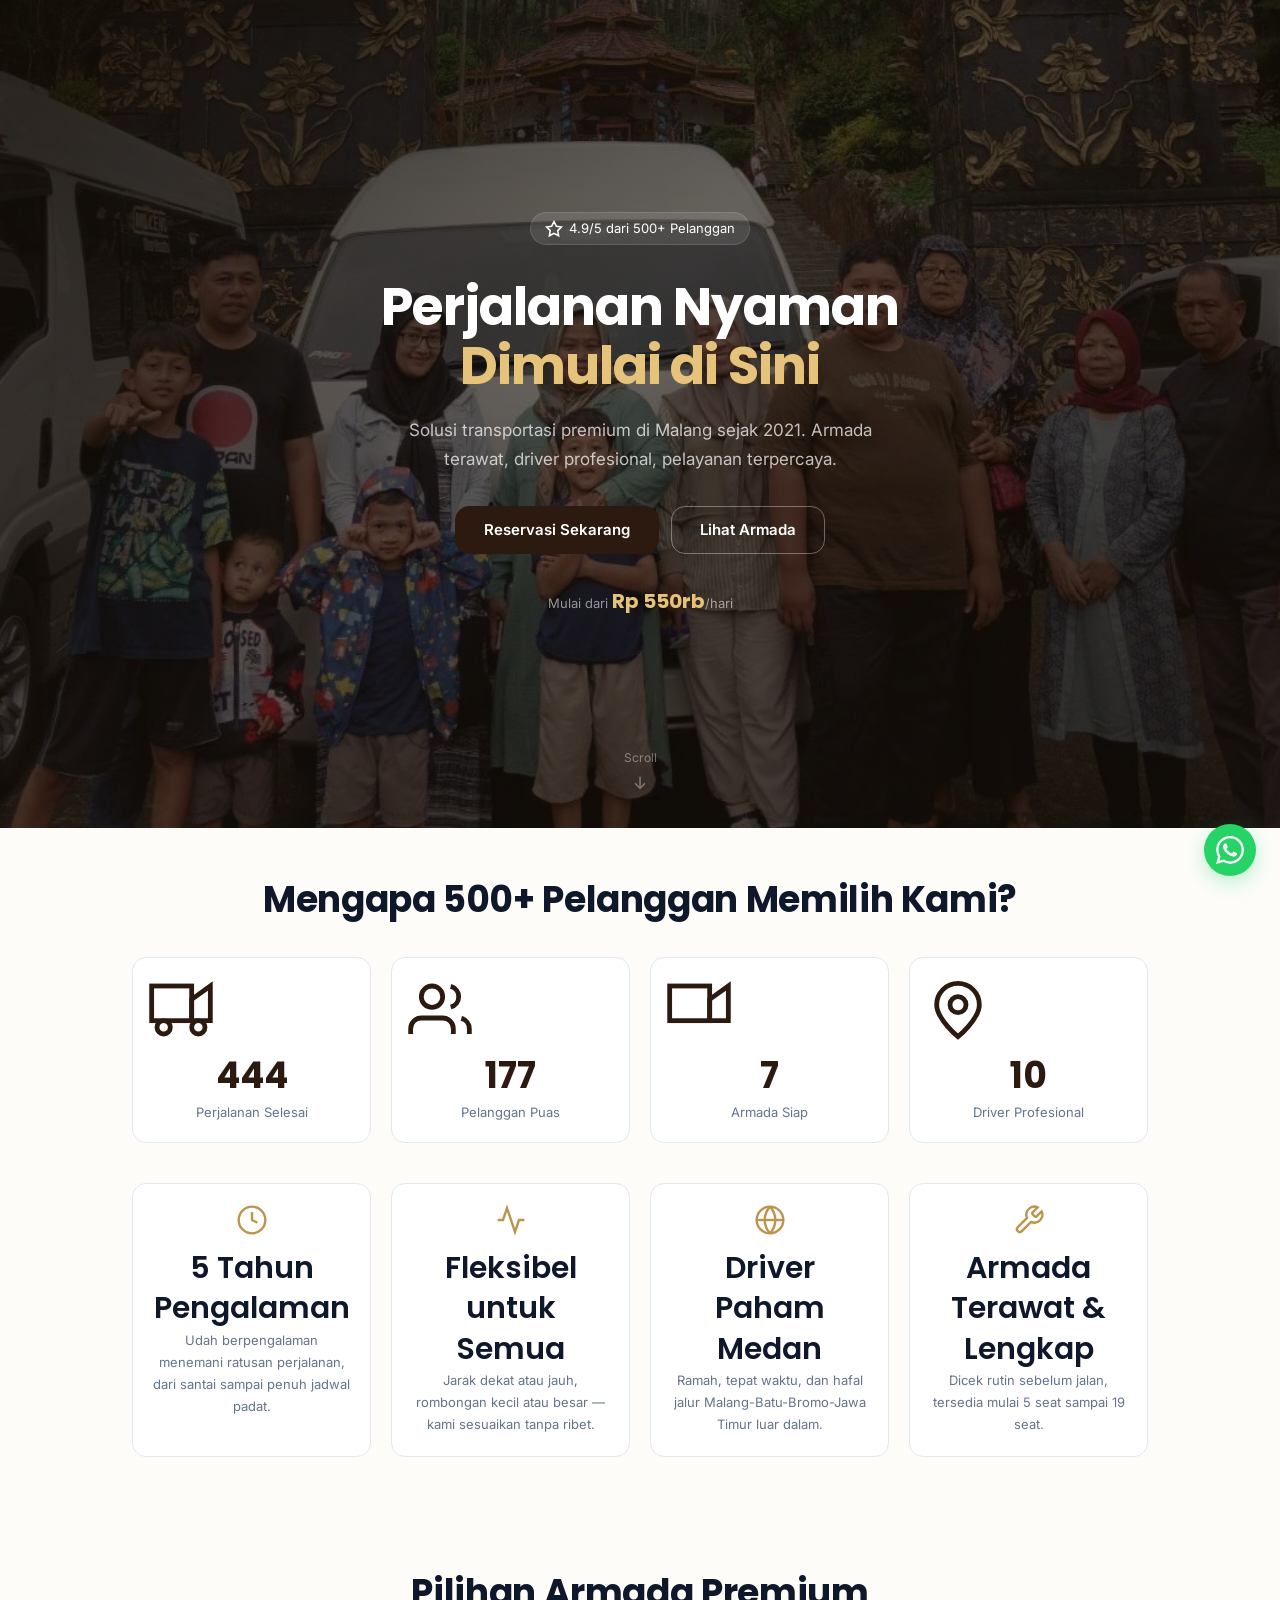
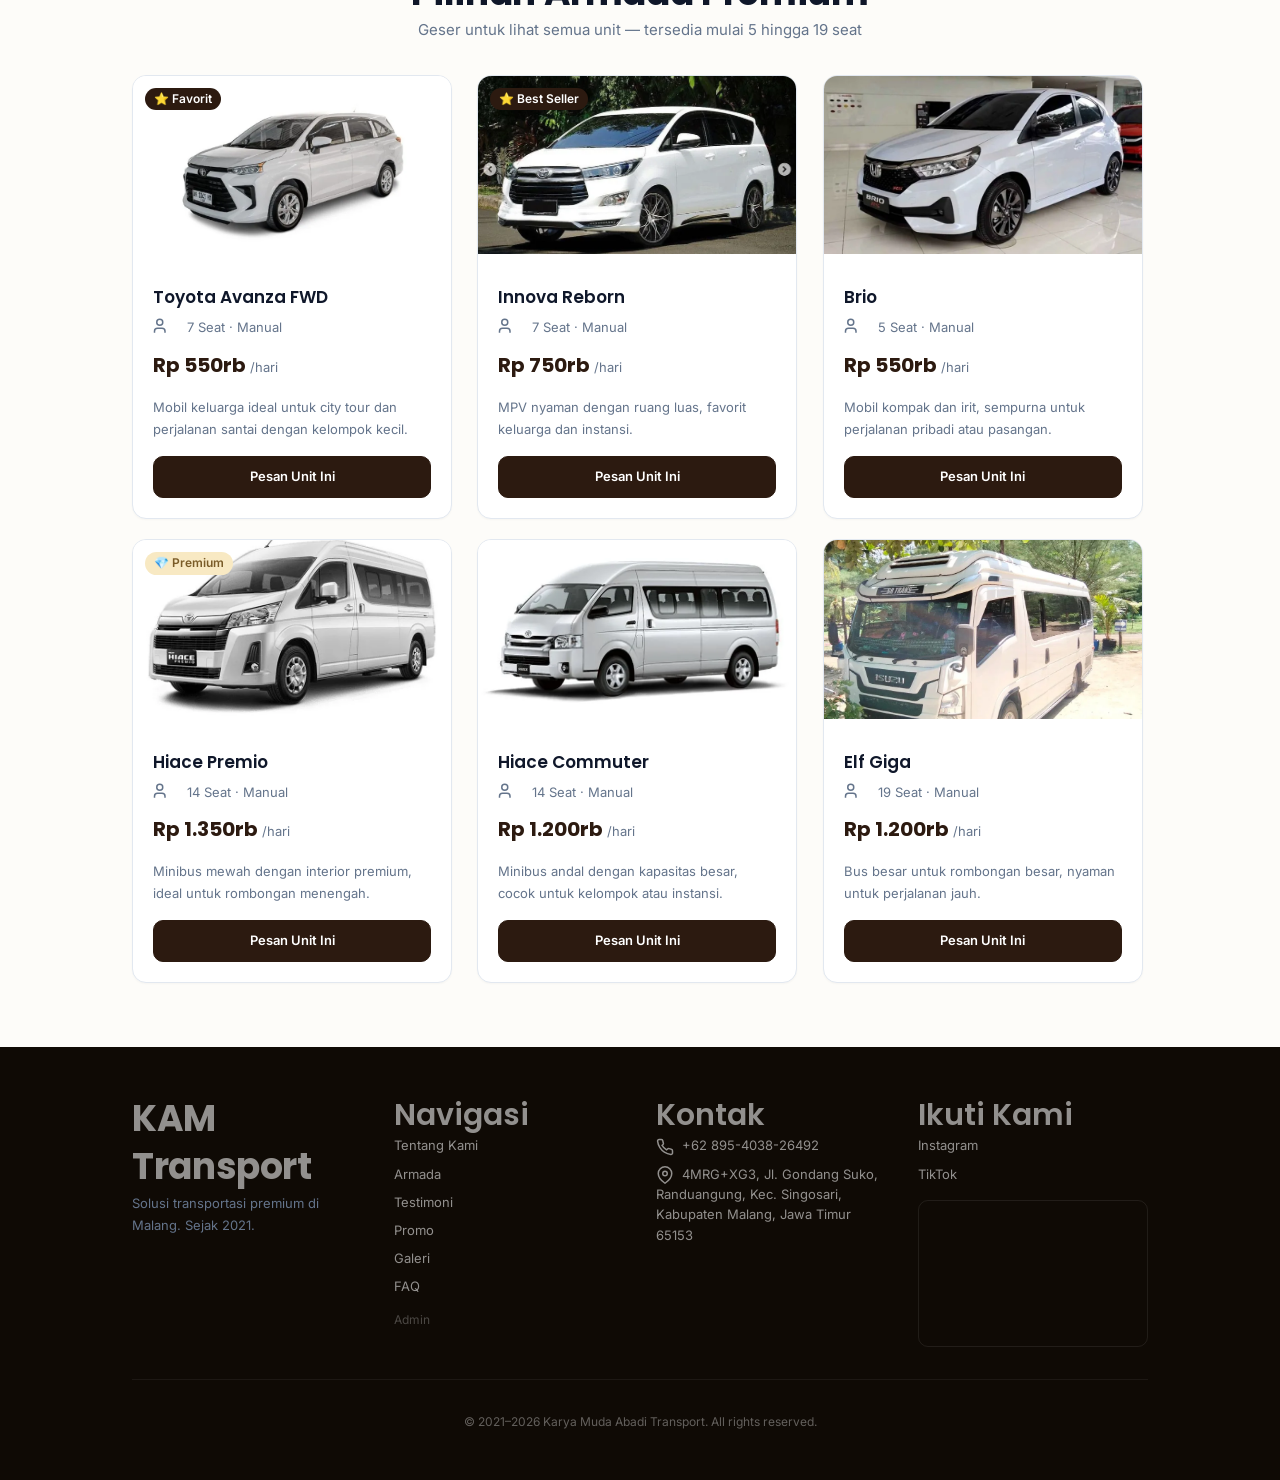
<file: index.html>
<!DOCTYPE html>
<html lang="id">
<head>
<meta charset="UTF-8"/>
<meta name="viewport" content="width=device-width,initial-scale=1.0"/>
<title>KAM Transport — Sewa Kendaraan & Travel Premium Malang</title>
<meta name="description" content="Karya Muda Abadi Transport — Solusi transportasi premium di Malang sejak 2021. Armada lengkap, driver profesional, harga kompetitif."/>
<meta name="keywords" content="sewa mobil malang,travel malang,rental mobil malang,city tour malang,open trip malang"/>
<meta name="author" content="Karya Muda Abadi Transport"/>
<meta name="robots" content="index,follow"/>
<link rel="canonical" href="https://kamtransport.id"/>
<meta property="og:title" content="KAM Transport — Sewa Kendaraan & Travel Premium Malang"/>
<meta property="og:description" content="Solusi transportasi premium di Malang sejak 2021. Armada lengkap, driver profesional."/>
<meta property="og:type" content="website"/>
<meta property="og:url" content="https://kamtransport.id"/>
<meta property="og:image" content="https://kamtransport.id/images/logo.webp"/>
<meta property="og:image:width" content="1200"/>
<meta property="og:image:height" content="630"/>
<meta property="og:locale" content="id_ID"/>
<meta property="og:site_name" content="KAM Transport"/>
<meta name="twitter:card" content="summary_large_image"/>
<meta name="twitter:image" content="https://kamtransport.id/images/logo.webp"/>
<meta name="theme-color" content="#1e1208"/>
<meta http-equiv="X-UA-Compatible" content="IE=edge"/>
<meta http-equiv="X-Content-Type-Options" content="nosniff"/>
<meta http-equiv="Referrer-Policy" content="strict-origin-when-cross-origin"/>
<meta http-equiv="X-Frame-Options" content="SAMEORIGIN"/>
<meta http-equiv="Permissions-Policy" content="geolocation=(), microphone=(), camera=()"/>
<link rel="icon" type="image/webp" href="images/logo.webp"/>
<link rel="apple-touch-icon" href="images/logo.webp"/>

<link rel="preconnect" href="https://fonts.googleapis.com"/>
<link rel="preconnect" href="https://fonts.gstatic.com" crossorigin/>
<link href="https://fonts.googleapis.com/css2?family=Poppins:wght@500;600;700&family=Inter:wght@400;500;600&display=swap" rel="stylesheet"/>

<link rel="stylesheet" href="css/_variables.css"/>
<link rel="stylesheet" href="css/_typography.css"/>
<link rel="stylesheet" href="css/components/_buttons.css"/>
<link rel="stylesheet" href="css/components/_cards.css"/>
<link rel="stylesheet" href="css/components/_modal.css"/>
<link rel="stylesheet" href="css/components/_utilities.css"/>

<script src="js/config.js" type="text/javascript"></script>
<style>
/* ═══════ PAGE LAYOUT ═══════ */

/* ── Header ──────────────── */
.header {
  position:sticky;top:0;z-index:30;
  background:rgba(253,252,249,.88);backdrop-filter:blur(14px);
  border-bottom:1px solid var(--color-border);
}
.header-inner {
  display:flex;align-items:center;justify-content:space-between;
  max-width:var(--container);margin:0 auto;padding:.625rem var(--container-pad);
}
.brand{display:flex;align-items:center;gap:var(--space-3);}
.brand img{width:36px;height:36px;border-radius:50%;object-fit:cover;}
.brand span{font:var(--weight-bold)var(--text-base)var(--font-display);color:var(--color-primary);}
.nav-links{display:flex;gap:var(--space-5);}
.nav-links a{font-size:var(--text-sm);color:var(--color-muted);font-weight:var(--weight-medium);}
.nav-links a:hover{color:var(--color-ink);}
@media(max-width:639px){
  .nav-links{display:none;}
  .header-inner{gap:var(--space-3);}
}

/* ── Hero ───────────────── */
.hero{
  position:relative;min-height:92vh;
  display:flex;align-items:center;
  background:var(--brown-900);overflow:hidden;
}
.hero-bg{position:absolute;inset:0;}
.hero-bg img{width:100%;height:100%;object-fit:cover;object-position:center 25%;opacity:.55;}
.hero-overlay{
  position:absolute;inset:0;
  background:linear-gradient(135deg,
    rgba(15,10,5,.78) 0%,
    rgba(15,10,5,.35) 45%,
    rgba(15,10,5,.65) 100%
  );
}
.hero-content{
  position:relative;max-width:720px;margin:0 auto;
  padding:var(--space-16) var(--container-pad);
  color:var(--white);text-align:center;
}
@media(max-width:767px){.hero{min-height:88vh;}.hero-content{padding:var(--space-10) var(--container-pad);}}
@keyframes heroReveal{from{opacity:0;transform:translateY(20px);}to{opacity:1;transform:translateY(0);}}
.hero-content{animation:heroReveal .8s ease forwards;}
.hero-badge{
  display:inline-flex;align-items:center;gap:.375rem;
  padding:.3125rem .875rem;border-radius:var(--radius-full);
  background:rgba(255,255,255,.1);backdrop-filter:blur(8px);
  border:1px solid rgba(255,255,255,.12);
  font-size:var(--text-sm);margin-bottom:var(--space-8);
}
.hero-title{
  font:var(--weight-bold)clamp(1.875rem,6vw,3.25rem)/var(--leading-tight)var(--font-display);
  letter-spacing:-.02em;margin-bottom:var(--space-5);color:var(--white);
}
.hero-title .highlight{color:var(--color-accent-lt);}
.hero-subtitle{
  font-size:var(--text-base);color:rgba(255,255,255,.72);
  max-width:520px;margin:0 auto var(--space-8);line-height:var(--leading-relaxed);
}
@media(min-width:768px){.hero-subtitle{font-size:var(--text-lg);}}
.hero-cta{display:flex;gap:var(--space-3);justify-content:center;flex-wrap:wrap;}
.hero-cta .btn-outline{color:var(--white);border-color:rgba(255,255,255,.35);}
.hero-cta .btn-outline:hover{background:rgba(255,255,255,.08);border-color:rgba(255,255,255,.6);color:var(--white);}
.price-anchor{margin-top:var(--space-8);font-size:var(--text-sm);color:rgba(255,255,255,.55);}
.price-anchor .amount{font:var(--weight-bold)var(--text-xl)var(--font-display);color:var(--color-accent-lt);}
.scroll-indicator{
  position:absolute;bottom:var(--space-8);left:50%;transform:translateX(-50%);
  display:flex;flex-direction:column;align-items:center;gap:2px;
  color:rgba(255,255,255,.4);font-size:var(--text-xs);
}
@keyframes bounce{0%,20%,50%,80%,100%{transform:translateY(0);}40%{transform:translateY(-6px);}60%{transform:translateY(-3px);}}
.scroll-arrow{animation:bounce 2.2s infinite;font-size:var(--text-lg);}

/* ── Trust ──────────────── */
.trust-grid{display:grid;grid-template-columns:repeat(4,1fr);gap:var(--space-5);margin:var(--space-8)0 var(--space-10);}
@media(max-width:767px){.trust-grid{grid-template-columns:repeat(2,1fr);gap:var(--space-4);margin:var(--space-6)0;}}
.trust-card{text-align:center;padding:var(--space-5)var(--space-4);background:var(--color-surface);border-radius:var(--radius-lg);border:1px solid var(--color-border);transition:all var(--ease-normal);}
.trust-card:hover{transform:translateY(-2px);box-shadow:var(--shadow-md);}
.trust-icon{margin-bottom:var(--space-4);}
.trust-label{font-size:var(--text-sm);color:var(--color-muted);margin-top:var(--space-2);}
.why-grid{display:grid;grid-template-columns:repeat(4,1fr);gap:var(--space-5);margin-top:var(--space-8);}
@media(max-width:767px){.why-grid{grid-template-columns:repeat(2,1fr);gap:var(--space-4);}}
.why-card{padding:var(--space-5);background:var(--color-surface);border-radius:var(--radius-lg);border:1px solid var(--color-border);text-align:center;transition:all var(--ease-normal);}
.why-card:hover{transform:translateY(-2px);box-shadow:var(--shadow-md);border-color:var(--gold-300);}
.why-card h4{font-size:var(--text-base);margin-bottom:var(--space-2);}
.why-card p{font-size:var(--text-sm);margin:0;line-height:var(--leading-relaxed);}
@media(max-width:767px){.why-card{padding:var(--space-4);}}

/* ── About ──────────────── */
.about-grid{display:grid;grid-template-columns:1fr;gap:var(--space-10);align-items:center;}
@media(min-width:900px){.about-grid{grid-template-columns:1fr 1fr;}}
.about-image-wrap{border-radius:var(--radius-xl);overflow:hidden;box-shadow:var(--shadow-lg);aspect-ratio:4/3;}
.about-image-wrap img{width:100%;height:100%;object-fit:cover;}
.uvp{display:flex;gap:var(--space-4);align-items:flex-start;padding:var(--space-5);background:var(--cream-100);border-radius:var(--radius-lg);margin-top:var(--space-6);}
.uvp h4{margin-bottom:.125rem;}
.uvp p{margin:0;font-size:var(--text-sm);color:var(--gray-600);}

/* ── Armada ─────────────── */
.armada-title{font-size:var(--text-lg);margin:var(--space-3)0 var(--space-2);font-weight:var(--weight-semibold);}
.armada-meta{display:flex;gap:var(--space-4);font-size:var(--text-sm);color:var(--color-muted);margin-bottom:var(--space-3);}
.armada-price{display:flex;align-items:baseline;gap:.25rem;margin-bottom:var(--space-4);}
.armada-price .amt{font:var(--weight-bold)var(--text-xl)var(--font-display);color:var(--color-primary);}
.armada-price .per{font-size:var(--text-sm);color:var(--color-muted);}
.armada-desc{font-size:var(--text-sm);color:var(--color-muted);margin-bottom:var(--space-4);line-height:var(--leading-relaxed);}

/* ── Carousel ────────────── */
.carousel {
  display: flex; gap: var(--space-5);
  overflow-x: auto; scroll-snap-type: x mandatory;
  -webkit-overflow-scrolling: touch;
  padding-bottom: var(--space-4);
  scrollbar-width: thin; scrollbar-color: var(--gray-300) transparent;
}
.carousel::-webkit-scrollbar { height: 6px; }
.carousel::-webkit-scrollbar-thumb { background: var(--gray-300); border-radius: 999px; }
.carousel-item { flex: 0 0 320px; scroll-snap-align: start; }
@media (max-width: 767px) {
  .carousel { gap: var(--space-4); }
  .carousel-item { flex: 0 0 280px; }
}
@media (min-width: 900px) {
  .carousel { display: grid; grid-template-columns: repeat(3, 1fr); overflow-x: visible; scroll-snap-type: none; padding-bottom: 0; }
}
.testi-grid{display:grid;grid-template-columns:repeat(3,1fr);gap:var(--space-5);}
@media(max-width:767px){.testi-grid{grid-template-columns:1fr;}}
.testi-card{padding:var(--space-5);background:var(--color-surface);border-radius:var(--radius-lg);border:1px solid var(--color-border);}
.testi-stars{margin-bottom:var(--space-4);}
.testi-quote{font-style:italic;color:var(--gray-700);margin-bottom:var(--space-5);line-height:var(--leading-relaxed);font-size:var(--text-sm);}
.testi-author{font-weight:var(--weight-semibold);font-size:var(--text-sm);}
.testi-role{font-size:var(--text-xs);color:var(--color-muted);}

/* ── Testimoni / Review ────────── */
.review-summary{display:flex;align-items:center;justify-content:center;gap:var(--space-4);padding:var(--space-5);background:var(--cream-100);border-radius:var(--radius-lg);border:1px solid var(--color-border);margin-bottom:var(--space-8);flex-wrap:wrap;}
.review-summary .avg{font:var(--weight-bold)var(--text-3xl)var(--font-display);color:var(--color-primary);line-height:1;}
.review-summary .stars{display:flex;gap:2px;color:var(--color-accent-lt);}
.review-summary .meta{font-size:var(--text-sm);color:var(--color-muted);}
.review-grid{display:grid;grid-template-columns:1fr;gap:var(--space-5);}
@media(min-width:640px){.review-grid{grid-template-columns:repeat(2,1fr);}}
@media(min-width:1024px){.review-grid{grid-template-columns:repeat(3,1fr);}}
.review-card{padding:var(--space-5);background:var(--color-surface);border-radius:var(--radius-lg);border:1px solid var(--color-border);transition:all var(--ease-normal);}
.review-card:hover{transform:translateY(-2px);box-shadow:var(--shadow-md);}
.review-header{display:flex;align-items:center;justify-content:space-between;margin-bottom:var(--space-3);}
.review-author{display:flex;align-items:center;gap:var(--space-3);}
.review-avatar{width:40px;height:40px;border-radius:50%;background:var(--color-primary);color:var(--white);display:flex;align-items:center;justify-content:center;font:var(--weight-bold)var(--text-sm)var(--font-display);flex-shrink:0;}
.review-name{font-weight:var(--weight-semibold);font-size:var(--text-sm);color:var(--color-ink);}
.review-location{font-size:var(--text-xs);color:var(--color-muted);}
.review-verified{display:inline-flex;align-items:center;gap:2px;font-size:var(--text-xs);color:#059669;background:#ecfdf5;border:1px solid #a7f3d0;padding:2px 6px;border-radius:var(--radius-full);}
.review-body{margin:var(--space-3)0 var(--space-4);font-size:var(--text-sm);color:var(--gray-700);line-height:var(--leading-relaxed);}
.review-footer{display:flex;align-items:center;justify-content:space-between;font-size:var(--text-xs);color:var(--color-muted);}
.review-stars{display:flex;gap:2px;color:var(--color-accent-lt);}
.review-empty{text-align:center;padding:var(--space-12) var(--space-6);color:var(--color-muted);}
.review-empty .empty-icon{font-size:var(--text-4xl);margin-bottom:var(--space-4);opacity:.6;}
.review-empty h3{font-size:var(--text-lg);color:var(--color-ink);margin:0 0 var(--space-2);}
.review-empty p{margin:0;font-size:var(--text-sm);}

/* ── Review Form ─────────────── */
.review-submit-wrap{max-width:760px;margin:var(--space-10) auto 0;}
.review-submit-card{padding:var(--space-6);background:var(--color-surface);border-radius:var(--radius-lg);border:1px solid var(--color-border);}
.review-submit-card h3{font:var(--weight-semibold)var(--text-lg)var(--font-display);margin:0 0 var(--space-2);color:var(--color-ink);}
.review-submit-card p{margin:0 0 var(--space-5);font-size:var(--text-sm);color:var(--color-muted);}
.review-form-grid{display:grid;grid-template-columns:1fr;gap:var(--space-4);}
@media(min-width:640px){.review-form-grid{grid-template-columns:repeat(2,1fr);}}
.review-form-group{display:flex;flex-direction:column;gap:var(--space-2);}
.review-form-group.full{grid-column:1/-1;}
.review-form-label{font-size:var(--text-sm);font-weight:var(--weight-medium);color:var(--color-ink);}
.review-form-input,.review-form-textarea,.review-form-select{font:inherit;font-size:var(--text-sm);padding:.625rem .75rem;border-radius:var(--radius-md);border:1px solid var(--color-border);background:var(--white);color:var(--color-ink);outline:none;transition:border-color var(--ease-fast),box-shadow var(--ease-fast);}
.review-form-input:focus,.review-form-textarea:focus,.review-form-select:focus{border-color:var(--color-primary);box-shadow:0 0 0 3px rgba(30,18,8,.08);}
.review-form-textarea{min-height:96px;resize:vertical;}
.review-form-rating{display:flex;gap:6px;align-items:center;}
.review-form-rating button{background:none;border:none;padding:0;cursor:pointer;color:var(--gray-300);transition:color var(--ease-fast),transform var(--ease-fast);}
.review-form-rating button:hover{transform:translateY(-1px);}
.review-form-rating button.active{color:var(--color-accent-lt);}
.review-form-actions{display:flex;gap:var(--space-3);margin-top:var(--space-5);flex-wrap:wrap;}
.review-success{display:none;padding:var(--space-4);background:#ecfdf5;border:1px solid #a7f3d0;border-radius:var(--radius-md);color:#065f46;font-size:var(--text-sm);}
.review-success strong{color:#064e3b;}

/* ── Moderation ─────────────── */
.review-moderation{max-width:960px;margin:var(--space-10) auto 0;padding:var(--space-6);background:rgba(30,18,8,.03);border-radius:var(--radius-lg);border:1px dashed var(--color-border);}
.review-moderation h3{font:var(--weight-semibold)var(--text-lg)var(--font-display);margin:0 0 var(--space-4);color:var(--color-ink);}
.review-moderation-list{display:grid;gap:var(--space-4);}
.review-moderation-item{display:flex;align-items:center;justify-content:space-between;gap:var(--space-4);padding:var(--space-4);background:var(--color-surface);border-radius:var(--radius-md);border:1px solid var(--color-border);}
.review-moderation-info{min-width:0;}
.review-moderation-name{font-weight:var(--weight-semibold);font-size:var(--text-sm);color:var(--color-ink);}
.review-moderation-meta{font-size:var(--text-xs);color:var(--color-muted);margin-top:2px;}
.review-moderation-actions{display:flex;gap:var(--space-2);flex-shrink:0;}
.review-badge{display:inline-flex;align-items:center;padding:2px 8px;border-radius:var(--radius-full);font-size:var(--text-xs);font-weight:var(--weight-medium);}
.review-badge.approved{background:#ecfdf5;color:#065f46;border:1px solid #a7f3d0;}
.review-badge.rejected{background:#fef2f2;color:#991b1b;border:1px solid #fecaca;}
.review-badge.pending{background:#fffbeb;color:#92400e;border:1px solid #fde68a;}
.review-empty-mod{font-size:var(--text-sm);color:var(--color-muted);}

/* ── About Enhancements ──────── */
.about-stats{display:grid;grid-template-columns:repeat(2,1fr);gap:var(--space-3);margin-top:var(--space-5);}
@media(min-width:768px){.about-stats{grid-template-columns:repeat(4,1fr);}}
.about-stat{text-align:center;padding:var(--space-3);border-radius:var(--radius-md);border:1px solid var(--color-border);background:var(--color-surface);}
.about-stat strong{display:block;font:var(--weight-bold) var(--text-xl) var(--font-display);color:var(--color-primary);}
.about-stat span{font-size:var(--text-xs);color:var(--color-muted);}

.value-grid{display:grid;grid-template-columns:1fr;gap:var(--space-3);margin-top:var(--space-5);}
@media(min-width:640px){.value-grid{grid-template-columns:repeat(2,1fr);}}
.value-card{display:flex;gap:var(--space-3);padding:var(--space-4);border-radius:var(--radius-lg);border:1px solid var(--color-border);background:var(--color-surface);}
.value-card .value-icon{flex-shrink:0;width:40px;height:40px;display:flex;align-items:center;justify-content:center;border-radius:var(--radius-md);background:rgba(var(--color-primary-rgb),.08);color:var(--color-accent);}
.value-card h4{font-size:var(--text-sm);margin-bottom:.25rem;}
.value-card p{margin:0;font-size:var(--text-sm);color:var(--gray-700);line-height:var(--leading-relaxed);}

/* ── Contact Form ─────────────── */
.contact-wrap{max-width:720px;margin:0 auto;}
.contact-form{display:grid;gap:var(--space-4);}
.contact-form .form-row{display:grid;grid-template-columns:1fr;gap:var(--space-4);}
@media(min-width:640px){.contact-form .form-row{grid-template-columns:repeat(2,1fr);}}
.contact-success{display:none;padding:var(--space-4);border-radius:var(--radius-lg);background:#ecfdf5;color:#065f46;border:1px solid #a7f3d0;margin-top:var(--space-4);}

/* ── FAQ Enhancement ──────────── */
.faq-tabs{display:flex;flex-wrap:wrap;gap:var(--space-2);justify-content:center;margin-bottom:var(--space-5);}
.faq-tab{padding:.5rem .875rem;border-radius:var(--radius-md);border:1.5px solid var(--color-border);background:var(--color-surface);color:var(--gray-700);font-size:var(--text-sm);cursor:pointer;user-select:none;transition:all var(--ease-fast);}
.faq-tab[aria-pressed="true"]{background:var(--color-primary);color:var(--white);border-color:var(--color-primary);}
.faq-tab .count{margin-left:.35rem;font-size:var(--text-xs);opacity:.75;}

/* ── Gallery ──────────────────── */
.gallery-grid{display:grid;grid-template-columns:1fr;gap:var(--space-4);}
@media(min-width:640px){.gallery-grid{grid-template-columns:repeat(2,1fr);}}
@media(min-width:1024px){.gallery-grid{grid-template-columns:repeat(3,1fr);}}
.gallery-item{border-radius:var(--radius-lg);overflow:hidden;border:1px solid var(--color-border);background:var(--color-surface);}
.gallery-item img{width:100%;height:220px;object-fit:cover;display:block;}
.gallery-item .gallery-caption{padding:var(--space-3) var(--space-4);font-size:var(--text-sm);color:var(--color-muted);}
@media(min-width:768px){.gallery-item img{height:260px;}}

/* ── Promo / News ─────────────── */
.promo-grid{display:grid;grid-template-columns:1fr;gap:var(--space-5);}
@media(min-width:768px){.promo-grid{grid-template-columns:repeat(3,1fr);}}
.promo-card{padding:var(--space-5);background:var(--color-surface);border-radius:var(--radius-lg);border:1px solid var(--color-border);transition:all var(--ease-normal);}
.promo-card:hover{transform:translateY(-2px);box-shadow:var(--shadow-md);border-color:var(--gold-300);}
.promo-card h4{font-size:var(--text-base);margin-bottom:var(--space-2);}
.promo-card p{margin:0;font-size:var(--text-sm);color:var(--gray-700);line-height:var(--leading-relaxed);}
.promo-card .promo-meta{margin-top:var(--space-3);font-size:var(--text-xs);color:var(--color-muted);}

/* ── FAQ ────────────────── */
.faq-wrap{max-width:760px;margin:0 auto;}

/* ── Final CTA ──────────── */
.cta-section{background:var(--brown-800);color:var(--white);padding:var(--space-16)0;text-align:center;}
@media(min-width:768px){.cta-section{padding:var(--space-20)0;}}
.cta-section h2{color:var(--white);}
.cta-section p{color:rgba(255,255,255,.65);max-width:520px;margin:0 auto var(--space-8);font-size:var(--text-base);}

/* ── Footer ─────────────── */
.footer{background:var(--brown-950);color:rgba(255,255,255,.55);padding:var(--space-12)0 var(--space-8);font-size:var(--text-sm);}
.footer-grid{display:grid;grid-template-columns:repeat(4,1fr);gap:var(--space-8);}
@media(max-width:767px){.footer-grid{grid-template-columns:repeat(2,1fr);gap:var(--space-6);}}
.footer-grid h5{color:var(--white);margin-bottom:var(--space-4);font-size:var(--text-sm);}
.footer-grid ul{list-style:none;display:grid;gap:var(--space-2);}
.footer-grid a{transition:color var(--ease-fast);}
.footer-grid a:hover{color:var(--color-accent-lt);}
.footer-bottom{text-align:center;padding-top:var(--space-8);border-top:1px solid rgba(255,255,255,.06);margin-top:var(--space-8);}
@media(max-width:767px){.footer-bottom{margin-top:var(--space-6);padding-top:var(--space-6);}}

/* ── Floating WA ────────── */
.wa-fab{
  position:fixed;right:var(--space-4);bottom:var(--space-4);z-index:35;
  width:52px;height:52px;border-radius:50%;
  background:#25d366;display:flex;align-items:center;justify-content:center;
  box-shadow:0 6px 20px rgba(37,211,102,.3);
  transition:transform var(--ease-out);
}
.wa-fab:hover{transform:scale(1.08);}
@media(min-width:768px){.wa-fab{right:var(--space-6);bottom:var(--space-6);}}
</style>

<script type="application/ld+json">
{"@context":"https://schema.org","@type":"LocalBusiness","name":"Karya Muda Abadi Transport","description":"Sewa mobil & travel premium di Malang. Solusi perjalanan terpercaya sejak 2021.","address":{"@type":"PostalAddress","streetAddress":"Jl. Gondang Suko, Randuangung","addressLocality":"Singosari","addressRegion":"Kabupaten Malang","postalCode":"65153","addressCountry":"ID"},"telephone":"+62895403826492","url":"https://kamtransport.id","priceRange":"Rp 550.000 - Rp 1.350.000","geo":{"@type":"GeoCoordinates","latitude":"-7.85776","longitude":"112.67622"},"sameAs":["https://www.instagram.com/kam_transport","https://www.tiktok.com/@karya_mudaabadi"]}
</script>
</head>
<body>
<a href="#main-content" class="sr-only">Lewati ke konten utama</a>
<main id="main-content">
<section class="hero">
<div class="hero-bg"><picture><source srcset="images/gambar-1-400w.webp 400w, images/gambar-1-800w.webp 800w, images/gambar-1-1200w.webp 1200w" type="image/webp"/><source srcset="images/gambar-1-400w.jpg 400w, images/gambar-1-800w.jpg 800w, images/gambar-1-1200w.jpg 1200w" type="image/jpeg"/><img src="images/gambar-1.webp" alt="Pemandangan perjalanan KAM Transport" width="1200" height="675" loading="eager" fetchpriority="high" decoding="async"/></picture><div class="hero-overlay"></div></div>
<div class="hero-content">
  <div class="hero-badge">
    <svg class="icon-sm" viewBox="0 0 24 24" fill="none" stroke="currentColor" stroke-width="2"><polygon points="12 2 15.09 8.26 22 9.27 17 14.14 18.18 21.02 12 17.77 5.82 21.02 7 14.14 2 9.27 8.91 8.26 12 2"/></svg>
    <span>4.9/5 dari 500+ Pelanggan</span>
  </div>
  <h1 class="hero-title">Perjalanan Nyaman<br/><span class="highlight">Dimulai di Sini</span></h1>
  <p class="hero-subtitle">Solusi transportasi premium di Malang sejak 2021. Armada terawat, driver profesional, pelayanan terpercaya.</p>
  <div class="hero-cta">
    <button class="btn btn-primary btn-lg open-modal">Reservasi Sekarang</button>
    <a href="#armada" class="btn btn-outline btn-lg">Lihat Armada</a>
  </div>
  <div class="price-anchor"><span>Mulai dari </span><span class="amount">Rp 550rb</span><span>/hari</span></div>
</div>
<div class="scroll-indicator"><span>Scroll</span><div class="scroll-arrow">↓</div></div>
</section>

<!-- ═══════════ TRUST ═══════════ -->
<section class="section-sm" id="trust"><div class="container">
<h2 class="text-center reveal">Mengapa 500+ Pelanggan Memilih Kami?</h2>

<div class="trust-grid">
  <div class="trust-card reveal">
    <div class="trust-icon"><svg class="icon-2xl" viewBox="0 0 24 24" fill="none" stroke="var(--color-primary)" stroke-width="1.8"><rect x="1" y="3" width="15" height="13"/><polygon points="16 8 23 3 23 16 16 16"/><circle cx="5.5" cy="18.5" r="2.5"/><circle cx="18.5" cy="18.5" r="2.5"/></svg></div>
    <div class="counter-num" data-target="500">0</div>
    <div class="trust-label">Perjalanan Selesai</div>
  </div>
  <div class="trust-card reveal reveal-delay-1">
    <div class="trust-icon"><svg class="icon-2xl" viewBox="0 0 24 24" fill="none" stroke="var(--color-primary)" stroke-width="1.8"><path d="M17 21v-2a4 4 0 0 0-4-4H5a4 4 0 0 0-4 4v2"/><circle cx="9" cy="7" r="4"/><path d="M23 21v-2a4 4 0 0 0-3-3.87"/><path d="M16 3.13a4 4 0 0 1 0 7.75"/></svg></div>
    <div class="counter-num" data-target="200">0</div>
    <div class="trust-label">Pelanggan Puas</div>
  </div>
  <div class="trust-card reveal reveal-delay-2">
    <div class="trust-icon"><svg class="icon-2xl" viewBox="0 0 24 24" fill="none" stroke="var(--color-primary)" stroke-width="1.8"><rect x="1" y="3" width="15" height="13"/><polygon points="16 8 23 3 23 16 16 16"/></svg></div>
    <div class="counter-num" data-target="8">0</div>
    <div class="trust-label">Armada Siap</div>
  </div>
  <div class="trust-card reveal reveal-delay-3">
    <div class="trust-icon"><svg class="icon-2xl" viewBox="0 0 24 24" fill="none" stroke="var(--color-primary)" stroke-width="1.8"><circle cx="12" cy="10" r="3"/><path d="M12 2a8 8 0 0 0-8 8c0 5.4 8 12 8 12s8-6.6 8-12a8 8 0 0 0-8-8z"/></svg></div>
    <div class="counter-num" data-target="12">0</div>
    <div class="trust-label">Driver Profesional</div>
  </div>
</div>

<div class="why-grid">
  <div class="why-card reveal">
    <svg class="icon-lg" viewBox="0 0 24 24" fill="none" stroke="var(--color-accent)" stroke-width="1.8" style="margin:0 auto var(--space-3);"><circle cx="12" cy="12" r="10"/><polyline points="12 6 12 12 16 14"/></svg>
    <h3>5 Tahun Pengalaman</h3>
    <p>Udah berpengalaman menemani ratusan perjalanan, dari santai sampai penuh jadwal padat.</p>
  </div>
  <div class="why-card reveal reveal-delay-1">
    <svg class="icon-lg" viewBox="0 0 24 24" fill="none" stroke="var(--color-accent)" stroke-width="1.8" style="margin:0 auto var(--space-3);"><path d="M22 12h-4l-3 9L9 3l-3 9H2"/></svg>
    <h3>Fleksibel untuk Semua</h3>
    <p>Jarak dekat atau jauh, rombongan kecil atau besar — kami sesuaikan tanpa ribet.</p>
  </div>
  <div class="why-card reveal reveal-delay-2">
    <svg class="icon-lg" viewBox="0 0 24 24" fill="none" stroke="var(--color-accent)" stroke-width="1.8" style="margin:0 auto var(--space-3);"><circle cx="12" cy="12" r="10"/><path d="M2 12h20"/><path d="M12 2a15.3 15.3 0 0 1 4 10 15.3 15.3 0 0 1-4 10"/><path d="M12 2a15.3 15.3 0 0 0-4 10 15.3 15.3 0 0 0 4 10"/></svg>
    <h3>Driver Paham Medan</h3>
    <p>Ramah, tepat waktu, dan hafal jalur Malang-Batu-Bromo-Jawa Timur luar dalam.</p>
  </div>
  <div class="why-card reveal reveal-delay-3">
    <svg class="icon-lg" viewBox="0 0 24 24" fill="none" stroke="var(--color-accent)" stroke-width="1.8" style="margin:0 auto var(--space-3);"><path d="M14.7 6.3a1 1 0 0 0 0 1.4l1.6 1.6a1 1 0 0 0 1.4 0l3.77-3.77a6 6 0 0 1-7.94 7.94l-6.91 6.91a2.12 2.12 0 0 1-3-3l6.91-6.91a6 6 0 0 1 7.94-7.94l-3.76 3.76z"/></svg>
    <h3>Armada Terawat &amp; Lengkap</h3>
    <p>Dicek rutin sebelum jalan, tersedia mulai 5 seat sampai 19 seat.</p>
  </div>
</div>
</div></section>

<!-- ═══════════ ABOUT ═══════════ -->
<section class="section" id="armada"><div class="container">
<h2 class="text-center reveal">Pilihan Armada Premium</h2>
<p class="text-center reveal reveal-delay-1" style="color:var(--color-muted);margin-bottom:var(--space-8);">Geser untuk lihat semua unit — tersedia mulai 5 hingga 19 seat</p>

<div class="carousel" aria-label="Daftar armada">
  <!-- Avanza -->
  <article class="carousel-item card card-media reveal">
    <span class="badge badge-dark badge-corner">⭐ Favorit</span>
    <picture><source srcset="images/toyota-avanza-fwd-400w.webp 400w, images/toyota-avanza-fwd-800w.webp 800w" type="image/webp"/><source srcset="images/toyota-avanza-fwd-400w.jpg 400w, images/toyota-avanza-fwd-800w.jpg 800w" type="image/jpeg"/><img src="images/toyota-avanza-fwd.webp" alt="Toyota Avanza FWD" width="640" height="360" loading="lazy"/></picture>
    <div class="card-body">
      <h3 class="armada-title">Toyota Avanza FWD</h3>
      <div class="armada-meta"><svg class="icon-sm" viewBox="0 0 24 24" fill="none" stroke="currentColor" stroke-width="2"><path d="M16 21v-2a4 4 0 0 0-4-4H6a4 4 0 0 0-4 4v2"/><circle cx="9" cy="7" r="4"/></svg>7 Seat · Manual</div>
      <div class="armada-price"><span class="amt">Rp 550rb</span><span class="per">/hari</span></div>
      <p class="armada-desc">Mobil keluarga ideal untuk city tour dan perjalanan santai dengan kelompok kecil.</p>
      <button class="btn btn-primary btn-block pesan-btn" data-unit="Toyota Avanza FWD">Pesan Unit Ini</button>
    </div>
  </article>

  <!-- Innova -->
  <article class="carousel-item card card-media reveal reveal-delay-1">
    <span class="badge badge-dark badge-corner">⭐ Best Seller</span>
    <picture><source srcset="images/innova-400w.webp 400w, images/innova-700w.webp 700w" type="image/webp"/><source srcset="images/innova-400w.jpg 400w, images/innova-700w.jpg 700w" type="image/jpeg"/><img src="images/innova.webp" alt="Innova Reborn" width="640" height="360" loading="lazy"/></picture>
    <div class="card-body">
      <h3 class="armada-title">Innova Reborn</h3>
      <div class="armada-meta"><svg class="icon-sm" viewBox="0 0 24 24" fill="none" stroke="currentColor" stroke-width="2"><path d="M16 21v-2a4 4 0 0 0-4-4H6a4 4 0 0 0-4 4v2"/><circle cx="9" cy="7" r="4"/></svg>7 Seat · Manual</div>
      <div class="armada-price"><span class="amt">Rp 750rb</span><span class="per">/hari</span></div>
      <p class="armada-desc">MPV nyaman dengan ruang luas, favorit keluarga dan instansi.</p>
      <button class="btn btn-primary btn-block pesan-btn" data-unit="Innova Reborn">Pesan Unit Ini</button>
    </div>
  </article>

  <!-- Brio -->
  <article class="carousel-item card card-media reveal reveal-delay-2">
    <picture><source srcset="images/brio-400w.webp 400w, images/brio-800w.webp 800w" type="image/webp"/><source srcset="images/brio-400w.jpg 400w, images/brio-800w.jpg 800w" type="image/jpeg"/><img src="images/brio.webp" alt="Brio" width="640" height="360" loading="lazy"/></picture>
    <div class="card-body">
      <h3 class="armada-title">Brio</h3>
      <div class="armada-meta"><svg class="icon-sm" viewBox="0 0 24 24" fill="none" stroke="currentColor" stroke-width="2"><path d="M16 21v-2a4 4 0 0 0-4-4H6a4 4 0 0 0-4 4v2"/><circle cx="9" cy="7" r="4"/></svg>5 Seat · Manual</div>
      <div class="armada-price"><span class="amt">Rp 550rb</span><span class="per">/hari</span></div>
      <p class="armada-desc">Mobil kompak dan irit, sempurna untuk perjalanan pribadi atau pasangan.</p>
      <button class="btn btn-primary btn-block pesan-btn" data-unit="Brio">Pesan Unit Ini</button>
    </div>
  </article>

  <!-- Hiace Premio -->
  <article class="carousel-item card card-media reveal reveal-delay-3">
    <span class="badge badge-gold badge-corner">💎 Premium</span>
    <picture><source srcset="images/hiace-premio-400w.webp 400w, images/hiace-premio-688w.webp 688w" type="image/webp"/><source srcset="images/hiace-premio-400w.jpg 400w, images/hiace-premio-688w.jpg 688w" type="image/jpeg"/><img src="images/hiace-premio.webp" alt="Hiace Premio" width="640" height="360" loading="lazy"/></picture>
    <div class="card-body">
      <h3 class="armada-title">Hiace Premio</h3>
      <div class="armada-meta"><svg class="icon-sm" viewBox="0 0 24 24" fill="none" stroke="currentColor" stroke-width="2"><path d="M16 21v-2a4 4 0 0 0-4-4H6a4 4 0 0 0-4 4v2"/><circle cx="9" cy="7" r="4"/></svg>14 Seat · Manual</div>
      <div class="armada-price"><span class="amt">Rp 1.350rb</span><span class="per">/hari</span></div>
      <p class="armada-desc">Minibus mewah dengan interior premium, ideal untuk rombongan menengah.</p>
      <button class="btn btn-primary btn-block pesan-btn" data-unit="Hiace Premio">Pesan Unit Ini</button>
    </div>
  </article>

  <!-- Hiace Commuter -->
  <article class="carousel-item card card-media reveal">
    <picture><source srcset="images/hiace-commuter-400w.webp 400w, images/hiace-commuter-652w.webp 652w" type="image/webp"/><source srcset="images/hiace-commuter-400w.jpg 400w, images/hiace-commuter-652w.jpg 652w" type="image/jpeg"/><img src="images/hiace-commuter.webp" alt="Hiace Commuter" width="640" height="360" loading="lazy"/></picture>
    <div class="card-body">
      <h3 class="armada-title">Hiace Commuter</h3>
      <div class="armada-meta"><svg class="icon-sm" viewBox="0 0 24 24" fill="none" stroke="currentColor" stroke-width="2"><path d="M16 21v-2a4 4 0 0 0-4-4H6a4 4 0 0 0-4 4v2"/><circle cx="9" cy="7" r="4"/></svg>14 Seat · Manual</div>
      <div class="armada-price"><span class="amt">Rp 1.200rb</span><span class="per">/hari</span></div>
      <p class="armada-desc">Minibus andal dengan kapasitas besar, cocok untuk kelompok atau instansi.</p>
      <button class="btn btn-primary btn-block pesan-btn" data-unit="Hiace Commuter">Pesan Unit Ini</button>
    </div>
  </article>

  <!-- Elf Giga -->
  <article class="carousel-item card card-media reveal">
    <picture><source srcset="images/elf-giga-400w.webp 400w, images/elf-giga-600w.webp 600w, images/elf-giga-900w.webp 900w" type="image/webp"/><source srcset="images/elf-giga-400w.jpg 400w, images/elf-giga-600w.jpg 600w, images/elf-giga-900w.jpg 900w" type="image/jpeg"/><img src="images/elf-giga.webp" alt="Elf Giga" width="640" height="360" loading="lazy"/></picture>
    <div class="card-body">
      <h3 class="armada-title">Elf Giga</h3>
      <div class="armada-meta"><svg class="icon-sm" viewBox="0 0 24 24" fill="none" stroke="currentColor" stroke-width="2"><path d="M16 21v-2a4 4 0 0 0-4-4H6a4 4 0 0 0-4 4v2"/><circle cx="9" cy="7" r="4"/></svg>19 Seat · Manual</div>
      <div class="armada-price"><span class="amt">Rp 1.200rb</span><span class="per">/hari</span></div>
      <p class="armada-desc">Bus besar untuk rombongan besar, nyaman untuk perjalanan jauh.</p>
      <button class="btn btn-primary btn-block pesan-btn" data-unit="Elf Giga">Pesan Unit Ini</button>
    </div>
  </article>
</div>
</div></section>

<!-- ═══════════ GALLERY ═══════════ -->
<!-- cta missing -->
<footer class="footer" id="kontak" role="contentinfo"><div class="container">
<div class="footer-grid">
  <div>
    <h2>KAM Transport</h2>
    <p style="font-size:var(--text-sm);">Solusi transportasi premium di Malang. Sejak 2021.</p>
  </div>
  <div>
    <h3>Navigasi</h3>
    <ul><li><a href="#tentang">Tentang Kami</a></li><li><a href="#armada">Armada</a></li><li><a href="#testimoni">Testimoni</a></li><li><a href="#promo">Promo</a></li><li><a href="#galeri">Galeri</a></li><li><a href="#faq">FAQ</a></li></ul>
    <p style="margin-top:var(--space-3);"><a href="#" id="ownerAccessLink" style="font-size:var(--text-xs);color:rgba(255,255,255,.25);text-decoration:none;" aria-label="Owner access — klik 7 kali">Admin</a></p>
  </div>
  <div>
    <h3>Kontak</h3>
    <ul>
      <li>
        <svg class="icon-sm" viewBox="0 0 24 24" fill="none" stroke="currentColor" stroke-width="2" style="display:inline-block;vertical-align:middle;margin-right:.25rem;"><path d="M22 16.92v3a2 2 0 0 1-2.18 2 19.79 19.79 0 0 1-8.63-3.07 19.5 19.5 0 0 1-6-6 19.79 19.79 0 0 1-3.07-8.67A2 2 0 0 1 4.11 2h3a2 2 0 0 1 2 1.72c.127.96.361 1.903.7 2.81a2 2 0 0 1-.45 2.11L8.09 9.91a16 16 0 0 0 6 6l1.27-1.27a2 2 0 0 1 2.11-.45c.907.339 1.85.573 2.81.7A2 2 0 0 1 22 16.92z"/></svg>
        <a href="https://wa.me/62895403826492" target="_blank" rel="noopener noreferrer">+62 895-4038-26492</a>
      </li>
      <li>
        <svg class="icon-sm" viewBox="0 0 24 24" fill="none" stroke="currentColor" stroke-width="2" style="display:inline-block;vertical-align:middle;margin-right:.25rem;"><path d="M21 10c0 7-9 13-9 13s-9-6-9-13a9 9 0 0 1 18 0z"/><circle cx="12" cy="10" r="3"/></svg>
        <a href="https://maps.google.com/?q=4MRG%2BXG3%2C+Singosari+Malang" target="_blank" rel="noopener noreferrer" style="color:inherit;text-decoration:none;">4MRG+XG3, Jl. Gondang Suko, Randuangung, Kec. Singosari, Kabupaten Malang, Jawa Timur 65153</a>
      </li>
    </ul>
  </div>
  <div>
    <h3>Ikuti Kami</h3>
    <ul>
      <li><a href="https://www.instagram.com/kam_transport" target="_blank" rel="noopener noreferrer">Instagram</a></li>
      <li><a href="https://www.tiktok.com/@karya_mudaabadi" target="_blank" rel="noopener noreferrer">TikTok</a></li>
    </ul>
    <div style="margin-top:var(--space-4);border-radius:var(--radius-md);overflow:hidden;border:1px solid rgba(255,255,255,.08);">
      <iframe title="Lokasi KAM Transport" src="https://www.google.com/maps?q=4MRG%2BXG3+Singosari+Malang&output=embed" width="100%" height="140" style="border:0;" allowfullscreen="" loading="lazy" referrerpolicy="no-referrer"></iframe>
    </div>
  </div>
</div>
<div class="footer-bottom"><p style="font-size:var(--text-xs);color:rgba(255,255,255,.35);">© 2021–2026 Karya Muda Abadi Transport. All rights reserved.</p></div>
</div></footer>

<!-- ═══════════ OWNER PASSWORD MODAL ═══════════ -->
<div id="ownerModalOverlay" class="modal-overlay" aria-hidden="true"><div class="modal" role="dialog" aria-modal="true" aria-labelledby="ownerModalTitle">
<div class="modal-header">
  <h3 id="ownerModalTitle">Owner Access</h3>
  <button class="modal-close" aria-label="Tutup">✕</button>
</div>
<div class="form-group">
  <label class="form-label" for="ownerPassword">Password</label>
  <input class="form-input" id="ownerPassword" type="password" autocomplete="current-password" required placeholder="Masukkan password owner"/>
  <p class="form-helper">Akses owner terbatas untuk moderasi. Jika lupa password, hubungi administrator sistem untuk reset.</p>
</div>
</div></div>

<!-- ═══════════ MODAL ═══════════ -->
<div id="modalOverlay" class="modal-overlay" aria-hidden="true"><div class="modal" role="dialog" aria-modal="true" aria-labelledby="modalTitle">
<div class="modal-header">
  <h3 id="modalTitle">Form Reservasi</h3>
  <button class="modal-close" aria-label="Tutup">✕</button>
</div>
<form id="reservasiForm">
  <div class="form-group">
    <label class="form-label" for="unit">Unit Armada</label>
    <input class="form-input" type="text" id="unit" name="unit" placeholder="Contoh: Innova Reborn" autocomplete="off"/>
    <span class="form-helper">Pilih dari armada atau ketik manual</span>
  </div>
  <div class="form-group">
    <span class="form-label">Kategori Perjalanan</span>
    <div class="radio-group">
      <label class="radio-option"><input type="radio" name="kategori" value="city_tour" checked/>City Tour (Dalam Kota)</label>
      <label class="radio-option"><input type="radio" name="kategori" value="luar_kota"/>Luar Kota</label>
    </div>
    <span class="form-helper">City Tour sudah termasuk BBM. Luar kota ada tambahan biaya BBM sesuai jarak.</span>
  </div>
  <div class="form-group hidden" id="tujuanWrap">
    <label class="form-label" for="tujuan">Tujuan (wajib untuk luar kota)</label>
    <input class="form-input" type="text" id="tujuan" name="tujuan" placeholder="Tujuan anda" autocomplete="off"/>
  </div>
  <div class="form-row">
    <div class="form-group"><label class="form-label" for="tanggal_mulai">Mulai</label><input class="form-input" type="date" id="tanggal_mulai" name="tanggal_mulai" required/></div>
    <div class="form-group"><label class="form-label" for="tanggal_selesai">Selesai</label><input class="form-input" type="date" id="tanggal_selesai" name="tanggal_selesai" required/></div>
  </div>
  <div class="form-group">
    <label class="form-label" for="nama">Nama Pemesan</label>
    <input class="form-input" type="text" id="nama" name="nama" placeholder="Nama lengkap" required/>
  </div>
  <button type="submit" class="btn btn-wa btn-block btn-lg">Kirim via WhatsApp</button>
  <p class="form-helper" style="margin-top:var(--space-4);">Harga sudah termasuk mobil, supir, dan BBM untuk dalam kota. Luar kota ada tambahan biaya BBM sesuai jarak.</p>
</form>
</div></div>

<!-- ═══════════ FLOATING WA ═══════════ -->
<a class="wa-fab" href="https://wa.me/62895403826492?text=Halo%2C%20saya%20ingin%20bertanya%20tentang%20layanan%20KAM%20Transport." target="_blank" rel="noopener noreferrer" aria-label="Chat WhatsApp">
  <svg width="28" height="28" viewBox="0 0 24 24" fill="white"><path d="M17.472 14.382c-.297-.149-1.758-.867-2.03-.967-.273-.099-.471-.148-.67.15-.197.297-.767.966-.94 1.164-.173.199-.347.223-.644.075-.297-.15-1.255-.463-2.39-1.475-.883-.788-1.48-1.761-1.653-2.059-.173-.297-.018-.458.13-.606.134-.133.298-.347.446-.52.149-.174.198-.298.298-.497.099-.198.05-.371-.025-.52-.075-.149-.669-1.612-.916-2.207-.242-.579-.487-.5-.669-.51-.173-.008-.371-.01-.57-.01-.198 0-.52.074-.792.372-.272.297-1.04 1.016-1.04 2.479 0 1.462 1.065 2.875 1.213 3.074.149.198 2.096 3.2 5.077 4.487.709.306 1.262.489 1.694.625.712.227 1.36.195 1.871.118.571-.085 1.758-.719 2.006-1.413.248-.694.248-1.289.173-1.413-.074-.124-.272-.198-.57-.347m-5.421 7.403h-.004a9.87 9.87 0 0 1-5.031-1.378l-.361-.214-3.741.982.998-3.648-.235-.374a9.86 9.86 0 0 1-1.51-5.26c.001-5.45 4.436-9.884 9.888-9.884 2.64 0 5.122 1.03 6.988 2.898a9.825 9.825 0 0 1 2.893 6.994c-.003 5.45-4.437 9.884-9.885 9.884m8.413-18.297A11.815 11.815 0 0 0 12.05 0C5.495 0 .16 5.335.157 11.892c0 2.096.547 4.142 1.588 5.945L.057 24l6.305-1.654a11.882 11.882 0 0 0 5.683 1.448h.005c6.554 0 11.89-5.335 11.893-11.893a11.821 11.821 0 0 0-3.48-8.413z"/></svg>
</a>

<!-- ═══════════ JS ═══════════ -->
<script>
const WA='62895403826492';
const modal=document.getElementById('modalOverlay');
const unitInput=document.getElementById('unit');

/* ── Date min ──────────────── */
(function(){
  const today=new Date().toISOString().slice(0,10);
  document.getElementById('tanggal_mulai').min=today;
  document.getElementById('tanggal_selesai').min=today;
})();

/* ── Modal ──────────────────── */
function openModal(unit=''){
  modal.classList.add('open');modal.setAttribute('aria-hidden','false');
  unitInput.value=unit||'';document.body.style.overflow='hidden';
}
function closeModal(){
  modal.classList.remove('open');modal.setAttribute('aria-hidden','true');
  document.body.style.overflow='';
}
document.querySelectorAll('.open-modal').forEach(el=>el.addEventListener('click',()=>openModal('')));
document.querySelectorAll('.pesan-btn').forEach(btn=>btn.addEventListener('click',()=>openModal(btn.dataset.unit||'')));
document.querySelector('.modal-close').addEventListener('click',closeModal);
modal.addEventListener('click',e=>{if(e.target===modal)closeModal();});
document.addEventListener('keydown',e=>{if(e.key==='Escape')closeModal();});

/* ── Radio ──────────────────── */
document.querySelectorAll('input[name="kategori"]').forEach(r=>r.addEventListener('change',()=>{
  const isLuar=document.querySelector('input[name="kategori"]:checked').value==='luar_kota';
  document.getElementById('tujuanWrap').classList.toggle('hidden',!isLuar);
  document.getElementById('tujuan').required=isLuar;
}));

/* ── Submit ─────────────────── */
document.getElementById('reservasiForm').addEventListener('submit',e=>{
  e.preventDefault();
  const d=new FormData(e.target);
  const unit=d.get('unit').trim(),kat=d.get('kategori'),tujuan=d.get('tujuan').trim();
  const mulai=d.get('tanggal_mulai'),selesai=d.get('tanggal_selesai'),nama=d.get('nama').trim();
  if(!unit||!mulai||!selesai||!nama)return alert('Lengkapi: Unit, Tanggal, dan Nama.');
  if(kat==='luar_kota'&&!tujuan)return alert('Tujuan wajib untuk Luar Kota.');
  let txt='Halo, saya mau reservasi '+unit;
  txt+=kat==='city_tour'?' (City Tour - Dalam Kota Malang)':' (Luar Kota Malang - tujuan: '+tujuan+')';
  txt+=' untuk tanggal '+mulai+' - '+selesai+', atas nama '+nama+'.';
  if(kat==='luar_kota')txt+=' Mohon info total biaya termasuk BBM tambahan.';
  window.open('https://wa.me/'+WA+'?text='+encodeURIComponent(txt),'_blank');
});

/* ── Accordion ──────────────── */
document.querySelectorAll('.accordion-trigger').forEach(btn=>{btn.addEventListener('click',()=>{
  const item=btn.closest('.accordion-item'),panel=item.querySelector('.accordion-panel');
  const open=item.classList.contains('open');
  document.querySelectorAll('.accordion-item.open').forEach(i=>{i.classList.remove('open');i.querySelector('.accordion-trigger').setAttribute('aria-expanded','false');i.querySelector('.accordion-panel').style.maxHeight='0';});
  if(!open){item.classList.add('open');btn.setAttribute('aria-expanded','true');panel.style.maxHeight=panel.scrollHeight+'px';}
});});

/* ── Counter ────────────────── */
function animateCounters(){
  document.querySelectorAll('.counter-num:not(.counted)').forEach(el=>{
    const target=parseInt(el.dataset.target)||0;
    const duration=1800,start=Date.now();el.classList.add('counted');
    (function tick(){
      const p=Math.min((Date.now()-start)/duration,1);
      const eased=1-Math.pow(1-p,3);
      el.textContent=p<1?Math.floor(eased*target):target+'+';
      if(p<1)requestAnimationFrame(tick);
    })();
  });
}

/* ── Reveal ─────────────────── */
const revObs=new IntersectionObserver(entries=>{entries.forEach(e=>{if(e.isIntersecting){e.target.classList.add('visible');revObs.unobserve(e.target);}});},{threshold:.1,rootMargin:'0px 0px -40px 0px'});
document.querySelectorAll('.reveal').forEach(el=>revObs.observe(el));

const statsObs=new IntersectionObserver((entries,obs)=>{entries.forEach(e=>{if(e.isIntersecting){animateCounters();obs.unobserve(e.target);}});},{threshold:.3});
const statsEl=document.querySelector('.trust-grid');if(statsEl)statsObs.observe(statsEl);

/* ── Reviews ─────────────────── */
const reviewSeed=[
  {id:1,name:"Bpk. Ahmad",rating:5,comment:"Pelayanannya sangat memuaskan. Driver ramah dan tahu jalur wisata di Malang. Pastinya akan pakai lagi!",date:"2026-06-12",location:"Surabaya",verified:true},
  {id:2,name:"Ibu Rina",rating:5,comment:"Sewa Innova untuk liburan keluarga. Mobil bersih, driver sopan, harga terjangkau. Anak-anak senang!",date:"2026-05-28",location:"Jakarta",verified:true},
  {id:3,name:"Mas Budi",rating:5,comment:"Sudah beberapa kali pakai jasa KAM Transport untuk kebutuhan dinas. Selalu tepat waktu dan profesional.",date:"2026-05-15",location:"Malang",verified:true},
  {id:4,name:"Ibu Sari",rating:4,comment:"Perjalanan ke Bromo sangat nyaman. Hanya sedikit keterlambatan karena cuaca, tapi tetap aman dan terorganisir.",date:"2026-04-30",location:"Bandung",verified:true},
  {id:5,name:"Pak Andi",rating:5,comment:"Armada terawat dan harga transparan. Tidak ada biaya tersembunyi. Recommended untuk rombongan kantor.",date:"2026-04-18",location:"Surabaya",verified:false},
  {id:6,name:"Ibu Dewi",rating:5,comment:"Driver friendly dan ramah. Perjalanan ke Pasuruan lancar tanpa hambatan. Pasti repeat order!",date:"2026-03-22",location:"Malang",verified:true},
  {id:7,name:"Mas Rizki",rating:4,comment:"Pelayanan oke, kendaraan bersih. Cuma harap bisa tambah opsi pembayaran non-tunai di loket.",date:"2026-03-05",location:"Jakarta",verified:true},
  {id:8,name:"Ibu Melati",rating:5,comment:"Liburan keluarga ke Jatim Park jadi lebih berkesan. Driver sabar menunggu dan selalu membantu.",date:"2026-02-14",location:"Surabaya",verified:true}
];

function lsKey(k){return 'kam-review-'+k;}
function loadReviews(){
  try{
    const raw=localStorage.getItem(lsKey('queue'));return raw?JSON.parse(raw):[];
  }catch{return[];}
}
function saveReviews(list){localStorage.setItem(lsKey('queue'),JSON.stringify(list));}
function loadSettings(){try{const raw=localStorage.getItem(lsKey('settings'));return raw?JSON.parse(raw):{passwordHash: (window.KAM_CONFIG&&window.KAM_CONFIG.ownerPasswordHash)||''};}catch{return{passwordHash:(window.KAM_CONFIG&&window.KAM_CONFIG.ownerPasswordHash)||''};}}
function saveSettings(s){localStorage.setItem(lsKey('settings'),JSON.stringify(s));}
function fmtDate(s){const d=new Date(s+'T00:00:00');return d.toLocaleDateString('id-ID',{day:'numeric',month:'long',year:'numeric'});}
function stars(n){let h='';for(let i=1;i<=5;i++){h+=`<svg class="icon-sm" viewBox="0 0 24 24" ${i<=n?'fill="var(--color-accent-lt)" stroke="var(--color-accent)" stroke-width="1.5"':'fill="none" stroke="var(--gray-300)" stroke-width="1.5"'}><polygon points="12 2 15.09 8.26 22 9.27 17 14.14 18.18 21.02 12 17.77 5.82 21.02 7 14.14 2 9.27 8.91 8.26 12 2"/></svg>`;}return h;}

function buildCard(r){
  return `<article class="review-card reveal" role="listitem">
    <div class="review-header">
      <div class="review-author">
        <div class="review-avatar" aria-hidden="true">${(r.name||'').charAt(0)||'?'}</div>
        <div>
          <div class="review-name">${r.name||'Pelanggan'}</div>
          <div class="review-location">${[r.location].filter(Boolean).join(', ')}</div>
        </div>
      </div>
      ${r.verified?'<span class="review-verified">✔ Terverifikasi</span>':''}
    </div>
    <div class="review-stars" aria-label="Rating ${r.rating} dari 5">${stars(r.rating||0)}</div>
    <p class="review-body">${r.comment||''}</p>
    <div class="review-footer">
      <span>${fmtDate(r.date)}</span>
      <span>Rating ${r.rating}/5</span>
    </div>
  </article>`;
}
function renderReviews(){
  const grid=document.getElementById('reviewGrid');
  const empty=document.getElementById('reviewEmpty');
  const summary=document.getElementById('reviewSummary');
  if(!grid)return;
  const queue=loadReviews().filter(r=>r.status==='approved');
  const all=[...reviewSeed,...queue];
  if(!all.length){if(summary)summary.hidden=true;grid.hidden=true;if(empty)empty.hidden=false;return;}
  if(summary)summary.hidden=false;grid.hidden=false;if(empty)empty.hidden=true;
  const avg=all.reduce((a,b)=>a+(b.rating||0),0)/all.length;
  const avgEl=document.getElementById('avgRating');if(avgEl)avgEl.textContent=avg.toFixed(1);
  const meta=document.getElementById('reviewMeta');if(meta)meta.textContent=`${all.length} ulasan`;
  const avgStars=document.getElementById('avgStars');if(avgStars)avgStars.innerHTML=stars(Math.round(avg));
  grid.innerHTML=all.map(buildCard).join('');
  if('IntersectionObserver' in window){const obs=new IntersectionObserver(entries=>{entries.forEach(e=>{if(e.isIntersecting){e.target.classList.add('visible');obs.unobserve(e.target);}});},{threshold:.1,rootMargin:'0px 0px -30px 0px'});grid.querySelectorAll('.reveal').forEach(el=>obs.observe(el));}else{grid.querySelectorAll('.reveal').forEach(el=>el.classList.add('visible'));}
}

/* ── Review Submit ───────────── */
const ratingInput=document.getElementById('reviewRatingInput');
const ratingValue=document.getElementById('reviewRatingValue');
let currentRating=0;
ratingInput.querySelectorAll('button').forEach(btn=>{btn.addEventListener('click',()=>{
  currentRating=parseInt(btn.dataset.value||'0');ratingValue.value=currentRating;
  ratingInput.querySelectorAll('button').forEach(b=>b.classList.toggle('active',parseInt(b.dataset.value||'0')<=currentRating));
});});
document.getElementById('reviewSubmitForm').addEventListener('submit',e=>{
  e.preventDefault();
  const name=document.getElementById('reviewName').value.trim();
  const location=document.getElementById('reviewLocation').value.trim();
  const comment=document.getElementById('reviewComment').value.trim();
  const rating=parseInt(ratingValue.value||'0');
  if(!name||!location||!rating||!comment)return alert('Lengkapi: Nama, Kota, Rating, dan Review.');
  const queue=loadReviews();
  queue.unshift({id:Date.now(),name,rating,comment,date:new Date().toISOString().slice(0,10),location,status:'pending',verified:false});
  saveReviews(queue);
  e.target.reset();ratingValue.value='0';currentRating=0;ratingInput.querySelectorAll('button').forEach(b=>b.classList.remove('active'));
  const success=document.getElementById('reviewSuccess');if(success){success.style.display='block';setTimeout(()=>{success.style.display='none';},4000);}
  renderModeration();
});
document.getElementById('reviewResetBtn').addEventListener('click',()=>{
  document.getElementById('reviewSubmitForm').reset();ratingValue.value='0';currentRating=0;ratingInput.querySelectorAll('button').forEach(b=>b.classList.remove('active'));
});

/* ── Owner Moderation ────────── */
const ownerPanel=document.getElementById('ownerPanel');
const ownerOverlay=document.getElementById('ownerModalOverlay');
const ownerPassword=document.getElementById('ownerPassword');
const ownerLink=document.getElementById('ownerAccessLink');
function openOwner(){ownerOverlay.classList.add('open');ownerOverlay.setAttribute('aria-hidden','false');ownerPassword.value='';document.body.style.overflow='hidden';}
function closeOwner(){ownerOverlay.classList.remove('open');ownerOverlay.setAttribute('aria-hidden','true');document.body.style.overflow='';}
if(ownerLink){let ownerClicks=0, ownerTimer=null;ownerLink.addEventListener('click',e=>{e.preventDefault();ownerClicks++;ownerLink.style.color='rgba(255,255,255,.55)';if(ownerTimer)clearTimeout(ownerTimer);ownerTimer=setTimeout(()=>{ownerClicks=0;ownerLink.style.color='rgba(255,255,255,.25)';},1500);if(ownerClicks>=7){ownerClicks=0;clearTimeout(ownerTimer);ownerLink.style.color='rgba(255,255,255,.25)';openOwner();}});}
document.querySelector('#ownerModalOverlay .modal-close').addEventListener('click',closeOwner);
ownerOverlay.addEventListener('click',e=>{if(e.target===ownerOverlay)closeOwner();});
document.addEventListener('keydown',e=>{if(e.key==='Escape')closeOwner();});
ownerPassword.addEventListener('keydown',async e=>{if(e.key==='Enter'){
  const settings=loadSettings();
  let hash='';
  try{const buf=await crypto.subtle.digest('SHA-256',new TextEncoder().encode(ownerPassword.value));hash=Array.from(new Uint8Array(buf)).map(b=>b.toString(16).padStart(2,'0')).join('');}catch{}
  if(hash===settings.passwordHash||ownerPassword.value===settings.password){closeOwner();ownerPanel.hidden=false;renderModeration();}
  else{alert('Password salah.');ownerPassword.value='';}
}});
function renderModeration(){
  const list=document.getElementById('moderationList');
  const empty=document.getElementById('moderationEmpty');
  const queue=loadReviews().filter(r=>r.status==='pending');
  if(!list)return;
  if(!queue.length){list.innerHTML='';if(empty)empty.hidden=false;return;}
  if(empty)empty.hidden=true;
  list.innerHTML=queue.map(r=>`<div class="review-moderation-item" data-id="${r.id}">
    <div class="review-moderation-info">
      <div class="review-moderation-name">${r.name||'Pelanggan'} · ${[r.location].filter(Boolean).join(', ')}</div>
      <div class="review-moderation-meta">${fmtDate(r.date)} · Rating ${r.rating}/5</div>
      <div style="font-size:var(--text-xs);color:var(--color-muted);margin-top:4px;">${(r.comment||'').slice(0,140)}${(r.comment||'').length>140?'...':''}</div>
    </div>
    <div class="review-moderation-actions">
      <span class="review-badge pending">Menunggu</span>
      <button class="btn btn-primary btn-sm mod-approve">Setujui</button>
      <button class="btn btn-outline btn-sm mod-reject">Tolak</button>
      <button class="btn btn-outline btn-sm mod-hapus">Hapus</button>
    </div>
  </div>`).join('');
  list.querySelectorAll('.mod-approve').forEach(btn=>btn.addEventListener('click',()=>{
    const id=parseInt(btn.closest('.review-moderation-item').dataset.id);
    const items=loadReviews();const it=items.find(x=>x.id===id);if(it){it.status='approved';saveReviews(items);renderModeration();renderReviews();}
  }));
  list.querySelectorAll('.mod-reject').forEach(btn=>btn.addEventListener('click',()=>{
    const id=parseInt(btn.closest('.review-moderation-item').dataset.id);
    const items=loadReviews();const it=items.find(x=>x.id===id);if(it){it.status='rejected';saveReviews(items);renderModeration();}
  }));
  list.querySelectorAll('.mod-hapus').forEach(btn=>btn.addEventListener('click',()=>{
    const id=parseInt(btn.closest('.review-moderation-item').dataset.id);
    saveReviews(loadReviews().filter(x=>x.id!==id));renderModeration();
  }));
}
document.addEventListener('DOMContentLoaded',()=>{renderReviews();renderModeration();});
</script>

</main>

<script>
(function(){
  const toggle=document.querySelector('.mobile-toggle');
  const nav=document.querySelector('.nav-links');
  if(!toggle||!nav)return;
  toggle.addEventListener('click',()=>{
    const open=nav.classList.toggle('open');
    toggle.setAttribute('aria-expanded',open?'true':'false');
    toggle.textContent=open?'✕':'☰';
  });
  nav.querySelectorAll('a').forEach(a=>a.addEventListener('click',()=>{
    nav.classList.remove('open');toggle.setAttribute('aria-expanded','false');toggle.textContent='☰';
  }));
})();
</script>
</body>
</html>
</file>
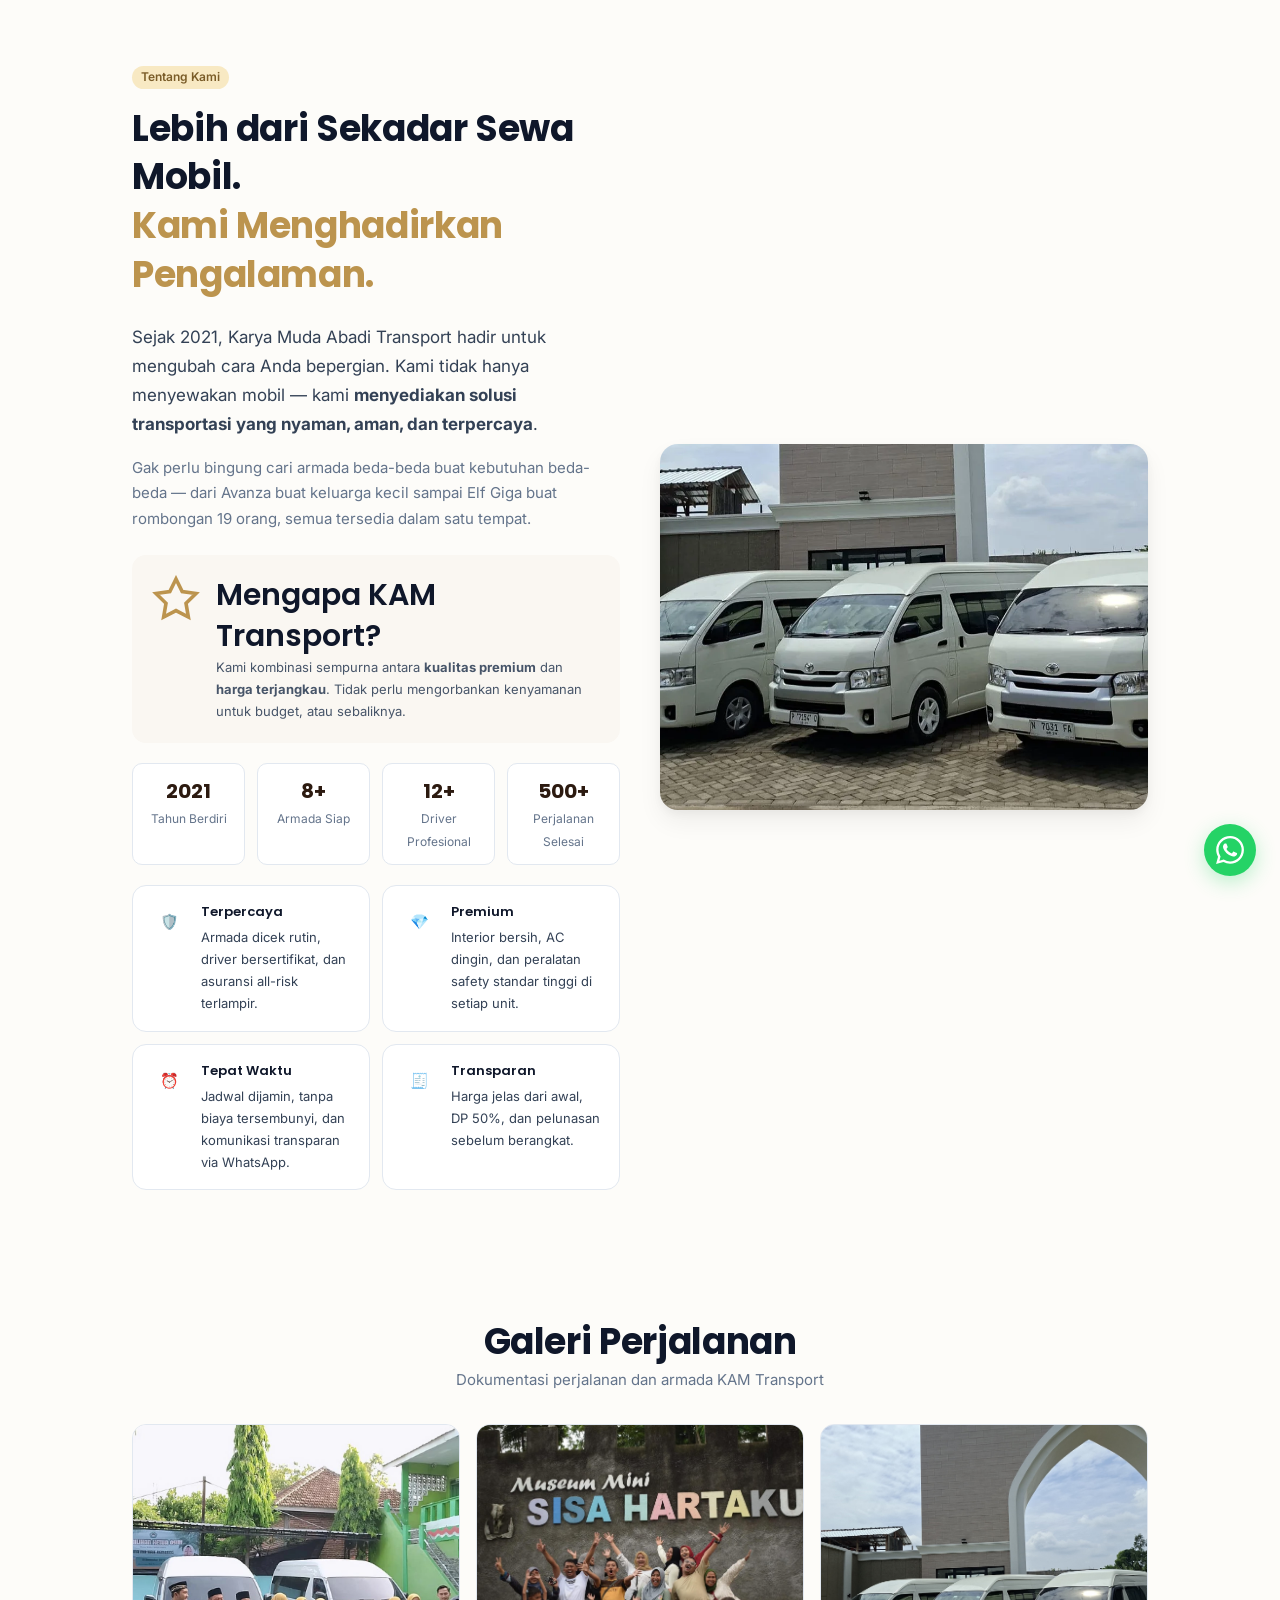
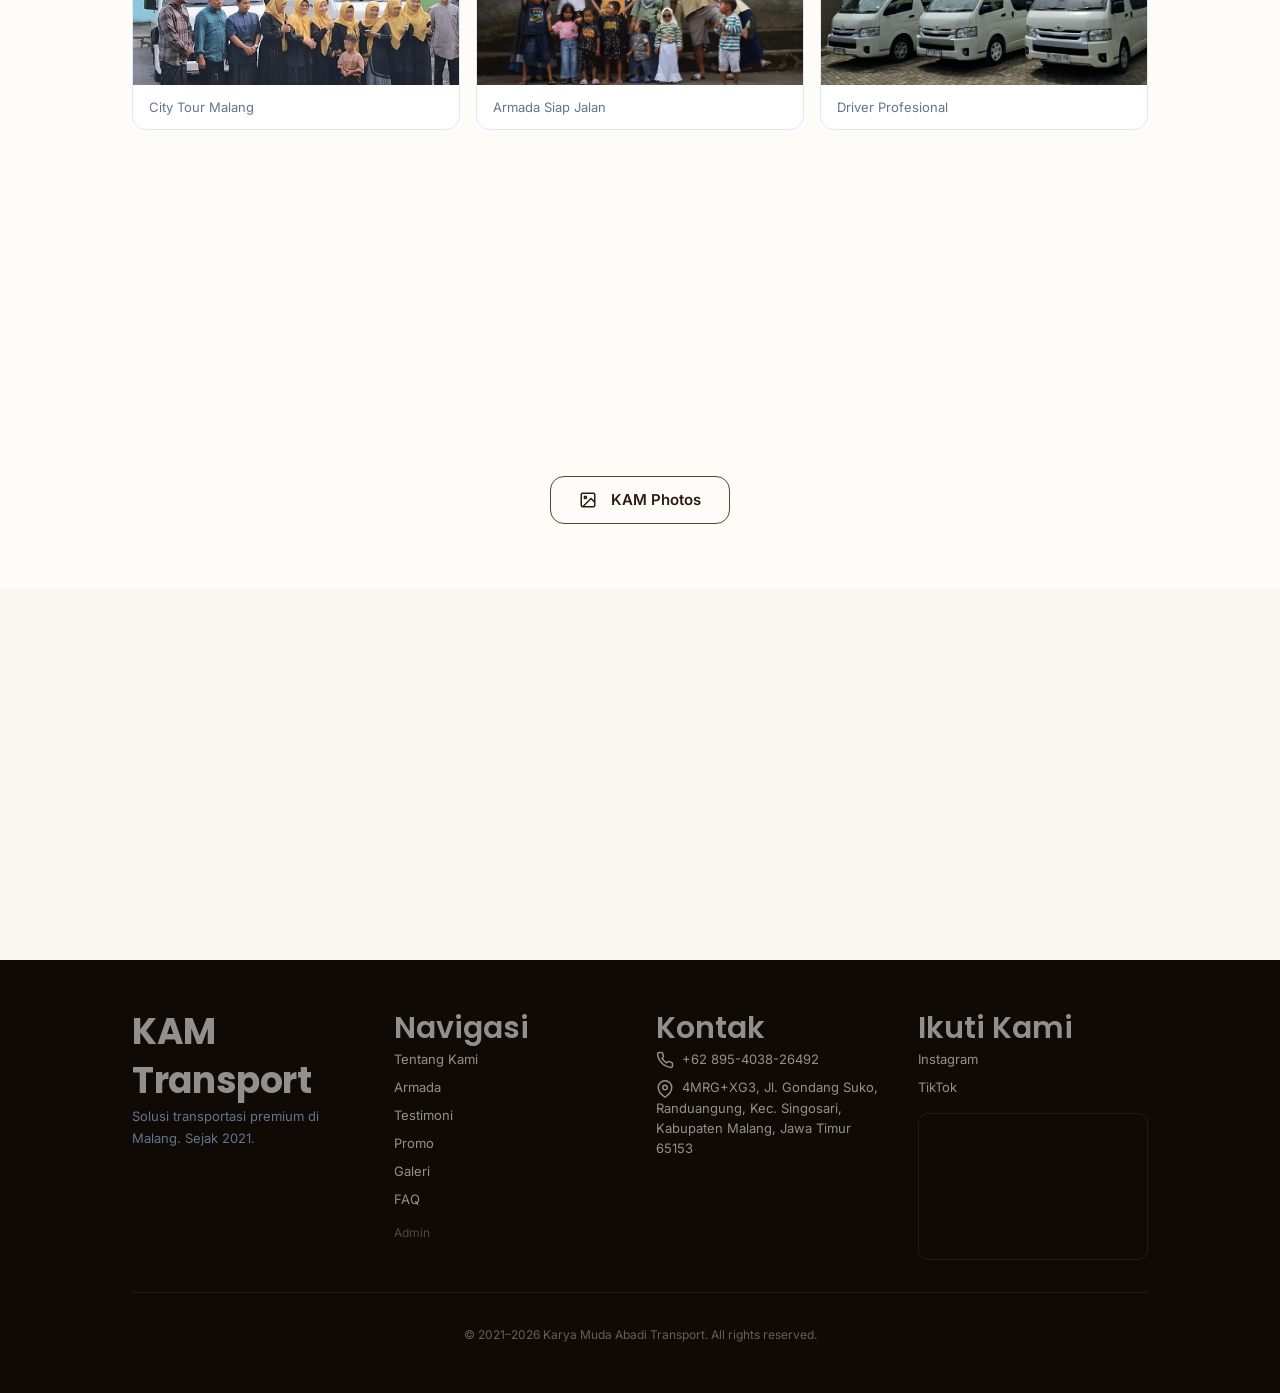
<file: about.html>
<!DOCTYPE html>
<html lang="id">
<head>
<meta charset="UTF-8"/>
<meta name="viewport" content="width=device-width,initial-scale=1.0"/>
<title>KAM Transport — Sewa Kendaraan & Travel Premium Malang</title>
<meta name="description" content="Karya Muda Abadi Transport — Solusi transportasi premium di Malang sejak 2021. Armada lengkap, driver profesional, harga kompetitif."/>
<meta name="keywords" content="sewa mobil malang,travel malang,rental mobil malang,city tour malang,open trip malang"/>
<meta name="author" content="Karya Muda Abadi Transport"/>
<meta name="robots" content="index,follow"/>
<link rel="canonical" href="https://kamtransport.id"/>
<meta property="og:title" content="KAM Transport — Sewa Kendaraan & Travel Premium Malang"/>
<meta property="og:description" content="Solusi transportasi premium di Malang sejak 2021. Armada lengkap, driver profesional."/>
<meta property="og:type" content="website"/>
<meta property="og:url" content="https://kamtransport.id"/>
<meta property="og:image" content="https://kamtransport.id/images/logo.webp"/>
<meta property="og:image:width" content="1200"/>
<meta property="og:image:height" content="630"/>
<meta property="og:locale" content="id_ID"/>
<meta property="og:site_name" content="KAM Transport"/>
<meta name="twitter:card" content="summary_large_image"/>
<meta name="twitter:image" content="https://kamtransport.id/images/logo.webp"/>
<meta name="theme-color" content="#1e1208"/>
<meta http-equiv="X-UA-Compatible" content="IE=edge"/>
<meta http-equiv="X-Content-Type-Options" content="nosniff"/>
<meta http-equiv="Referrer-Policy" content="strict-origin-when-cross-origin"/>
<meta http-equiv="X-Frame-Options" content="SAMEORIGIN"/>
<meta http-equiv="Permissions-Policy" content="geolocation=(), microphone=(), camera=()"/>
<link rel="icon" type="image/webp" href="images/logo.webp"/>
<link rel="apple-touch-icon" href="images/logo.webp"/>

<link rel="preconnect" href="https://fonts.googleapis.com"/>
<link rel="preconnect" href="https://fonts.gstatic.com" crossorigin/>
<link href="https://fonts.googleapis.com/css2?family=Poppins:wght@500;600;700&family=Inter:wght@400;500;600&display=swap" rel="stylesheet"/>

<link rel="stylesheet" href="css/_variables.css"/>
<link rel="stylesheet" href="css/_typography.css"/>
<link rel="stylesheet" href="css/components/_buttons.css"/>
<link rel="stylesheet" href="css/components/_cards.css"/>
<link rel="stylesheet" href="css/components/_modal.css"/>
<link rel="stylesheet" href="css/components/_utilities.css"/>

<script src="js/config.js" type="text/javascript"></script>
<style>
/* ═══════ PAGE LAYOUT ═══════ */

/* ── Header ──────────────── */
.header {
  position:sticky;top:0;z-index:30;
  background:rgba(253,252,249,.88);backdrop-filter:blur(14px);
  border-bottom:1px solid var(--color-border);
}
.header-inner {
  display:flex;align-items:center;justify-content:space-between;
  max-width:var(--container);margin:0 auto;padding:.625rem var(--container-pad);
}
.brand{display:flex;align-items:center;gap:var(--space-3);}
.brand img{width:36px;height:36px;border-radius:50%;object-fit:cover;}
.brand span{font:var(--weight-bold)var(--text-base)var(--font-display);color:var(--color-primary);}
.nav-links{display:flex;gap:var(--space-5);}
.nav-links a{font-size:var(--text-sm);color:var(--color-muted);font-weight:var(--weight-medium);}
.nav-links a:hover{color:var(--color-ink);}
@media(max-width:639px){
  .nav-links{display:none;}
  .header-inner{gap:var(--space-3);}
}

/* ── Hero ───────────────── */
.hero{
  position:relative;min-height:92vh;
  display:flex;align-items:center;
  background:var(--brown-900);overflow:hidden;
}
.hero-bg{position:absolute;inset:0;}
.hero-bg img{width:100%;height:100%;object-fit:cover;object-position:center 25%;opacity:.55;}
.hero-overlay{
  position:absolute;inset:0;
  background:linear-gradient(135deg,
    rgba(15,10,5,.78) 0%,
    rgba(15,10,5,.35) 45%,
    rgba(15,10,5,.65) 100%
  );
}
.hero-content{
  position:relative;max-width:720px;margin:0 auto;
  padding:var(--space-16) var(--container-pad);
  color:var(--white);text-align:center;
}
@media(max-width:767px){.hero{min-height:88vh;}.hero-content{padding:var(--space-10) var(--container-pad);}}
@keyframes heroReveal{from{opacity:0;transform:translateY(20px);}to{opacity:1;transform:translateY(0);}}
.hero-content{animation:heroReveal .8s ease forwards;}
.hero-badge{
  display:inline-flex;align-items:center;gap:.375rem;
  padding:.3125rem .875rem;border-radius:var(--radius-full);
  background:rgba(255,255,255,.1);backdrop-filter:blur(8px);
  border:1px solid rgba(255,255,255,.12);
  font-size:var(--text-sm);margin-bottom:var(--space-8);
}
.hero-title{
  font:var(--weight-bold)clamp(1.875rem,6vw,3.25rem)/var(--leading-tight)var(--font-display);
  letter-spacing:-.02em;margin-bottom:var(--space-5);color:var(--white);
}
.hero-title .highlight{color:var(--color-accent-lt);}
.hero-subtitle{
  font-size:var(--text-base);color:rgba(255,255,255,.72);
  max-width:520px;margin:0 auto var(--space-8);line-height:var(--leading-relaxed);
}
@media(min-width:768px){.hero-subtitle{font-size:var(--text-lg);}}
.hero-cta{display:flex;gap:var(--space-3);justify-content:center;flex-wrap:wrap;}
.hero-cta .btn-outline{color:var(--white);border-color:rgba(255,255,255,.35);}
.hero-cta .btn-outline:hover{background:rgba(255,255,255,.08);border-color:rgba(255,255,255,.6);color:var(--white);}
.price-anchor{margin-top:var(--space-8);font-size:var(--text-sm);color:rgba(255,255,255,.55);}
.price-anchor .amount{font:var(--weight-bold)var(--text-xl)var(--font-display);color:var(--color-accent-lt);}
.scroll-indicator{
  position:absolute;bottom:var(--space-8);left:50%;transform:translateX(-50%);
  display:flex;flex-direction:column;align-items:center;gap:2px;
  color:rgba(255,255,255,.4);font-size:var(--text-xs);
}
@keyframes bounce{0%,20%,50%,80%,100%{transform:translateY(0);}40%{transform:translateY(-6px);}60%{transform:translateY(-3px);}}
.scroll-arrow{animation:bounce 2.2s infinite;font-size:var(--text-lg);}

/* ── Trust ──────────────── */
.trust-grid{display:grid;grid-template-columns:repeat(4,1fr);gap:var(--space-5);margin:var(--space-8)0 var(--space-10);}
@media(max-width:767px){.trust-grid{grid-template-columns:repeat(2,1fr);gap:var(--space-4);margin:var(--space-6)0;}}
.trust-card{text-align:center;padding:var(--space-5)var(--space-4);background:var(--color-surface);border-radius:var(--radius-lg);border:1px solid var(--color-border);transition:all var(--ease-normal);}
.trust-card:hover{transform:translateY(-2px);box-shadow:var(--shadow-md);}
.trust-icon{margin-bottom:var(--space-4);}
.trust-label{font-size:var(--text-sm);color:var(--color-muted);margin-top:var(--space-2);}
.why-grid{display:grid;grid-template-columns:repeat(4,1fr);gap:var(--space-5);margin-top:var(--space-8);}
@media(max-width:767px){.why-grid{grid-template-columns:repeat(2,1fr);gap:var(--space-4);}}
.why-card{padding:var(--space-5);background:var(--color-surface);border-radius:var(--radius-lg);border:1px solid var(--color-border);text-align:center;transition:all var(--ease-normal);}
.why-card:hover{transform:translateY(-2px);box-shadow:var(--shadow-md);border-color:var(--gold-300);}
.why-card h4{font-size:var(--text-base);margin-bottom:var(--space-2);}
.why-card p{font-size:var(--text-sm);margin:0;line-height:var(--leading-relaxed);}
@media(max-width:767px){.why-card{padding:var(--space-4);}}

/* ── About ──────────────── */
.about-grid{display:grid;grid-template-columns:1fr;gap:var(--space-10);align-items:center;}
@media(min-width:900px){.about-grid{grid-template-columns:1fr 1fr;}}
.about-image-wrap{border-radius:var(--radius-xl);overflow:hidden;box-shadow:var(--shadow-lg);aspect-ratio:4/3;}
.about-image-wrap img{width:100%;height:100%;object-fit:cover;}
.uvp{display:flex;gap:var(--space-4);align-items:flex-start;padding:var(--space-5);background:var(--cream-100);border-radius:var(--radius-lg);margin-top:var(--space-6);}
.uvp h4{margin-bottom:.125rem;}
.uvp p{margin:0;font-size:var(--text-sm);color:var(--gray-600);}

/* ── Armada ─────────────── */
.armada-title{font-size:var(--text-lg);margin:var(--space-3)0 var(--space-2);font-weight:var(--weight-semibold);}
.armada-meta{display:flex;gap:var(--space-4);font-size:var(--text-sm);color:var(--color-muted);margin-bottom:var(--space-3);}
.armada-price{display:flex;align-items:baseline;gap:.25rem;margin-bottom:var(--space-4);}
.armada-price .amt{font:var(--weight-bold)var(--text-xl)var(--font-display);color:var(--color-primary);}
.armada-price .per{font-size:var(--text-sm);color:var(--color-muted);}
.armada-desc{font-size:var(--text-sm);color:var(--color-muted);margin-bottom:var(--space-4);line-height:var(--leading-relaxed);}

/* ── Carousel ────────────── */
.carousel {
  display: flex; gap: var(--space-5);
  overflow-x: auto; scroll-snap-type: x mandatory;
  -webkit-overflow-scrolling: touch;
  padding-bottom: var(--space-4);
  scrollbar-width: thin; scrollbar-color: var(--gray-300) transparent;
}
.carousel::-webkit-scrollbar { height: 6px; }
.carousel::-webkit-scrollbar-thumb { background: var(--gray-300); border-radius: 999px; }
.carousel-item { flex: 0 0 320px; scroll-snap-align: start; }
@media (max-width: 767px) {
  .carousel { gap: var(--space-4); }
  .carousel-item { flex: 0 0 280px; }
}
@media (min-width: 900px) {
  .carousel { display: grid; grid-template-columns: repeat(3, 1fr); overflow-x: visible; scroll-snap-type: none; padding-bottom: 0; }
}
.testi-grid{display:grid;grid-template-columns:repeat(3,1fr);gap:var(--space-5);}
@media(max-width:767px){.testi-grid{grid-template-columns:1fr;}}
.testi-card{padding:var(--space-5);background:var(--color-surface);border-radius:var(--radius-lg);border:1px solid var(--color-border);}
.testi-stars{margin-bottom:var(--space-4);}
.testi-quote{font-style:italic;color:var(--gray-700);margin-bottom:var(--space-5);line-height:var(--leading-relaxed);font-size:var(--text-sm);}
.testi-author{font-weight:var(--weight-semibold);font-size:var(--text-sm);}
.testi-role{font-size:var(--text-xs);color:var(--color-muted);}

/* ── Testimoni / Review ────────── */
.review-summary{display:flex;align-items:center;justify-content:center;gap:var(--space-4);padding:var(--space-5);background:var(--cream-100);border-radius:var(--radius-lg);border:1px solid var(--color-border);margin-bottom:var(--space-8);flex-wrap:wrap;}
.review-summary .avg{font:var(--weight-bold)var(--text-3xl)var(--font-display);color:var(--color-primary);line-height:1;}
.review-summary .stars{display:flex;gap:2px;color:var(--color-accent-lt);}
.review-summary .meta{font-size:var(--text-sm);color:var(--color-muted);}
.review-grid{display:grid;grid-template-columns:1fr;gap:var(--space-5);}
@media(min-width:640px){.review-grid{grid-template-columns:repeat(2,1fr);}}
@media(min-width:1024px){.review-grid{grid-template-columns:repeat(3,1fr);}}
.review-card{padding:var(--space-5);background:var(--color-surface);border-radius:var(--radius-lg);border:1px solid var(--color-border);transition:all var(--ease-normal);}
.review-card:hover{transform:translateY(-2px);box-shadow:var(--shadow-md);}
.review-header{display:flex;align-items:center;justify-content:space-between;margin-bottom:var(--space-3);}
.review-author{display:flex;align-items:center;gap:var(--space-3);}
.review-avatar{width:40px;height:40px;border-radius:50%;background:var(--color-primary);color:var(--white);display:flex;align-items:center;justify-content:center;font:var(--weight-bold)var(--text-sm)var(--font-display);flex-shrink:0;}
.review-name{font-weight:var(--weight-semibold);font-size:var(--text-sm);color:var(--color-ink);}
.review-location{font-size:var(--text-xs);color:var(--color-muted);}
.review-verified{display:inline-flex;align-items:center;gap:2px;font-size:var(--text-xs);color:#059669;background:#ecfdf5;border:1px solid #a7f3d0;padding:2px 6px;border-radius:var(--radius-full);}
.review-body{margin:var(--space-3)0 var(--space-4);font-size:var(--text-sm);color:var(--gray-700);line-height:var(--leading-relaxed);}
.review-footer{display:flex;align-items:center;justify-content:space-between;font-size:var(--text-xs);color:var(--color-muted);}
.review-stars{display:flex;gap:2px;color:var(--color-accent-lt);}
.review-empty{text-align:center;padding:var(--space-12) var(--space-6);color:var(--color-muted);}
.review-empty .empty-icon{font-size:var(--text-4xl);margin-bottom:var(--space-4);opacity:.6;}
.review-empty h3{font-size:var(--text-lg);color:var(--color-ink);margin:0 0 var(--space-2);}
.review-empty p{margin:0;font-size:var(--text-sm);}

/* ── Review Form ─────────────── */
.review-submit-wrap{max-width:760px;margin:var(--space-10) auto 0;}
.review-submit-card{padding:var(--space-6);background:var(--color-surface);border-radius:var(--radius-lg);border:1px solid var(--color-border);}
.review-submit-card h3{font:var(--weight-semibold)var(--text-lg)var(--font-display);margin:0 0 var(--space-2);color:var(--color-ink);}
.review-submit-card p{margin:0 0 var(--space-5);font-size:var(--text-sm);color:var(--color-muted);}
.review-form-grid{display:grid;grid-template-columns:1fr;gap:var(--space-4);}
@media(min-width:640px){.review-form-grid{grid-template-columns:repeat(2,1fr);}}
.review-form-group{display:flex;flex-direction:column;gap:var(--space-2);}
.review-form-group.full{grid-column:1/-1;}
.review-form-label{font-size:var(--text-sm);font-weight:var(--weight-medium);color:var(--color-ink);}
.review-form-input,.review-form-textarea,.review-form-select{font:inherit;font-size:var(--text-sm);padding:.625rem .75rem;border-radius:var(--radius-md);border:1px solid var(--color-border);background:var(--white);color:var(--color-ink);outline:none;transition:border-color var(--ease-fast),box-shadow var(--ease-fast);}
.review-form-input:focus,.review-form-textarea:focus,.review-form-select:focus{border-color:var(--color-primary);box-shadow:0 0 0 3px rgba(30,18,8,.08);}
.review-form-textarea{min-height:96px;resize:vertical;}
.review-form-rating{display:flex;gap:6px;align-items:center;}
.review-form-rating button{background:none;border:none;padding:0;cursor:pointer;color:var(--gray-300);transition:color var(--ease-fast),transform var(--ease-fast);}
.review-form-rating button:hover{transform:translateY(-1px);}
.review-form-rating button.active{color:var(--color-accent-lt);}
.review-form-actions{display:flex;gap:var(--space-3);margin-top:var(--space-5);flex-wrap:wrap;}
.review-success{display:none;padding:var(--space-4);background:#ecfdf5;border:1px solid #a7f3d0;border-radius:var(--radius-md);color:#065f46;font-size:var(--text-sm);}
.review-success strong{color:#064e3b;}

/* ── Moderation ─────────────── */
.review-moderation{max-width:960px;margin:var(--space-10) auto 0;padding:var(--space-6);background:rgba(30,18,8,.03);border-radius:var(--radius-lg);border:1px dashed var(--color-border);}
.review-moderation h3{font:var(--weight-semibold)var(--text-lg)var(--font-display);margin:0 0 var(--space-4);color:var(--color-ink);}
.review-moderation-list{display:grid;gap:var(--space-4);}
.review-moderation-item{display:flex;align-items:center;justify-content:space-between;gap:var(--space-4);padding:var(--space-4);background:var(--color-surface);border-radius:var(--radius-md);border:1px solid var(--color-border);}
.review-moderation-info{min-width:0;}
.review-moderation-name{font-weight:var(--weight-semibold);font-size:var(--text-sm);color:var(--color-ink);}
.review-moderation-meta{font-size:var(--text-xs);color:var(--color-muted);margin-top:2px;}
.review-moderation-actions{display:flex;gap:var(--space-2);flex-shrink:0;}
.review-badge{display:inline-flex;align-items:center;padding:2px 8px;border-radius:var(--radius-full);font-size:var(--text-xs);font-weight:var(--weight-medium);}
.review-badge.approved{background:#ecfdf5;color:#065f46;border:1px solid #a7f3d0;}
.review-badge.rejected{background:#fef2f2;color:#991b1b;border:1px solid #fecaca;}
.review-badge.pending{background:#fffbeb;color:#92400e;border:1px solid #fde68a;}
.review-empty-mod{font-size:var(--text-sm);color:var(--color-muted);}

/* ── About Enhancements ──────── */
.about-stats{display:grid;grid-template-columns:repeat(2,1fr);gap:var(--space-3);margin-top:var(--space-5);}
@media(min-width:768px){.about-stats{grid-template-columns:repeat(4,1fr);}}
.about-stat{text-align:center;padding:var(--space-3);border-radius:var(--radius-md);border:1px solid var(--color-border);background:var(--color-surface);}
.about-stat strong{display:block;font:var(--weight-bold) var(--text-xl) var(--font-display);color:var(--color-primary);}
.about-stat span{font-size:var(--text-xs);color:var(--color-muted);}

.value-grid{display:grid;grid-template-columns:1fr;gap:var(--space-3);margin-top:var(--space-5);}
@media(min-width:640px){.value-grid{grid-template-columns:repeat(2,1fr);}}
.value-card{display:flex;gap:var(--space-3);padding:var(--space-4);border-radius:var(--radius-lg);border:1px solid var(--color-border);background:var(--color-surface);}
.value-card .value-icon{flex-shrink:0;width:40px;height:40px;display:flex;align-items:center;justify-content:center;border-radius:var(--radius-md);background:rgba(var(--color-primary-rgb),.08);color:var(--color-accent);}
.value-card h4{font-size:var(--text-sm);margin-bottom:.25rem;}
.value-card p{margin:0;font-size:var(--text-sm);color:var(--gray-700);line-height:var(--leading-relaxed);}

/* ── Contact Form ─────────────── */
.contact-wrap{max-width:720px;margin:0 auto;}
.contact-form{display:grid;gap:var(--space-4);}
.contact-form .form-row{display:grid;grid-template-columns:1fr;gap:var(--space-4);}
@media(min-width:640px){.contact-form .form-row{grid-template-columns:repeat(2,1fr);}}
.contact-success{display:none;padding:var(--space-4);border-radius:var(--radius-lg);background:#ecfdf5;color:#065f46;border:1px solid #a7f3d0;margin-top:var(--space-4);}

/* ── FAQ Enhancement ──────────── */
.faq-tabs{display:flex;flex-wrap:wrap;gap:var(--space-2);justify-content:center;margin-bottom:var(--space-5);}
.faq-tab{padding:.5rem .875rem;border-radius:var(--radius-md);border:1.5px solid var(--color-border);background:var(--color-surface);color:var(--gray-700);font-size:var(--text-sm);cursor:pointer;user-select:none;transition:all var(--ease-fast);}
.faq-tab[aria-pressed="true"]{background:var(--color-primary);color:var(--white);border-color:var(--color-primary);}
.faq-tab .count{margin-left:.35rem;font-size:var(--text-xs);opacity:.75;}

/* ── Gallery ──────────────────── */
.gallery-grid{display:grid;grid-template-columns:1fr;gap:var(--space-4);}
@media(min-width:640px){.gallery-grid{grid-template-columns:repeat(2,1fr);}}
@media(min-width:1024px){.gallery-grid{grid-template-columns:repeat(3,1fr);}}
.gallery-item{border-radius:var(--radius-lg);overflow:hidden;border:1px solid var(--color-border);background:var(--color-surface);}
.gallery-item img{width:100%;height:220px;object-fit:cover;display:block;}
.gallery-item .gallery-caption{padding:var(--space-3) var(--space-4);font-size:var(--text-sm);color:var(--color-muted);}
@media(min-width:768px){.gallery-item img{height:260px;}}

/* ── Promo / News ─────────────── */
.promo-grid{display:grid;grid-template-columns:1fr;gap:var(--space-5);}
@media(min-width:768px){.promo-grid{grid-template-columns:repeat(3,1fr);}}
.promo-card{padding:var(--space-5);background:var(--color-surface);border-radius:var(--radius-lg);border:1px solid var(--color-border);transition:all var(--ease-normal);}
.promo-card:hover{transform:translateY(-2px);box-shadow:var(--shadow-md);border-color:var(--gold-300);}
.promo-card h4{font-size:var(--text-base);margin-bottom:var(--space-2);}
.promo-card p{margin:0;font-size:var(--text-sm);color:var(--gray-700);line-height:var(--leading-relaxed);}
.promo-card .promo-meta{margin-top:var(--space-3);font-size:var(--text-xs);color:var(--color-muted);}

/* ── FAQ ────────────────── */
.faq-wrap{max-width:760px;margin:0 auto;}

/* ── Final CTA ──────────── */
.cta-section{background:var(--brown-800);color:var(--white);padding:var(--space-16)0;text-align:center;}
@media(min-width:768px){.cta-section{padding:var(--space-20)0;}}
.cta-section h2{color:var(--white);}
.cta-section p{color:rgba(255,255,255,.65);max-width:520px;margin:0 auto var(--space-8);font-size:var(--text-base);}

/* ── Footer ─────────────── */
.footer{background:var(--brown-950);color:rgba(255,255,255,.55);padding:var(--space-12)0 var(--space-8);font-size:var(--text-sm);}
.footer-grid{display:grid;grid-template-columns:repeat(4,1fr);gap:var(--space-8);}
@media(max-width:767px){.footer-grid{grid-template-columns:repeat(2,1fr);gap:var(--space-6);}}
.footer-grid h5{color:var(--white);margin-bottom:var(--space-4);font-size:var(--text-sm);}
.footer-grid ul{list-style:none;display:grid;gap:var(--space-2);}
.footer-grid a{transition:color var(--ease-fast);}
.footer-grid a:hover{color:var(--color-accent-lt);}
.footer-bottom{text-align:center;padding-top:var(--space-8);border-top:1px solid rgba(255,255,255,.06);margin-top:var(--space-8);}
@media(max-width:767px){.footer-bottom{margin-top:var(--space-6);padding-top:var(--space-6);}}

/* ── Floating WA ────────── */
.wa-fab{
  position:fixed;right:var(--space-4);bottom:var(--space-4);z-index:35;
  width:52px;height:52px;border-radius:50%;
  background:#25d366;display:flex;align-items:center;justify-content:center;
  box-shadow:0 6px 20px rgba(37,211,102,.3);
  transition:transform var(--ease-out);
}
.wa-fab:hover{transform:scale(1.08);}
@media(min-width:768px){.wa-fab{right:var(--space-6);bottom:var(--space-6);}}
</style>

<script type="application/ld+json">
{"@context":"https://schema.org","@type":"LocalBusiness","name":"Karya Muda Abadi Transport","description":"Sewa mobil & travel premium di Malang. Solusi perjalanan terpercaya sejak 2021.","address":{"@type":"PostalAddress","streetAddress":"Jl. Gondang Suko, Randuangung","addressLocality":"Singosari","addressRegion":"Kabupaten Malang","postalCode":"65153","addressCountry":"ID"},"telephone":"+62895403826492","url":"https://kamtransport.id","priceRange":"Rp 550.000 - Rp 1.350.000","geo":{"@type":"GeoCoordinates","latitude":"-7.85776","longitude":"112.67622"},"sameAs":["https://www.instagram.com/kam_transport","https://www.tiktok.com/@karya_mudaabadi"]}
</script>
</head>
<body>
<a href="#main-content" class="sr-only">Lewati ke konten utama</a>
<main id="main-content">
<section class="section" id="tentang"><div class="container">
<div class="about-grid">
<div>
  <span class="badge badge-gold reveal">Tentang Kami</span>
  <h2 class="reveal reveal-delay-1" style="margin-top:var(--space-4);">Lebih dari Sekadar Sewa Mobil.<br/><span class="highlight">Kami Menghadirkan Pengalaman.</span></h2>
  <div class="reveal reveal-delay-2" style="margin-top:var(--space-6);">
    <p class="lead">Sejak 2021, Karya Muda Abadi Transport hadir untuk mengubah cara Anda bepergian. Kami tidak hanya menyewakan mobil — kami <strong>menyediakan solusi transportasi yang nyaman, aman, dan terpercaya</strong>.</p>
    <p>Gak perlu bingung cari armada beda-beda buat kebutuhan beda-beda — dari Avanza buat keluarga kecil sampai Elf Giga buat rombongan 19 orang, semua tersedia dalam satu tempat.</p>
  </div>
  <div class="uvp reveal reveal-delay-3">
    <svg class="icon-xl" viewBox="0 0 24 24" fill="none" stroke="var(--color-accent)" stroke-width="1.8" style="flex-shrink:0;"><polygon points="12 2 15.09 8.26 22 9.27 17 14.14 18.18 21.02 12 17.77 5.82 21.02 7 14.14 2 9.27 8.91 8.26 12 2"/></svg>
    <div><h3>Mengapa KAM Transport?</h3><p>Kami kombinasi sempurna antara <strong>kualitas premium</strong> dan <strong>harga terjangkau</strong>. Tidak perlu mengorbankan kenyamanan untuk budget, atau sebaliknya.</p></div>
  </div>
  <div class="about-stats reveal" aria-label="Statistik perusahaan">
    <div class="about-stat"><strong>2021</strong><span>Tahun Berdiri</span></div>
    <div class="about-stat"><strong>8+</strong><span>Armada Siap</span></div>
    <div class="about-stat"><strong>12+</strong><span>Driver Profesional</span></div>
    <div class="about-stat"><strong>500+</strong><span>Perjalanan Selesai</span></div>
  </div>
  <div class="value-grid" role="list" aria-label="Nilai perusahaan">
    <div class="value-card reveal" role="listitem"><div class="value-icon" aria-hidden="true">🛡️</div><div><h4>Terpercaya</h4><p>Armada dicek rutin, driver bersertifikat, dan asuransi all-risk terlampir.</p></div></div>
    <div class="value-card reveal reveal-delay-1" role="listitem"><div class="value-icon" aria-hidden="true">💎</div><div><h4>Premium</h4><p>Interior bersih, AC dingin, dan peralatan safety standar tinggi di setiap unit.</p></div></div>
    <div class="value-card reveal reveal-delay-2" role="listitem"><div class="value-icon" aria-hidden="true">⏰</div><div><h4>Tepat Waktu</h4><p>Jadwal dijamin, tanpa biaya tersembunyi, dan komunikasi transparan via WhatsApp.</p></div></div>
    <div class="value-card reveal" role="listitem"><div class="value-icon" aria-hidden="true">🧾</div><div><h4>Transparan</h4><p>Harga jelas dari awal, DP 50%, dan pelunasan sebelum berangkat.</p></div></div>
  </div>
</div>
<div class="about-image-wrap reveal reveal-delay-1">
  <img src="images/gambar-4.webp" alt="Tim KAM Transport" width="1200" height="900" loading="lazy"/>
</div>
</div>
</div></section>

<!-- ═══════════ ARMADA ═══════════ -->
<!-- why-us missing -->
<section class="section" id="galeri"><div class="container">
<h2 class="text-center reveal">Galeri Perjalanan</h2>
<p class="text-center reveal reveal-delay-1" style="color:var(--color-muted);margin-bottom:var(--space-8);">Dokumentasi perjalanan dan armada KAM Transport</p>
<div class="gallery-grid" role="list" aria-label="Galeri perjalanan">
  <div class="gallery-item reveal" role="listitem"><img src="images/IMG-20260705-WA0010.jpg" alt="Perjalanan wisata KAM Transport" loading="lazy"/><div class="gallery-caption">City Tour Malang</div></div>
  <div class="gallery-item reveal reveal-delay-1" role="listitem"><img src="images/IMG-20260705-WA0016.jpg" alt="Armada KAM Transport di jalan" loading="lazy"/><div class="gallery-caption">Armada Siap Jalan</div></div>
  <div class="gallery-item reveal reveal-delay-2" role="listitem"><img src="images/IMG-20260707-WA0001.jpg" alt="Pelanggan bersama driver profesional" loading="lazy"/><div class="gallery-caption">Driver Profesional</div></div>
  <div class="gallery-item reveal" role="listitem"><img src="images/IMG-20260707-WA0007.jpg" alt="Liburan keluarga bersama KAM Transport" loading="lazy"/><div class="gallery-caption">Liburan Keluarga</div></div>
  <div class="gallery-item reveal reveal-delay-1" role="listitem"><img src="images/IMG-20260707-WA0013.jpg" alt="Hiace Premio interior premium" loading="lazy"/><div class="gallery-caption">Hiace Premio</div></div>
  <div class="gallery-item reveal reveal-delay-2" role="listitem"><img src="images/IMG-20260707-WA0023.jpg" alt="Elf Giga untuk rombongan besar" loading="lazy"/><div class="gallery-caption">Elf Giga</div></div>
</div>
<div class="text-center" style="margin-top:var(--space-6);">
  <a href="https://photos.app.goo.gl/fu4k8hyHQZmuGLbe7" target="_blank" rel="noopener noreferrer" class="btn btn-outline btn-lg">
    <svg class="icon-sm" viewBox="0 0 24 24" fill="none" stroke="currentColor" stroke-width="2" style="vertical-align:middle;margin-right:.35rem;"><rect x="3" y="3" width="18" height="18" rx="2"/><circle cx="8.5" cy="8.5" r="1.5"/><path d="M21 15l-5-5L5 21"/></svg>
    KAM Photos
  </a>
</div>
</div></section>

<!-- ═══════════ PROMO / NEWS ═══════════ -->
<section class="section-sm" id="promo" style="background:var(--cream-100);"><div class="container">
<h2 class="text-center reveal">Promo & Info Terbaru</h2>
<p class="text-center reveal reveal-delay-1" style="color:var(--color-muted);margin-bottom:var(--space-8);">Penawaran khusus dan update layanan terbaru</p>
<div class="promo-grid">
  <article class="promo-card reveal">
    <h4>🚐 Armada Baru: Hiace Premio</h4>
    <p>Sekarang tersedia unit Hiace Premio with interior premium untuk rombongan menengah.</p>
    <div class="promo-meta">Info · <span class="promo-date">7 Juli 2026</span></div>
  </article>
  <article class="promo-card reveal reveal-delay-1">
    <h4>📋 Tips Perjalanan Aman</h4>
    <p>Persiapan perjalanan panjang, tips packing, dan checklist sebelum berangkat bersama KAM Transport.</p>
    <div class="promo-meta">Artikel · <span class="promo-date">7 Juli 2026</span></div>
  </article>
</div>
</div></section>

<!-- ═══════════ TESTIMONI ═══════════ -->
<footer class="footer" id="kontak" role="contentinfo"><div class="container">
<div class="footer-grid">
  <div>
    <h2>KAM Transport</h2>
    <p style="font-size:var(--text-sm);">Solusi transportasi premium di Malang. Sejak 2021.</p>
  </div>
  <div>
    <h3>Navigasi</h3>
    <ul><li><a href="#tentang">Tentang Kami</a></li><li><a href="#armada">Armada</a></li><li><a href="#testimoni">Testimoni</a></li><li><a href="#promo">Promo</a></li><li><a href="#galeri">Galeri</a></li><li><a href="#faq">FAQ</a></li></ul>
    <p style="margin-top:var(--space-3);"><a href="#" id="ownerAccessLink" style="font-size:var(--text-xs);color:rgba(255,255,255,.25);text-decoration:none;" aria-label="Owner access — klik 7 kali">Admin</a></p>
  </div>
  <div>
    <h3>Kontak</h3>
    <ul>
      <li>
        <svg class="icon-sm" viewBox="0 0 24 24" fill="none" stroke="currentColor" stroke-width="2" style="display:inline-block;vertical-align:middle;margin-right:.25rem;"><path d="M22 16.92v3a2 2 0 0 1-2.18 2 19.79 19.79 0 0 1-8.63-3.07 19.5 19.5 0 0 1-6-6 19.79 19.79 0 0 1-3.07-8.67A2 2 0 0 1 4.11 2h3a2 2 0 0 1 2 1.72c.127.96.361 1.903.7 2.81a2 2 0 0 1-.45 2.11L8.09 9.91a16 16 0 0 0 6 6l1.27-1.27a2 2 0 0 1 2.11-.45c.907.339 1.85.573 2.81.7A2 2 0 0 1 22 16.92z"/></svg>
        <a href="https://wa.me/62895403826492" target="_blank" rel="noopener noreferrer">+62 895-4038-26492</a>
      </li>
      <li>
        <svg class="icon-sm" viewBox="0 0 24 24" fill="none" stroke="currentColor" stroke-width="2" style="display:inline-block;vertical-align:middle;margin-right:.25rem;"><path d="M21 10c0 7-9 13-9 13s-9-6-9-13a9 9 0 0 1 18 0z"/><circle cx="12" cy="10" r="3"/></svg>
        <a href="https://maps.google.com/?q=4MRG%2BXG3%2C+Singosari+Malang" target="_blank" rel="noopener noreferrer" style="color:inherit;text-decoration:none;">4MRG+XG3, Jl. Gondang Suko, Randuangung, Kec. Singosari, Kabupaten Malang, Jawa Timur 65153</a>
      </li>
    </ul>
  </div>
  <div>
    <h3>Ikuti Kami</h3>
    <ul>
      <li><a href="https://www.instagram.com/kam_transport" target="_blank" rel="noopener noreferrer">Instagram</a></li>
      <li><a href="https://www.tiktok.com/@karya_mudaabadi" target="_blank" rel="noopener noreferrer">TikTok</a></li>
    </ul>
    <div style="margin-top:var(--space-4);border-radius:var(--radius-md);overflow:hidden;border:1px solid rgba(255,255,255,.08);">
      <iframe title="Lokasi KAM Transport" src="https://www.google.com/maps?q=4MRG%2BXG3+Singosari+Malang&output=embed" width="100%" height="140" style="border:0;" allowfullscreen="" loading="lazy" referrerpolicy="no-referrer"></iframe>
    </div>
  </div>
</div>
<div class="footer-bottom"><p style="font-size:var(--text-xs);color:rgba(255,255,255,.35);">© 2021–2026 Karya Muda Abadi Transport. All rights reserved.</p></div>
</div></footer>

<!-- ═══════════ OWNER PASSWORD MODAL ═══════════ -->
<div id="ownerModalOverlay" class="modal-overlay" aria-hidden="true"><div class="modal" role="dialog" aria-modal="true" aria-labelledby="ownerModalTitle">
<div class="modal-header">
  <h3 id="ownerModalTitle">Owner Access</h3>
  <button class="modal-close" aria-label="Tutup">✕</button>
</div>
<div class="form-group">
  <label class="form-label" for="ownerPassword">Password</label>
  <input class="form-input" id="ownerPassword" type="password" autocomplete="current-password" required placeholder="Masukkan password owner"/>
  <p class="form-helper">Akses owner terbatas untuk moderasi. Jika lupa password, hubungi administrator sistem untuk reset.</p>
</div>
</div></div>

<!-- ═══════════ MODAL ═══════════ -->
<div id="modalOverlay" class="modal-overlay" aria-hidden="true"><div class="modal" role="dialog" aria-modal="true" aria-labelledby="modalTitle">
<div class="modal-header">
  <h3 id="modalTitle">Form Reservasi</h3>
  <button class="modal-close" aria-label="Tutup">✕</button>
</div>
<form id="reservasiForm">
  <div class="form-group">
    <label class="form-label" for="unit">Unit Armada</label>
    <input class="form-input" type="text" id="unit" name="unit" placeholder="Contoh: Innova Reborn" autocomplete="off"/>
    <span class="form-helper">Pilih dari armada atau ketik manual</span>
  </div>
  <div class="form-group">
    <span class="form-label">Kategori Perjalanan</span>
    <div class="radio-group">
      <label class="radio-option"><input type="radio" name="kategori" value="city_tour" checked/>City Tour (Dalam Kota)</label>
      <label class="radio-option"><input type="radio" name="kategori" value="luar_kota"/>Luar Kota</label>
    </div>
    <span class="form-helper">City Tour sudah termasuk BBM. Luar kota ada tambahan biaya BBM sesuai jarak.</span>
  </div>
  <div class="form-group hidden" id="tujuanWrap">
    <label class="form-label" for="tujuan">Tujuan (wajib untuk luar kota)</label>
    <input class="form-input" type="text" id="tujuan" name="tujuan" placeholder="Tujuan anda" autocomplete="off"/>
  </div>
  <div class="form-row">
    <div class="form-group"><label class="form-label" for="tanggal_mulai">Mulai</label><input class="form-input" type="date" id="tanggal_mulai" name="tanggal_mulai" required/></div>
    <div class="form-group"><label class="form-label" for="tanggal_selesai">Selesai</label><input class="form-input" type="date" id="tanggal_selesai" name="tanggal_selesai" required/></div>
  </div>
  <div class="form-group">
    <label class="form-label" for="nama">Nama Pemesan</label>
    <input class="form-input" type="text" id="nama" name="nama" placeholder="Nama lengkap" required/>
  </div>
  <button type="submit" class="btn btn-wa btn-block btn-lg">Kirim via WhatsApp</button>
  <p class="form-helper" style="margin-top:var(--space-4);">Harga sudah termasuk mobil, supir, dan BBM untuk dalam kota. Luar kota ada tambahan biaya BBM sesuai jarak.</p>
</form>
</div></div>

<!-- ═══════════ FLOATING WA ═══════════ -->
<a class="wa-fab" href="https://wa.me/62895403826492?text=Halo%2C%20saya%20ingin%20bertanya%20tentang%20layanan%20KAM%20Transport." target="_blank" rel="noopener noreferrer" aria-label="Chat WhatsApp">
  <svg width="28" height="28" viewBox="0 0 24 24" fill="white"><path d="M17.472 14.382c-.297-.149-1.758-.867-2.03-.967-.273-.099-.471-.148-.67.15-.197.297-.767.966-.94 1.164-.173.199-.347.223-.644.075-.297-.15-1.255-.463-2.39-1.475-.883-.788-1.48-1.761-1.653-2.059-.173-.297-.018-.458.13-.606.134-.133.298-.347.446-.52.149-.174.198-.298.298-.497.099-.198.05-.371-.025-.52-.075-.149-.669-1.612-.916-2.207-.242-.579-.487-.5-.669-.51-.173-.008-.371-.01-.57-.01-.198 0-.52.074-.792.372-.272.297-1.04 1.016-1.04 2.479 0 1.462 1.065 2.875 1.213 3.074.149.198 2.096 3.2 5.077 4.487.709.306 1.262.489 1.694.625.712.227 1.36.195 1.871.118.571-.085 1.758-.719 2.006-1.413.248-.694.248-1.289.173-1.413-.074-.124-.272-.198-.57-.347m-5.421 7.403h-.004a9.87 9.87 0 0 1-5.031-1.378l-.361-.214-3.741.982.998-3.648-.235-.374a9.86 9.86 0 0 1-1.51-5.26c.001-5.45 4.436-9.884 9.888-9.884 2.64 0 5.122 1.03 6.988 2.898a9.825 9.825 0 0 1 2.893 6.994c-.003 5.45-4.437 9.884-9.885 9.884m8.413-18.297A11.815 11.815 0 0 0 12.05 0C5.495 0 .16 5.335.157 11.892c0 2.096.547 4.142 1.588 5.945L.057 24l6.305-1.654a11.882 11.882 0 0 0 5.683 1.448h.005c6.554 0 11.89-5.335 11.893-11.893a11.821 11.821 0 0 0-3.48-8.413z"/></svg>
</a>

<!-- ═══════════ JS ═══════════ -->
<script>
const WA='62895403826492';
const modal=document.getElementById('modalOverlay');
const unitInput=document.getElementById('unit');

/* ── Date min ──────────────── */
(function(){
  const today=new Date().toISOString().slice(0,10);
  document.getElementById('tanggal_mulai').min=today;
  document.getElementById('tanggal_selesai').min=today;
})();

/* ── Modal ──────────────────── */
function openModal(unit=''){
  modal.classList.add('open');modal.setAttribute('aria-hidden','false');
  unitInput.value=unit||'';document.body.style.overflow='hidden';
}
function closeModal(){
  modal.classList.remove('open');modal.setAttribute('aria-hidden','true');
  document.body.style.overflow='';
}
document.querySelectorAll('.open-modal').forEach(el=>el.addEventListener('click',()=>openModal('')));
document.querySelectorAll('.pesan-btn').forEach(btn=>btn.addEventListener('click',()=>openModal(btn.dataset.unit||'')));
document.querySelector('.modal-close').addEventListener('click',closeModal);
modal.addEventListener('click',e=>{if(e.target===modal)closeModal();});
document.addEventListener('keydown',e=>{if(e.key==='Escape')closeModal();});

/* ── Radio ──────────────────── */
document.querySelectorAll('input[name="kategori"]').forEach(r=>r.addEventListener('change',()=>{
  const isLuar=document.querySelector('input[name="kategori"]:checked').value==='luar_kota';
  document.getElementById('tujuanWrap').classList.toggle('hidden',!isLuar);
  document.getElementById('tujuan').required=isLuar;
}));

/* ── Submit ─────────────────── */
document.getElementById('reservasiForm').addEventListener('submit',e=>{
  e.preventDefault();
  const d=new FormData(e.target);
  const unit=d.get('unit').trim(),kat=d.get('kategori'),tujuan=d.get('tujuan').trim();
  const mulai=d.get('tanggal_mulai'),selesai=d.get('tanggal_selesai'),nama=d.get('nama').trim();
  if(!unit||!mulai||!selesai||!nama)return alert('Lengkapi: Unit, Tanggal, dan Nama.');
  if(kat==='luar_kota'&&!tujuan)return alert('Tujuan wajib untuk Luar Kota.');
  let txt='Halo, saya mau reservasi '+unit;
  txt+=kat==='city_tour'?' (City Tour - Dalam Kota Malang)':' (Luar Kota Malang - tujuan: '+tujuan+')';
  txt+=' untuk tanggal '+mulai+' - '+selesai+', atas nama '+nama+'.';
  if(kat==='luar_kota')txt+=' Mohon info total biaya termasuk BBM tambahan.';
  window.open('https://wa.me/'+WA+'?text='+encodeURIComponent(txt),'_blank');
});

/* ── Accordion ──────────────── */
document.querySelectorAll('.accordion-trigger').forEach(btn=>{btn.addEventListener('click',()=>{
  const item=btn.closest('.accordion-item'),panel=item.querySelector('.accordion-panel');
  const open=item.classList.contains('open');
  document.querySelectorAll('.accordion-item.open').forEach(i=>{i.classList.remove('open');i.querySelector('.accordion-trigger').setAttribute('aria-expanded','false');i.querySelector('.accordion-panel').style.maxHeight='0';});
  if(!open){item.classList.add('open');btn.setAttribute('aria-expanded','true');panel.style.maxHeight=panel.scrollHeight+'px';}
});});

/* ── Counter ────────────────── */
function animateCounters(){
  document.querySelectorAll('.counter-num:not(.counted)').forEach(el=>{
    const target=parseInt(el.dataset.target)||0;
    const duration=1800,start=Date.now();el.classList.add('counted');
    (function tick(){
      const p=Math.min((Date.now()-start)/duration,1);
      const eased=1-Math.pow(1-p,3);
      el.textContent=p<1?Math.floor(eased*target):target+'+';
      if(p<1)requestAnimationFrame(tick);
    })();
  });
}

/* ── Reveal ─────────────────── */
const revObs=new IntersectionObserver(entries=>{entries.forEach(e=>{if(e.isIntersecting){e.target.classList.add('visible');revObs.unobserve(e.target);}});},{threshold:.1,rootMargin:'0px 0px -40px 0px'});
document.querySelectorAll('.reveal').forEach(el=>revObs.observe(el));

const statsObs=new IntersectionObserver((entries,obs)=>{entries.forEach(e=>{if(e.isIntersecting){animateCounters();obs.unobserve(e.target);}});},{threshold:.3});
const statsEl=document.querySelector('.trust-grid');if(statsEl)statsObs.observe(statsEl);

/* ── Reviews ─────────────────── */
const reviewSeed=[
  {id:1,name:"Bpk. Ahmad",rating:5,comment:"Pelayanannya sangat memuaskan. Driver ramah dan tahu jalur wisata di Malang. Pastinya akan pakai lagi!",date:"2026-06-12",location:"Surabaya",verified:true},
  {id:2,name:"Ibu Rina",rating:5,comment:"Sewa Innova untuk liburan keluarga. Mobil bersih, driver sopan, harga terjangkau. Anak-anak senang!",date:"2026-05-28",location:"Jakarta",verified:true},
  {id:3,name:"Mas Budi",rating:5,comment:"Sudah beberapa kali pakai jasa KAM Transport untuk kebutuhan dinas. Selalu tepat waktu dan profesional.",date:"2026-05-15",location:"Malang",verified:true},
  {id:4,name:"Ibu Sari",rating:4,comment:"Perjalanan ke Bromo sangat nyaman. Hanya sedikit keterlambatan karena cuaca, tapi tetap aman dan terorganisir.",date:"2026-04-30",location:"Bandung",verified:true},
  {id:5,name:"Pak Andi",rating:5,comment:"Armada terawat dan harga transparan. Tidak ada biaya tersembunyi. Recommended untuk rombongan kantor.",date:"2026-04-18",location:"Surabaya",verified:false},
  {id:6,name:"Ibu Dewi",rating:5,comment:"Driver friendly dan ramah. Perjalanan ke Pasuruan lancar tanpa hambatan. Pasti repeat order!",date:"2026-03-22",location:"Malang",verified:true},
  {id:7,name:"Mas Rizki",rating:4,comment:"Pelayanan oke, kendaraan bersih. Cuma harap bisa tambah opsi pembayaran non-tunai di loket.",date:"2026-03-05",location:"Jakarta",verified:true},
  {id:8,name:"Ibu Melati",rating:5,comment:"Liburan keluarga ke Jatim Park jadi lebih berkesan. Driver sabar menunggu dan selalu membantu.",date:"2026-02-14",location:"Surabaya",verified:true}
];

function lsKey(k){return 'kam-review-'+k;}
function loadReviews(){
  try{
    const raw=localStorage.getItem(lsKey('queue'));return raw?JSON.parse(raw):[];
  }catch{return[];}
}
function saveReviews(list){localStorage.setItem(lsKey('queue'),JSON.stringify(list));}
function loadSettings(){try{const raw=localStorage.getItem(lsKey('settings'));return raw?JSON.parse(raw):{passwordHash: (window.KAM_CONFIG&&window.KAM_CONFIG.ownerPasswordHash)||''};}catch{return{passwordHash:(window.KAM_CONFIG&&window.KAM_CONFIG.ownerPasswordHash)||''};}}
function saveSettings(s){localStorage.setItem(lsKey('settings'),JSON.stringify(s));}
function fmtDate(s){const d=new Date(s+'T00:00:00');return d.toLocaleDateString('id-ID',{day:'numeric',month:'long',year:'numeric'});}
function stars(n){let h='';for(let i=1;i<=5;i++){h+=`<svg class="icon-sm" viewBox="0 0 24 24" ${i<=n?'fill="var(--color-accent-lt)" stroke="var(--color-accent)" stroke-width="1.5"':'fill="none" stroke="var(--gray-300)" stroke-width="1.5"'}><polygon points="12 2 15.09 8.26 22 9.27 17 14.14 18.18 21.02 12 17.77 5.82 21.02 7 14.14 2 9.27 8.91 8.26 12 2"/></svg>`;}return h;}

function buildCard(r){
  return `<article class="review-card reveal" role="listitem">
    <div class="review-header">
      <div class="review-author">
        <div class="review-avatar" aria-hidden="true">${(r.name||'').charAt(0)||'?'}</div>
        <div>
          <div class="review-name">${r.name||'Pelanggan'}</div>
          <div class="review-location">${[r.location].filter(Boolean).join(', ')}</div>
        </div>
      </div>
      ${r.verified?'<span class="review-verified">✔ Terverifikasi</span>':''}
    </div>
    <div class="review-stars" aria-label="Rating ${r.rating} dari 5">${stars(r.rating||0)}</div>
    <p class="review-body">${r.comment||''}</p>
    <div class="review-footer">
      <span>${fmtDate(r.date)}</span>
      <span>Rating ${r.rating}/5</span>
    </div>
  </article>`;
}
function renderReviews(){
  const grid=document.getElementById('reviewGrid');
  const empty=document.getElementById('reviewEmpty');
  const summary=document.getElementById('reviewSummary');
  if(!grid)return;
  const queue=loadReviews().filter(r=>r.status==='approved');
  const all=[...reviewSeed,...queue];
  if(!all.length){if(summary)summary.hidden=true;grid.hidden=true;if(empty)empty.hidden=false;return;}
  if(summary)summary.hidden=false;grid.hidden=false;if(empty)empty.hidden=true;
  const avg=all.reduce((a,b)=>a+(b.rating||0),0)/all.length;
  const avgEl=document.getElementById('avgRating');if(avgEl)avgEl.textContent=avg.toFixed(1);
  const meta=document.getElementById('reviewMeta');if(meta)meta.textContent=`${all.length} ulasan`;
  const avgStars=document.getElementById('avgStars');if(avgStars)avgStars.innerHTML=stars(Math.round(avg));
  grid.innerHTML=all.map(buildCard).join('');
  if('IntersectionObserver' in window){const obs=new IntersectionObserver(entries=>{entries.forEach(e=>{if(e.isIntersecting){e.target.classList.add('visible');obs.unobserve(e.target);}});},{threshold:.1,rootMargin:'0px 0px -30px 0px'});grid.querySelectorAll('.reveal').forEach(el=>obs.observe(el));}else{grid.querySelectorAll('.reveal').forEach(el=>el.classList.add('visible'));}
}

/* ── Review Submit ───────────── */
const ratingInput=document.getElementById('reviewRatingInput');
const ratingValue=document.getElementById('reviewRatingValue');
let currentRating=0;
ratingInput.querySelectorAll('button').forEach(btn=>{btn.addEventListener('click',()=>{
  currentRating=parseInt(btn.dataset.value||'0');ratingValue.value=currentRating;
  ratingInput.querySelectorAll('button').forEach(b=>b.classList.toggle('active',parseInt(b.dataset.value||'0')<=currentRating));
});});
document.getElementById('reviewSubmitForm').addEventListener('submit',e=>{
  e.preventDefault();
  const name=document.getElementById('reviewName').value.trim();
  const location=document.getElementById('reviewLocation').value.trim();
  const comment=document.getElementById('reviewComment').value.trim();
  const rating=parseInt(ratingValue.value||'0');
  if(!name||!location||!rating||!comment)return alert('Lengkapi: Nama, Kota, Rating, dan Review.');
  const queue=loadReviews();
  queue.unshift({id:Date.now(),name,rating,comment,date:new Date().toISOString().slice(0,10),location,status:'pending',verified:false});
  saveReviews(queue);
  e.target.reset();ratingValue.value='0';currentRating=0;ratingInput.querySelectorAll('button').forEach(b=>b.classList.remove('active'));
  const success=document.getElementById('reviewSuccess');if(success){success.style.display='block';setTimeout(()=>{success.style.display='none';},4000);}
  renderModeration();
});
document.getElementById('reviewResetBtn').addEventListener('click',()=>{
  document.getElementById('reviewSubmitForm').reset();ratingValue.value='0';currentRating=0;ratingInput.querySelectorAll('button').forEach(b=>b.classList.remove('active'));
});

/* ── Owner Moderation ────────── */
const ownerPanel=document.getElementById('ownerPanel');
const ownerOverlay=document.getElementById('ownerModalOverlay');
const ownerPassword=document.getElementById('ownerPassword');
const ownerLink=document.getElementById('ownerAccessLink');
function openOwner(){ownerOverlay.classList.add('open');ownerOverlay.setAttribute('aria-hidden','false');ownerPassword.value='';document.body.style.overflow='hidden';}
function closeOwner(){ownerOverlay.classList.remove('open');ownerOverlay.setAttribute('aria-hidden','true');document.body.style.overflow='';}
if(ownerLink){let ownerClicks=0, ownerTimer=null;ownerLink.addEventListener('click',e=>{e.preventDefault();ownerClicks++;ownerLink.style.color='rgba(255,255,255,.55)';if(ownerTimer)clearTimeout(ownerTimer);ownerTimer=setTimeout(()=>{ownerClicks=0;ownerLink.style.color='rgba(255,255,255,.25)';},1500);if(ownerClicks>=7){ownerClicks=0;clearTimeout(ownerTimer);ownerLink.style.color='rgba(255,255,255,.25)';openOwner();}});}
document.querySelector('#ownerModalOverlay .modal-close').addEventListener('click',closeOwner);
ownerOverlay.addEventListener('click',e=>{if(e.target===ownerOverlay)closeOwner();});
document.addEventListener('keydown',e=>{if(e.key==='Escape')closeOwner();});
ownerPassword.addEventListener('keydown',async e=>{if(e.key==='Enter'){
  const settings=loadSettings();
  let hash='';
  try{const buf=await crypto.subtle.digest('SHA-256',new TextEncoder().encode(ownerPassword.value));hash=Array.from(new Uint8Array(buf)).map(b=>b.toString(16).padStart(2,'0')).join('');}catch{}
  if(hash===settings.passwordHash||ownerPassword.value===settings.password){closeOwner();ownerPanel.hidden=false;renderModeration();}
  else{alert('Password salah.');ownerPassword.value='';}
}});
function renderModeration(){
  const list=document.getElementById('moderationList');
  const empty=document.getElementById('moderationEmpty');
  const queue=loadReviews().filter(r=>r.status==='pending');
  if(!list)return;
  if(!queue.length){list.innerHTML='';if(empty)empty.hidden=false;return;}
  if(empty)empty.hidden=true;
  list.innerHTML=queue.map(r=>`<div class="review-moderation-item" data-id="${r.id}">
    <div class="review-moderation-info">
      <div class="review-moderation-name">${r.name||'Pelanggan'} · ${[r.location].filter(Boolean).join(', ')}</div>
      <div class="review-moderation-meta">${fmtDate(r.date)} · Rating ${r.rating}/5</div>
      <div style="font-size:var(--text-xs);color:var(--color-muted);margin-top:4px;">${(r.comment||'').slice(0,140)}${(r.comment||'').length>140?'...':''}</div>
    </div>
    <div class="review-moderation-actions">
      <span class="review-badge pending">Menunggu</span>
      <button class="btn btn-primary btn-sm mod-approve">Setujui</button>
      <button class="btn btn-outline btn-sm mod-reject">Tolak</button>
      <button class="btn btn-outline btn-sm mod-hapus">Hapus</button>
    </div>
  </div>`).join('');
  list.querySelectorAll('.mod-approve').forEach(btn=>btn.addEventListener('click',()=>{
    const id=parseInt(btn.closest('.review-moderation-item').dataset.id);
    const items=loadReviews();const it=items.find(x=>x.id===id);if(it){it.status='approved';saveReviews(items);renderModeration();renderReviews();}
  }));
  list.querySelectorAll('.mod-reject').forEach(btn=>btn.addEventListener('click',()=>{
    const id=parseInt(btn.closest('.review-moderation-item').dataset.id);
    const items=loadReviews();const it=items.find(x=>x.id===id);if(it){it.status='rejected';saveReviews(items);renderModeration();}
  }));
  list.querySelectorAll('.mod-hapus').forEach(btn=>btn.addEventListener('click',()=>{
    const id=parseInt(btn.closest('.review-moderation-item').dataset.id);
    saveReviews(loadReviews().filter(x=>x.id!==id));renderModeration();
  }));
}
document.addEventListener('DOMContentLoaded',()=>{renderReviews();renderModeration();});
</script>

</main>

<script>
(function(){
  const toggle=document.querySelector('.mobile-toggle');
  const nav=document.querySelector('.nav-links');
  if(!toggle||!nav)return;
  toggle.addEventListener('click',()=>{
    const open=nav.classList.toggle('open');
    toggle.setAttribute('aria-expanded',open?'true':'false');
    toggle.textContent=open?'✕':'☰';
  });
  nav.querySelectorAll('a').forEach(a=>a.addEventListener('click',()=>{
    nav.classList.remove('open');toggle.setAttribute('aria-expanded','false');toggle.textContent='☰';
  }));
})();
</script>
</body>
</html>
</file>
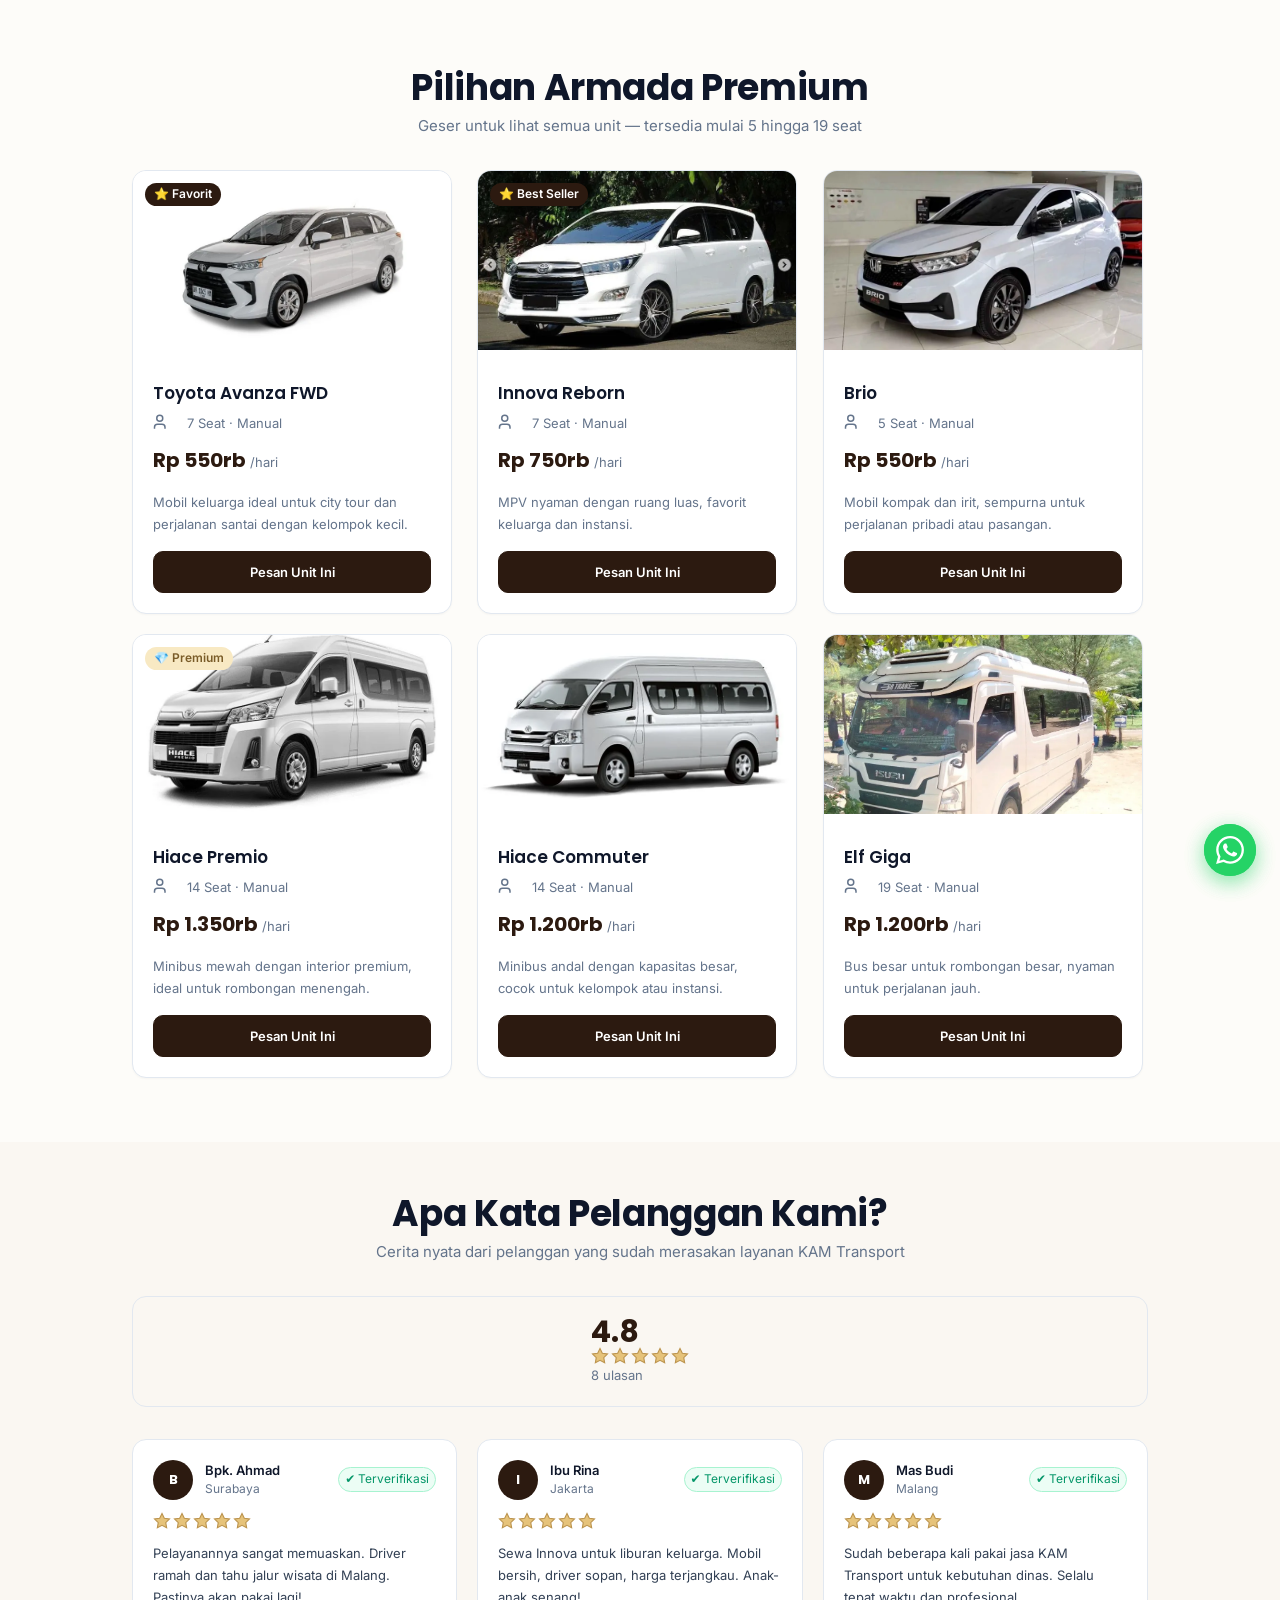
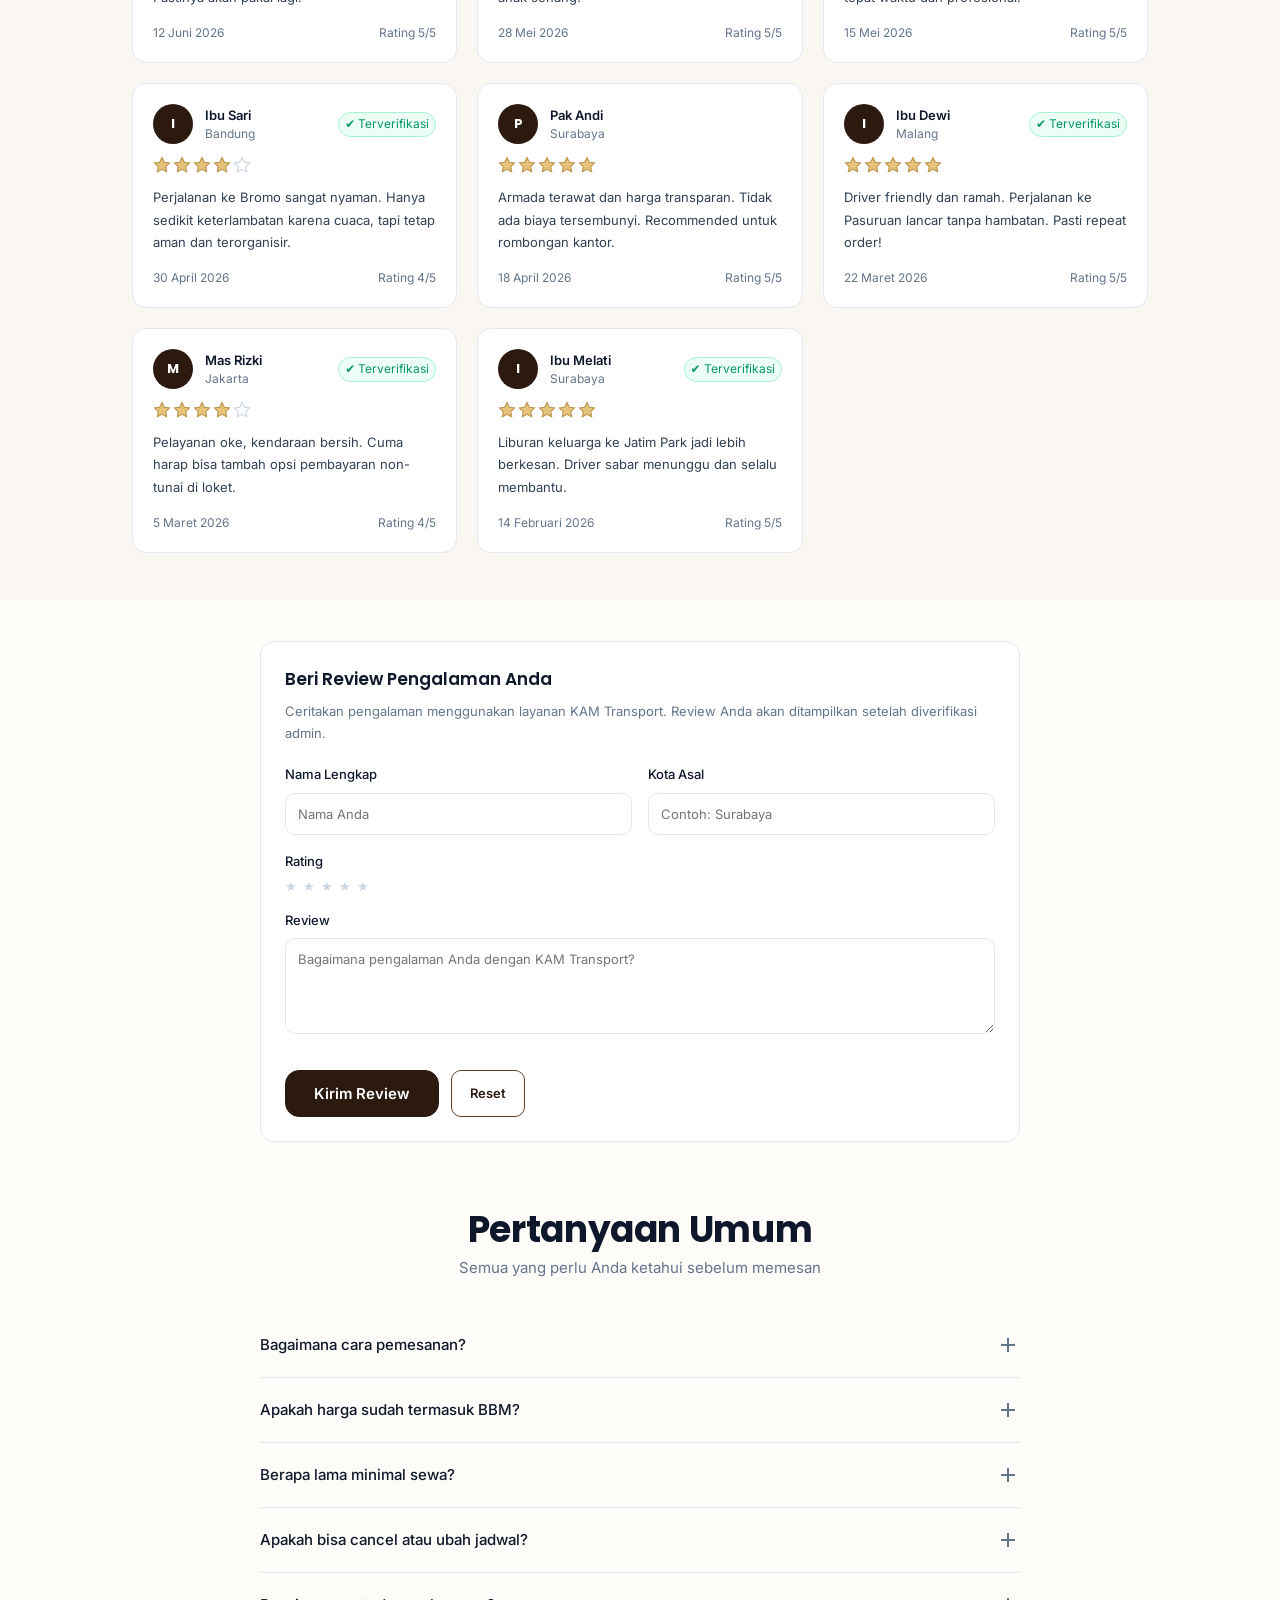
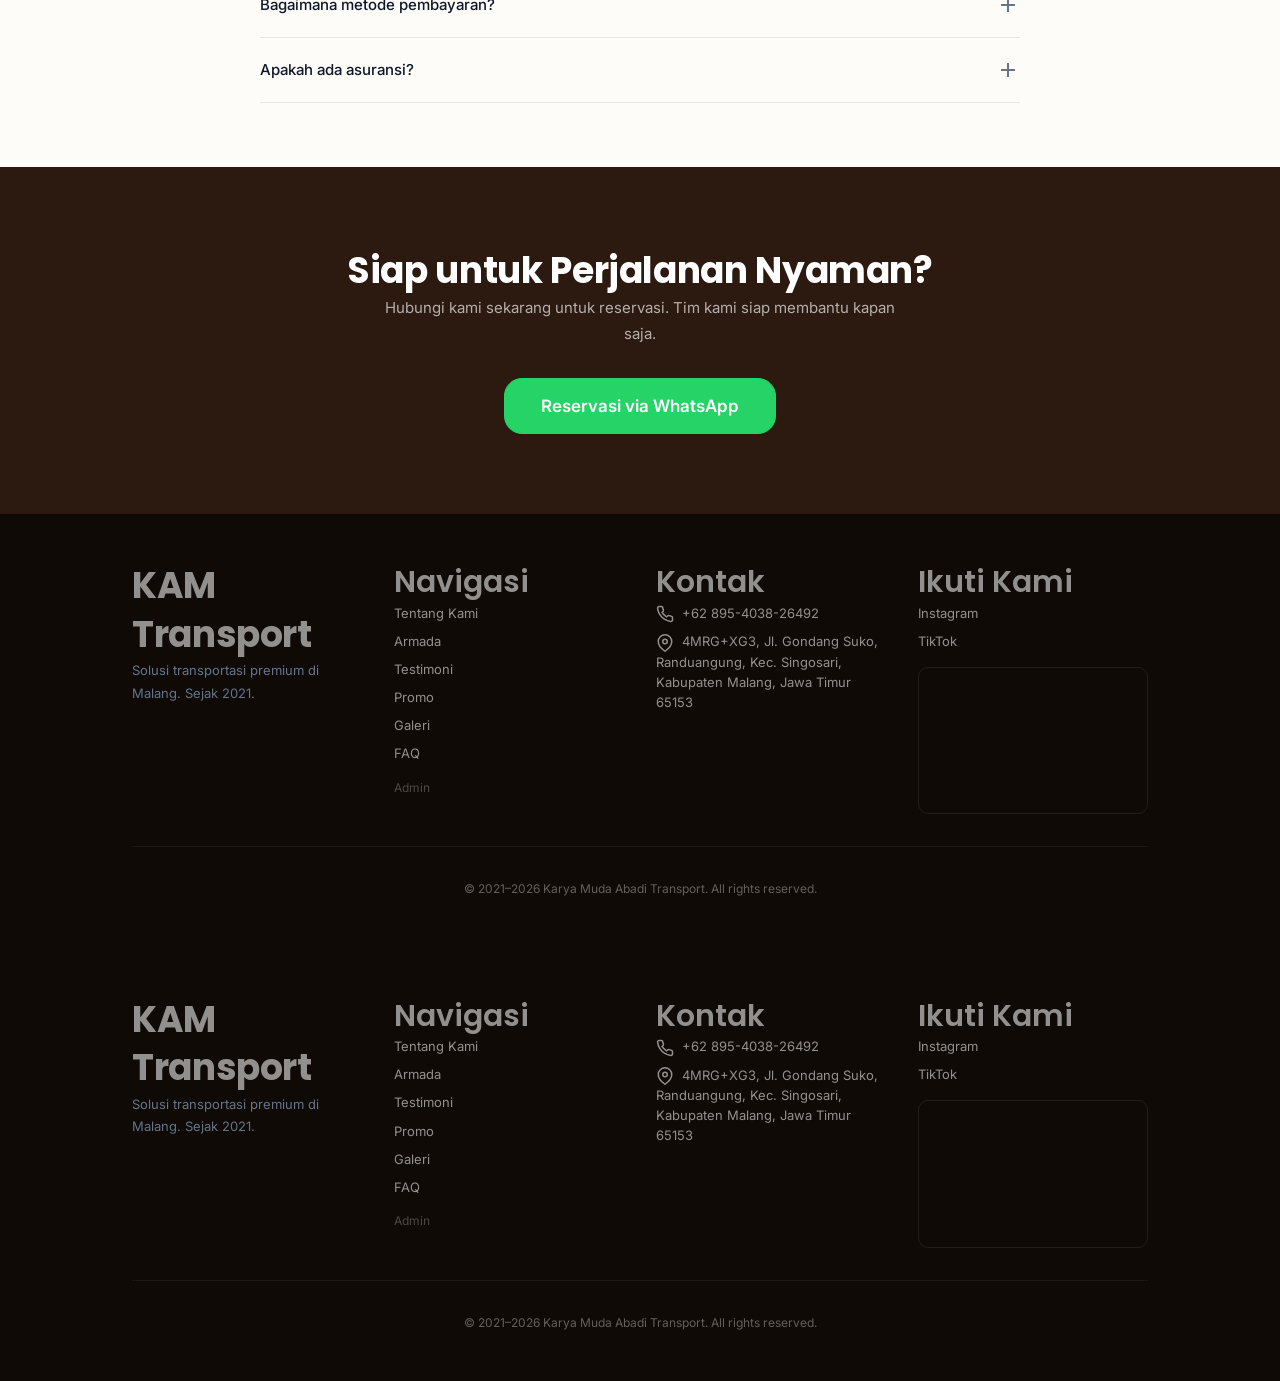
<file: fleet.html>
<!DOCTYPE html>
<html lang="id">
<head>
<meta charset="UTF-8"/>
<meta name="viewport" content="width=device-width,initial-scale=1.0"/>
<title>KAM Transport — Sewa Kendaraan & Travel Premium Malang</title>
<meta name="description" content="Karya Muda Abadi Transport — Solusi transportasi premium di Malang sejak 2021. Armada lengkap, driver profesional, harga kompetitif."/>
<meta name="keywords" content="sewa mobil malang,travel malang,rental mobil malang,city tour malang,open trip malang"/>
<meta name="author" content="Karya Muda Abadi Transport"/>
<meta name="robots" content="index,follow"/>
<link rel="canonical" href="https://kamtransport.id"/>
<meta property="og:title" content="KAM Transport — Sewa Kendaraan & Travel Premium Malang"/>
<meta property="og:description" content="Solusi transportasi premium di Malang sejak 2021. Armada lengkap, driver profesional."/>
<meta property="og:type" content="website"/>
<meta property="og:url" content="https://kamtransport.id"/>
<meta property="og:image" content="https://kamtransport.id/images/logo.webp"/>
<meta property="og:image:width" content="1200"/>
<meta property="og:image:height" content="630"/>
<meta property="og:locale" content="id_ID"/>
<meta property="og:site_name" content="KAM Transport"/>
<meta name="twitter:card" content="summary_large_image"/>
<meta name="twitter:image" content="https://kamtransport.id/images/logo.webp"/>
<meta name="theme-color" content="#1e1208"/>
<meta http-equiv="X-UA-Compatible" content="IE=edge"/>
<meta http-equiv="X-Content-Type-Options" content="nosniff"/>
<meta http-equiv="Referrer-Policy" content="strict-origin-when-cross-origin"/>
<meta http-equiv="X-Frame-Options" content="SAMEORIGIN"/>
<meta http-equiv="Permissions-Policy" content="geolocation=(), microphone=(), camera=()"/>
<link rel="icon" type="image/webp" href="images/logo.webp"/>
<link rel="apple-touch-icon" href="images/logo.webp"/>

<link rel="preconnect" href="https://fonts.googleapis.com"/>
<link rel="preconnect" href="https://fonts.gstatic.com" crossorigin/>
<link href="https://fonts.googleapis.com/css2?family=Poppins:wght@500;600;700&family=Inter:wght@400;500;600&display=swap" rel="stylesheet"/>

<link rel="stylesheet" href="css/_variables.css"/>
<link rel="stylesheet" href="css/_typography.css"/>
<link rel="stylesheet" href="css/components/_buttons.css"/>
<link rel="stylesheet" href="css/components/_cards.css"/>
<link rel="stylesheet" href="css/components/_modal.css"/>
<link rel="stylesheet" href="css/components/_utilities.css"/>

<script src="js/config.js" type="text/javascript"></script>
<style>
/* ═══════ PAGE LAYOUT ═══════ */

/* ── Header ──────────────── */
.header {
  position:sticky;top:0;z-index:30;
  background:rgba(253,252,249,.88);backdrop-filter:blur(14px);
  border-bottom:1px solid var(--color-border);
}
.header-inner {
  display:flex;align-items:center;justify-content:space-between;
  max-width:var(--container);margin:0 auto;padding:.625rem var(--container-pad);
}
.brand{display:flex;align-items:center;gap:var(--space-3);}
.brand img{width:36px;height:36px;border-radius:50%;object-fit:cover;}
.brand span{font:var(--weight-bold)var(--text-base)var(--font-display);color:var(--color-primary);}
.nav-links{display:flex;gap:var(--space-5);}
.nav-links a{font-size:var(--text-sm);color:var(--color-muted);font-weight:var(--weight-medium);}
.nav-links a:hover{color:var(--color-ink);}
@media(max-width:639px){
  .nav-links{display:none;}
  .header-inner{gap:var(--space-3);}
}

/* ── Hero ───────────────── */
.hero{
  position:relative;min-height:92vh;
  display:flex;align-items:center;
  background:var(--brown-900);overflow:hidden;
}
.hero-bg{position:absolute;inset:0;}
.hero-bg img{width:100%;height:100%;object-fit:cover;object-position:center 25%;opacity:.55;}
.hero-overlay{
  position:absolute;inset:0;
  background:linear-gradient(135deg,
    rgba(15,10,5,.78) 0%,
    rgba(15,10,5,.35) 45%,
    rgba(15,10,5,.65) 100%
  );
}
.hero-content{
  position:relative;max-width:720px;margin:0 auto;
  padding:var(--space-16) var(--container-pad);
  color:var(--white);text-align:center;
}
@media(max-width:767px){.hero{min-height:88vh;}.hero-content{padding:var(--space-10) var(--container-pad);}}
@keyframes heroReveal{from{opacity:0;transform:translateY(20px);}to{opacity:1;transform:translateY(0);}}
.hero-content{animation:heroReveal .8s ease forwards;}
.hero-badge{
  display:inline-flex;align-items:center;gap:.375rem;
  padding:.3125rem .875rem;border-radius:var(--radius-full);
  background:rgba(255,255,255,.1);backdrop-filter:blur(8px);
  border:1px solid rgba(255,255,255,.12);
  font-size:var(--text-sm);margin-bottom:var(--space-8);
}
.hero-title{
  font:var(--weight-bold)clamp(1.875rem,6vw,3.25rem)/var(--leading-tight)var(--font-display);
  letter-spacing:-.02em;margin-bottom:var(--space-5);color:var(--white);
}
.hero-title .highlight{color:var(--color-accent-lt);}
.hero-subtitle{
  font-size:var(--text-base);color:rgba(255,255,255,.72);
  max-width:520px;margin:0 auto var(--space-8);line-height:var(--leading-relaxed);
}
@media(min-width:768px){.hero-subtitle{font-size:var(--text-lg);}}
.hero-cta{display:flex;gap:var(--space-3);justify-content:center;flex-wrap:wrap;}
.hero-cta .btn-outline{color:var(--white);border-color:rgba(255,255,255,.35);}
.hero-cta .btn-outline:hover{background:rgba(255,255,255,.08);border-color:rgba(255,255,255,.6);color:var(--white);}
.price-anchor{margin-top:var(--space-8);font-size:var(--text-sm);color:rgba(255,255,255,.55);}
.price-anchor .amount{font:var(--weight-bold)var(--text-xl)var(--font-display);color:var(--color-accent-lt);}
.scroll-indicator{
  position:absolute;bottom:var(--space-8);left:50%;transform:translateX(-50%);
  display:flex;flex-direction:column;align-items:center;gap:2px;
  color:rgba(255,255,255,.4);font-size:var(--text-xs);
}
@keyframes bounce{0%,20%,50%,80%,100%{transform:translateY(0);}40%{transform:translateY(-6px);}60%{transform:translateY(-3px);}}
.scroll-arrow{animation:bounce 2.2s infinite;font-size:var(--text-lg);}

/* ── Trust ──────────────── */
.trust-grid{display:grid;grid-template-columns:repeat(4,1fr);gap:var(--space-5);margin:var(--space-8)0 var(--space-10);}
@media(max-width:767px){.trust-grid{grid-template-columns:repeat(2,1fr);gap:var(--space-4);margin:var(--space-6)0;}}
.trust-card{text-align:center;padding:var(--space-5)var(--space-4);background:var(--color-surface);border-radius:var(--radius-lg);border:1px solid var(--color-border);transition:all var(--ease-normal);}
.trust-card:hover{transform:translateY(-2px);box-shadow:var(--shadow-md);}
.trust-icon{margin-bottom:var(--space-4);}
.trust-label{font-size:var(--text-sm);color:var(--color-muted);margin-top:var(--space-2);}
.why-grid{display:grid;grid-template-columns:repeat(4,1fr);gap:var(--space-5);margin-top:var(--space-8);}
@media(max-width:767px){.why-grid{grid-template-columns:repeat(2,1fr);gap:var(--space-4);}}
.why-card{padding:var(--space-5);background:var(--color-surface);border-radius:var(--radius-lg);border:1px solid var(--color-border);text-align:center;transition:all var(--ease-normal);}
.why-card:hover{transform:translateY(-2px);box-shadow:var(--shadow-md);border-color:var(--gold-300);}
.why-card h4{font-size:var(--text-base);margin-bottom:var(--space-2);}
.why-card p{font-size:var(--text-sm);margin:0;line-height:var(--leading-relaxed);}
@media(max-width:767px){.why-card{padding:var(--space-4);}}

/* ── About ──────────────── */
.about-grid{display:grid;grid-template-columns:1fr;gap:var(--space-10);align-items:center;}
@media(min-width:900px){.about-grid{grid-template-columns:1fr 1fr;}}
.about-image-wrap{border-radius:var(--radius-xl);overflow:hidden;box-shadow:var(--shadow-lg);aspect-ratio:4/3;}
.about-image-wrap img{width:100%;height:100%;object-fit:cover;}
.uvp{display:flex;gap:var(--space-4);align-items:flex-start;padding:var(--space-5);background:var(--cream-100);border-radius:var(--radius-lg);margin-top:var(--space-6);}
.uvp h4{margin-bottom:.125rem;}
.uvp p{margin:0;font-size:var(--text-sm);color:var(--gray-600);}

/* ── Armada ─────────────── */
.armada-title{font-size:var(--text-lg);margin:var(--space-3)0 var(--space-2);font-weight:var(--weight-semibold);}
.armada-meta{display:flex;gap:var(--space-4);font-size:var(--text-sm);color:var(--color-muted);margin-bottom:var(--space-3);}
.armada-price{display:flex;align-items:baseline;gap:.25rem;margin-bottom:var(--space-4);}
.armada-price .amt{font:var(--weight-bold)var(--text-xl)var(--font-display);color:var(--color-primary);}
.armada-price .per{font-size:var(--text-sm);color:var(--color-muted);}
.armada-desc{font-size:var(--text-sm);color:var(--color-muted);margin-bottom:var(--space-4);line-height:var(--leading-relaxed);}

/* ── Carousel ────────────── */
.carousel {
  display: flex; gap: var(--space-5);
  overflow-x: auto; scroll-snap-type: x mandatory;
  -webkit-overflow-scrolling: touch;
  padding-bottom: var(--space-4);
  scrollbar-width: thin; scrollbar-color: var(--gray-300) transparent;
}
.carousel::-webkit-scrollbar { height: 6px; }
.carousel::-webkit-scrollbar-thumb { background: var(--gray-300); border-radius: 999px; }
.carousel-item { flex: 0 0 320px; scroll-snap-align: start; }
@media (max-width: 767px) {
  .carousel { gap: var(--space-4); }
  .carousel-item { flex: 0 0 280px; }
}
@media (min-width: 900px) {
  .carousel { display: grid; grid-template-columns: repeat(3, 1fr); overflow-x: visible; scroll-snap-type: none; padding-bottom: 0; }
}
.testi-grid{display:grid;grid-template-columns:repeat(3,1fr);gap:var(--space-5);}
@media(max-width:767px){.testi-grid{grid-template-columns:1fr;}}
.testi-card{padding:var(--space-5);background:var(--color-surface);border-radius:var(--radius-lg);border:1px solid var(--color-border);}
.testi-stars{margin-bottom:var(--space-4);}
.testi-quote{font-style:italic;color:var(--gray-700);margin-bottom:var(--space-5);line-height:var(--leading-relaxed);font-size:var(--text-sm);}
.testi-author{font-weight:var(--weight-semibold);font-size:var(--text-sm);}
.testi-role{font-size:var(--text-xs);color:var(--color-muted);}

/* ── Testimoni / Review ────────── */
.review-summary{display:flex;align-items:center;justify-content:center;gap:var(--space-4);padding:var(--space-5);background:var(--cream-100);border-radius:var(--radius-lg);border:1px solid var(--color-border);margin-bottom:var(--space-8);flex-wrap:wrap;}
.review-summary .avg{font:var(--weight-bold)var(--text-3xl)var(--font-display);color:var(--color-primary);line-height:1;}
.review-summary .stars{display:flex;gap:2px;color:var(--color-accent-lt);}
.review-summary .meta{font-size:var(--text-sm);color:var(--color-muted);}
.review-grid{display:grid;grid-template-columns:1fr;gap:var(--space-5);}
@media(min-width:640px){.review-grid{grid-template-columns:repeat(2,1fr);}}
@media(min-width:1024px){.review-grid{grid-template-columns:repeat(3,1fr);}}
.review-card{padding:var(--space-5);background:var(--color-surface);border-radius:var(--radius-lg);border:1px solid var(--color-border);transition:all var(--ease-normal);}
.review-card:hover{transform:translateY(-2px);box-shadow:var(--shadow-md);}
.review-header{display:flex;align-items:center;justify-content:space-between;margin-bottom:var(--space-3);}
.review-author{display:flex;align-items:center;gap:var(--space-3);}
.review-avatar{width:40px;height:40px;border-radius:50%;background:var(--color-primary);color:var(--white);display:flex;align-items:center;justify-content:center;font:var(--weight-bold)var(--text-sm)var(--font-display);flex-shrink:0;}
.review-name{font-weight:var(--weight-semibold);font-size:var(--text-sm);color:var(--color-ink);}
.review-location{font-size:var(--text-xs);color:var(--color-muted);}
.review-verified{display:inline-flex;align-items:center;gap:2px;font-size:var(--text-xs);color:#059669;background:#ecfdf5;border:1px solid #a7f3d0;padding:2px 6px;border-radius:var(--radius-full);}
.review-body{margin:var(--space-3)0 var(--space-4);font-size:var(--text-sm);color:var(--gray-700);line-height:var(--leading-relaxed);}
.review-footer{display:flex;align-items:center;justify-content:space-between;font-size:var(--text-xs);color:var(--color-muted);}
.review-stars{display:flex;gap:2px;color:var(--color-accent-lt);}
.review-empty{text-align:center;padding:var(--space-12) var(--space-6);color:var(--color-muted);}
.review-empty .empty-icon{font-size:var(--text-4xl);margin-bottom:var(--space-4);opacity:.6;}
.review-empty h3{font-size:var(--text-lg);color:var(--color-ink);margin:0 0 var(--space-2);}
.review-empty p{margin:0;font-size:var(--text-sm);}

/* ── Review Form ─────────────── */
.review-submit-wrap{max-width:760px;margin:var(--space-10) auto 0;}
.review-submit-card{padding:var(--space-6);background:var(--color-surface);border-radius:var(--radius-lg);border:1px solid var(--color-border);}
.review-submit-card h3{font:var(--weight-semibold)var(--text-lg)var(--font-display);margin:0 0 var(--space-2);color:var(--color-ink);}
.review-submit-card p{margin:0 0 var(--space-5);font-size:var(--text-sm);color:var(--color-muted);}
.review-form-grid{display:grid;grid-template-columns:1fr;gap:var(--space-4);}
@media(min-width:640px){.review-form-grid{grid-template-columns:repeat(2,1fr);}}
.review-form-group{display:flex;flex-direction:column;gap:var(--space-2);}
.review-form-group.full{grid-column:1/-1;}
.review-form-label{font-size:var(--text-sm);font-weight:var(--weight-medium);color:var(--color-ink);}
.review-form-input,.review-form-textarea,.review-form-select{font:inherit;font-size:var(--text-sm);padding:.625rem .75rem;border-radius:var(--radius-md);border:1px solid var(--color-border);background:var(--white);color:var(--color-ink);outline:none;transition:border-color var(--ease-fast),box-shadow var(--ease-fast);}
.review-form-input:focus,.review-form-textarea:focus,.review-form-select:focus{border-color:var(--color-primary);box-shadow:0 0 0 3px rgba(30,18,8,.08);}
.review-form-textarea{min-height:96px;resize:vertical;}
.review-form-rating{display:flex;gap:6px;align-items:center;}
.review-form-rating button{background:none;border:none;padding:0;cursor:pointer;color:var(--gray-300);transition:color var(--ease-fast),transform var(--ease-fast);}
.review-form-rating button:hover{transform:translateY(-1px);}
.review-form-rating button.active{color:var(--color-accent-lt);}
.review-form-actions{display:flex;gap:var(--space-3);margin-top:var(--space-5);flex-wrap:wrap;}
.review-success{display:none;padding:var(--space-4);background:#ecfdf5;border:1px solid #a7f3d0;border-radius:var(--radius-md);color:#065f46;font-size:var(--text-sm);}
.review-success strong{color:#064e3b;}

/* ── Moderation ─────────────── */
.review-moderation{max-width:960px;margin:var(--space-10) auto 0;padding:var(--space-6);background:rgba(30,18,8,.03);border-radius:var(--radius-lg);border:1px dashed var(--color-border);}
.review-moderation h3{font:var(--weight-semibold)var(--text-lg)var(--font-display);margin:0 0 var(--space-4);color:var(--color-ink);}
.review-moderation-list{display:grid;gap:var(--space-4);}
.review-moderation-item{display:flex;align-items:center;justify-content:space-between;gap:var(--space-4);padding:var(--space-4);background:var(--color-surface);border-radius:var(--radius-md);border:1px solid var(--color-border);}
.review-moderation-info{min-width:0;}
.review-moderation-name{font-weight:var(--weight-semibold);font-size:var(--text-sm);color:var(--color-ink);}
.review-moderation-meta{font-size:var(--text-xs);color:var(--color-muted);margin-top:2px;}
.review-moderation-actions{display:flex;gap:var(--space-2);flex-shrink:0;}
.review-badge{display:inline-flex;align-items:center;padding:2px 8px;border-radius:var(--radius-full);font-size:var(--text-xs);font-weight:var(--weight-medium);}
.review-badge.approved{background:#ecfdf5;color:#065f46;border:1px solid #a7f3d0;}
.review-badge.rejected{background:#fef2f2;color:#991b1b;border:1px solid #fecaca;}
.review-badge.pending{background:#fffbeb;color:#92400e;border:1px solid #fde68a;}
.review-empty-mod{font-size:var(--text-sm);color:var(--color-muted);}

/* ── About Enhancements ──────── */
.about-stats{display:grid;grid-template-columns:repeat(2,1fr);gap:var(--space-3);margin-top:var(--space-5);}
@media(min-width:768px){.about-stats{grid-template-columns:repeat(4,1fr);}}
.about-stat{text-align:center;padding:var(--space-3);border-radius:var(--radius-md);border:1px solid var(--color-border);background:var(--color-surface);}
.about-stat strong{display:block;font:var(--weight-bold) var(--text-xl) var(--font-display);color:var(--color-primary);}
.about-stat span{font-size:var(--text-xs);color:var(--color-muted);}

.value-grid{display:grid;grid-template-columns:1fr;gap:var(--space-3);margin-top:var(--space-5);}
@media(min-width:640px){.value-grid{grid-template-columns:repeat(2,1fr);}}
.value-card{display:flex;gap:var(--space-3);padding:var(--space-4);border-radius:var(--radius-lg);border:1px solid var(--color-border);background:var(--color-surface);}
.value-card .value-icon{flex-shrink:0;width:40px;height:40px;display:flex;align-items:center;justify-content:center;border-radius:var(--radius-md);background:rgba(var(--color-primary-rgb),.08);color:var(--color-accent);}
.value-card h4{font-size:var(--text-sm);margin-bottom:.25rem;}
.value-card p{margin:0;font-size:var(--text-sm);color:var(--gray-700);line-height:var(--leading-relaxed);}

/* ── Contact Form ─────────────── */
.contact-wrap{max-width:720px;margin:0 auto;}
.contact-form{display:grid;gap:var(--space-4);}
.contact-form .form-row{display:grid;grid-template-columns:1fr;gap:var(--space-4);}
@media(min-width:640px){.contact-form .form-row{grid-template-columns:repeat(2,1fr);}}
.contact-success{display:none;padding:var(--space-4);border-radius:var(--radius-lg);background:#ecfdf5;color:#065f46;border:1px solid #a7f3d0;margin-top:var(--space-4);}

/* ── FAQ Enhancement ──────────── */
.faq-tabs{display:flex;flex-wrap:wrap;gap:var(--space-2);justify-content:center;margin-bottom:var(--space-5);}
.faq-tab{padding:.5rem .875rem;border-radius:var(--radius-md);border:1.5px solid var(--color-border);background:var(--color-surface);color:var(--gray-700);font-size:var(--text-sm);cursor:pointer;user-select:none;transition:all var(--ease-fast);}
.faq-tab[aria-pressed="true"]{background:var(--color-primary);color:var(--white);border-color:var(--color-primary);}
.faq-tab .count{margin-left:.35rem;font-size:var(--text-xs);opacity:.75;}

/* ── Gallery ──────────────────── */
.gallery-grid{display:grid;grid-template-columns:1fr;gap:var(--space-4);}
@media(min-width:640px){.gallery-grid{grid-template-columns:repeat(2,1fr);}}
@media(min-width:1024px){.gallery-grid{grid-template-columns:repeat(3,1fr);}}
.gallery-item{border-radius:var(--radius-lg);overflow:hidden;border:1px solid var(--color-border);background:var(--color-surface);}
.gallery-item img{width:100%;height:220px;object-fit:cover;display:block;}
.gallery-item .gallery-caption{padding:var(--space-3) var(--space-4);font-size:var(--text-sm);color:var(--color-muted);}
@media(min-width:768px){.gallery-item img{height:260px;}}

/* ── Promo / News ─────────────── */
.promo-grid{display:grid;grid-template-columns:1fr;gap:var(--space-5);}
@media(min-width:768px){.promo-grid{grid-template-columns:repeat(3,1fr);}}
.promo-card{padding:var(--space-5);background:var(--color-surface);border-radius:var(--radius-lg);border:1px solid var(--color-border);transition:all var(--ease-normal);}
.promo-card:hover{transform:translateY(-2px);box-shadow:var(--shadow-md);border-color:var(--gold-300);}
.promo-card h4{font-size:var(--text-base);margin-bottom:var(--space-2);}
.promo-card p{margin:0;font-size:var(--text-sm);color:var(--gray-700);line-height:var(--leading-relaxed);}
.promo-card .promo-meta{margin-top:var(--space-3);font-size:var(--text-xs);color:var(--color-muted);}

/* ── FAQ ────────────────── */
.faq-wrap{max-width:760px;margin:0 auto;}

/* ── Final CTA ──────────── */
.cta-section{background:var(--brown-800);color:var(--white);padding:var(--space-16)0;text-align:center;}
@media(min-width:768px){.cta-section{padding:var(--space-20)0;}}
.cta-section h2{color:var(--white);}
.cta-section p{color:rgba(255,255,255,.65);max-width:520px;margin:0 auto var(--space-8);font-size:var(--text-base);}

/* ── Footer ─────────────── */
.footer{background:var(--brown-950);color:rgba(255,255,255,.55);padding:var(--space-12)0 var(--space-8);font-size:var(--text-sm);}
.footer-grid{display:grid;grid-template-columns:repeat(4,1fr);gap:var(--space-8);}
@media(max-width:767px){.footer-grid{grid-template-columns:repeat(2,1fr);gap:var(--space-6);}}
.footer-grid h5{color:var(--white);margin-bottom:var(--space-4);font-size:var(--text-sm);}
.footer-grid ul{list-style:none;display:grid;gap:var(--space-2);}
.footer-grid a{transition:color var(--ease-fast);}
.footer-grid a:hover{color:var(--color-accent-lt);}
.footer-bottom{text-align:center;padding-top:var(--space-8);border-top:1px solid rgba(255,255,255,.06);margin-top:var(--space-8);}
@media(max-width:767px){.footer-bottom{margin-top:var(--space-6);padding-top:var(--space-6);}}

/* ── Floating WA ────────── */
.wa-fab{
  position:fixed;right:var(--space-4);bottom:var(--space-4);z-index:35;
  width:52px;height:52px;border-radius:50%;
  background:#25d366;display:flex;align-items:center;justify-content:center;
  box-shadow:0 6px 20px rgba(37,211,102,.3);
  transition:transform var(--ease-out);
}
.wa-fab:hover{transform:scale(1.08);}
@media(min-width:768px){.wa-fab{right:var(--space-6);bottom:var(--space-6);}}
</style>

<script type="application/ld+json">
{"@context":"https://schema.org","@type":"LocalBusiness","name":"Karya Muda Abadi Transport","description":"Sewa mobil & travel premium di Malang. Solusi perjalanan terpercaya sejak 2021.","address":{"@type":"PostalAddress","streetAddress":"Jl. Gondang Suko, Randuangung","addressLocality":"Singosari","addressRegion":"Kabupaten Malang","postalCode":"65153","addressCountry":"ID"},"telephone":"+62895403826492","url":"https://kamtransport.id","priceRange":"Rp 550.000 - Rp 1.350.000","geo":{"@type":"GeoCoordinates","latitude":"-7.85776","longitude":"112.67622"},"sameAs":["https://www.instagram.com/kam_transport","https://www.tiktok.com/@karya_mudaabadi"]}
</script>
</head>
<body>
<a href="#main-content" class="sr-only">Lewati ke konten utama</a>
<main id="main-content">
<section class="section" id="armada"><div class="container">
<h2 class="text-center reveal">Pilihan Armada Premium</h2>
<p class="text-center reveal reveal-delay-1" style="color:var(--color-muted);margin-bottom:var(--space-8);">Geser untuk lihat semua unit — tersedia mulai 5 hingga 19 seat</p>

<div class="carousel" aria-label="Daftar armada">
  <!-- Avanza -->
  <article class="carousel-item card card-media reveal">
    <span class="badge badge-dark badge-corner">⭐ Favorit</span>
    <picture><source srcset="images/toyota-avanza-fwd-400w.webp 400w, images/toyota-avanza-fwd-800w.webp 800w" type="image/webp"/><source srcset="images/toyota-avanza-fwd-400w.jpg 400w, images/toyota-avanza-fwd-800w.jpg 800w" type="image/jpeg"/><img src="images/toyota-avanza-fwd.webp" alt="Toyota Avanza FWD" width="640" height="360" loading="lazy"/></picture>
    <div class="card-body">
      <h3 class="armada-title">Toyota Avanza FWD</h3>
      <div class="armada-meta"><svg class="icon-sm" viewBox="0 0 24 24" fill="none" stroke="currentColor" stroke-width="2"><path d="M16 21v-2a4 4 0 0 0-4-4H6a4 4 0 0 0-4 4v2"/><circle cx="9" cy="7" r="4"/></svg>7 Seat · Manual</div>
      <div class="armada-price"><span class="amt">Rp 550rb</span><span class="per">/hari</span></div>
      <p class="armada-desc">Mobil keluarga ideal untuk city tour dan perjalanan santai dengan kelompok kecil.</p>
      <button class="btn btn-primary btn-block pesan-btn" data-unit="Toyota Avanza FWD">Pesan Unit Ini</button>
    </div>
  </article>

  <!-- Innova -->
  <article class="carousel-item card card-media reveal reveal-delay-1">
    <span class="badge badge-dark badge-corner">⭐ Best Seller</span>
    <picture><source srcset="images/innova-400w.webp 400w, images/innova-700w.webp 700w" type="image/webp"/><source srcset="images/innova-400w.jpg 400w, images/innova-700w.jpg 700w" type="image/jpeg"/><img src="images/innova.webp" alt="Innova Reborn" width="640" height="360" loading="lazy"/></picture>
    <div class="card-body">
      <h3 class="armada-title">Innova Reborn</h3>
      <div class="armada-meta"><svg class="icon-sm" viewBox="0 0 24 24" fill="none" stroke="currentColor" stroke-width="2"><path d="M16 21v-2a4 4 0 0 0-4-4H6a4 4 0 0 0-4 4v2"/><circle cx="9" cy="7" r="4"/></svg>7 Seat · Manual</div>
      <div class="armada-price"><span class="amt">Rp 750rb</span><span class="per">/hari</span></div>
      <p class="armada-desc">MPV nyaman dengan ruang luas, favorit keluarga dan instansi.</p>
      <button class="btn btn-primary btn-block pesan-btn" data-unit="Innova Reborn">Pesan Unit Ini</button>
    </div>
  </article>

  <!-- Brio -->
  <article class="carousel-item card card-media reveal reveal-delay-2">
    <picture><source srcset="images/brio-400w.webp 400w, images/brio-800w.webp 800w" type="image/webp"/><source srcset="images/brio-400w.jpg 400w, images/brio-800w.jpg 800w" type="image/jpeg"/><img src="images/brio.webp" alt="Brio" width="640" height="360" loading="lazy"/></picture>
    <div class="card-body">
      <h3 class="armada-title">Brio</h3>
      <div class="armada-meta"><svg class="icon-sm" viewBox="0 0 24 24" fill="none" stroke="currentColor" stroke-width="2"><path d="M16 21v-2a4 4 0 0 0-4-4H6a4 4 0 0 0-4 4v2"/><circle cx="9" cy="7" r="4"/></svg>5 Seat · Manual</div>
      <div class="armada-price"><span class="amt">Rp 550rb</span><span class="per">/hari</span></div>
      <p class="armada-desc">Mobil kompak dan irit, sempurna untuk perjalanan pribadi atau pasangan.</p>
      <button class="btn btn-primary btn-block pesan-btn" data-unit="Brio">Pesan Unit Ini</button>
    </div>
  </article>

  <!-- Hiace Premio -->
  <article class="carousel-item card card-media reveal reveal-delay-3">
    <span class="badge badge-gold badge-corner">💎 Premium</span>
    <picture><source srcset="images/hiace-premio-400w.webp 400w, images/hiace-premio-688w.webp 688w" type="image/webp"/><source srcset="images/hiace-premio-400w.jpg 400w, images/hiace-premio-688w.jpg 688w" type="image/jpeg"/><img src="images/hiace-premio.webp" alt="Hiace Premio" width="640" height="360" loading="lazy"/></picture>
    <div class="card-body">
      <h3 class="armada-title">Hiace Premio</h3>
      <div class="armada-meta"><svg class="icon-sm" viewBox="0 0 24 24" fill="none" stroke="currentColor" stroke-width="2"><path d="M16 21v-2a4 4 0 0 0-4-4H6a4 4 0 0 0-4 4v2"/><circle cx="9" cy="7" r="4"/></svg>14 Seat · Manual</div>
      <div class="armada-price"><span class="amt">Rp 1.350rb</span><span class="per">/hari</span></div>
      <p class="armada-desc">Minibus mewah dengan interior premium, ideal untuk rombongan menengah.</p>
      <button class="btn btn-primary btn-block pesan-btn" data-unit="Hiace Premio">Pesan Unit Ini</button>
    </div>
  </article>

  <!-- Hiace Commuter -->
  <article class="carousel-item card card-media reveal">
    <picture><source srcset="images/hiace-commuter-400w.webp 400w, images/hiace-commuter-652w.webp 652w" type="image/webp"/><source srcset="images/hiace-commuter-400w.jpg 400w, images/hiace-commuter-652w.jpg 652w" type="image/jpeg"/><img src="images/hiace-commuter.webp" alt="Hiace Commuter" width="640" height="360" loading="lazy"/></picture>
    <div class="card-body">
      <h3 class="armada-title">Hiace Commuter</h3>
      <div class="armada-meta"><svg class="icon-sm" viewBox="0 0 24 24" fill="none" stroke="currentColor" stroke-width="2"><path d="M16 21v-2a4 4 0 0 0-4-4H6a4 4 0 0 0-4 4v2"/><circle cx="9" cy="7" r="4"/></svg>14 Seat · Manual</div>
      <div class="armada-price"><span class="amt">Rp 1.200rb</span><span class="per">/hari</span></div>
      <p class="armada-desc">Minibus andal dengan kapasitas besar, cocok untuk kelompok atau instansi.</p>
      <button class="btn btn-primary btn-block pesan-btn" data-unit="Hiace Commuter">Pesan Unit Ini</button>
    </div>
  </article>

  <!-- Elf Giga -->
  <article class="carousel-item card card-media reveal">
    <picture><source srcset="images/elf-giga-400w.webp 400w, images/elf-giga-600w.webp 600w, images/elf-giga-900w.webp 900w" type="image/webp"/><source srcset="images/elf-giga-400w.jpg 400w, images/elf-giga-600w.jpg 600w, images/elf-giga-900w.jpg 900w" type="image/jpeg"/><img src="images/elf-giga.webp" alt="Elf Giga" width="640" height="360" loading="lazy"/></picture>
    <div class="card-body">
      <h3 class="armada-title">Elf Giga</h3>
      <div class="armada-meta"><svg class="icon-sm" viewBox="0 0 24 24" fill="none" stroke="currentColor" stroke-width="2"><path d="M16 21v-2a4 4 0 0 0-4-4H6a4 4 0 0 0-4 4v2"/><circle cx="9" cy="7" r="4"/></svg>19 Seat · Manual</div>
      <div class="armada-price"><span class="amt">Rp 1.200rb</span><span class="per">/hari</span></div>
      <p class="armada-desc">Bus besar untuk rombongan besar, nyaman untuk perjalanan jauh.</p>
      <button class="btn btn-primary btn-block pesan-btn" data-unit="Elf Giga">Pesan Unit Ini</button>
    </div>
  </article>
</div>
</div></section>

<!-- ═══════════ GALLERY ═══════════ -->
<section class="section-sm" id="testimoni" style="background:var(--cream-100);"><div class="container">
<h2 class="text-center reveal">Apa Kata Pelanggan Kami?</h2>
<p class="text-center reveal reveal-delay-1" style="color:var(--color-muted);margin-bottom:var(--space-8);">Cerita nyata dari pelanggan yang sudah merasakan layanan KAM Transport</p>

<div class="review-summary reveal" id="reviewSummary">
  <div>
    <div class="avg" id="avgRating">4.9</div>
    <div class="stars" id="avgStars" aria-label="Rata-rata rating 4.9 dari 5"></div>
    <div class="meta" id="reviewMeta">8 ulasan</div>
  </div>
</div>

<div class="review-grid" id="reviewGrid" role="list" aria-label="Daftar review pelanggan"></div>

<div class="review-empty" id="reviewEmpty" hidden>
  <div class="empty-icon" aria-hidden="true">⭐</div>
  <h3>Belum ada review</h3>
  <p>Jadilah yang pertama merasakan layanan KAM Transport.</p>
</div>
</div></section>

<div class="review-submit-wrap" id="reviewSubmitSection">
  <div class="review-submit-card reveal">
    <h3>Beri Review Pengalaman Anda</h3>
    <p>Ceritakan pengalaman menggunakan layanan KAM Transport. Review Anda akan ditampilkan setelah diverifikasi admin.</p>
    <form id="reviewSubmitForm" class="review-form-grid" novalidate>
      <div class="review-form-group">
        <label class="review-form-label" for="reviewName">Nama Lengkap</label>
        <input class="review-form-input" id="reviewName" name="name" type="text" autocomplete="name" required placeholder="Nama Anda"/>
      </div>
      <div class="review-form-group">
        <label class="review-form-label" for="reviewLocation">Kota Asal</label>
        <input class="review-form-input" id="reviewLocation" name="location" type="text" autocomplete="off" required placeholder="Contoh: Surabaya"/>
      </div>
      <div class="review-form-group">
        <label class="review-form-label">Rating</label>
        <div class="review-form-rating" id="reviewRatingInput" role="radiogroup" aria-label="Rating">
          <button type="button" data-value="1" aria-label="1 bintang">★</button>
          <button type="button" data-value="2" aria-label="2 bintang">★</button>
          <button type="button" data-value="3" aria-label="3 bintang">★</button>
          <button type="button" data-value="4" aria-label="4 bintang">★</button>
          <button type="button" data-value="5" aria-label="5 bintang">★</button>
        </div>
        <input type="hidden" id="reviewRatingValue" name="rating" value="0" required/>
      </div>
      <div class="review-form-group full">
        <label class="review-form-label" for="reviewComment">Review</label>
        <textarea class="review-form-textarea" id="reviewComment" name="comment" required placeholder="Bagaimana pengalaman Anda dengan KAM Transport?"></textarea>
      </div>
      <div class="review-form-actions full">
        <button type="submit" class="btn btn-primary btn-lg">Kirim Review</button>
        <button type="button" class="btn btn-outline" id="reviewResetBtn">Reset</button>
      </div>
    </form>
    <div class="review-success" id="reviewSuccess" role="status" aria-live="polite">
      <strong>Terima kasih!</strong> Review Anda sedang menunggu verifikasi admin dan akan muncul setelah disetujui.
    </div>
  </div>
</div>

<!-- ═══════════ OWNER MODERATION ═══════════ -->
<div class="review-moderation" id="ownerPanel" hidden>
  <h3>Moderation Review</h3>
  <div class="review-moderation-list" id="moderationList"></div>
  <p class="review-empty-mod" id="moderationEmpty">Tidak ada review yang menunggu verifikasi.</p>
</div>

<!-- ═══════════ FAQ ═══════════ -->
<section class="section" id="faq"><div class="container">
<h2 class="text-center reveal">Pertanyaan Umum</h2>
<p class="text-center reveal reveal-delay-1" style="color:var(--color-muted);margin-bottom:var(--space-8);">Semua yang perlu Anda ketahui sebelum memesan</p>

<div class="faq-wrap">
  <div class="accordion-item reveal"><button class="accordion-trigger" aria-expanded="false"><span>Bagaimana cara pemesanan?</span><svg class="accordion-icon icon-md" viewBox="0 0 24 24" fill="none" stroke="currentColor" stroke-width="2"><line x1="12" y1="5" x2="12" y2="19"/><line x1="5" y1="12" x2="19" y2="12"/></svg></button><div class="accordion-panel"><div class="accordion-panel-content">Anda bisa menghubungi kami via WhatsApp atau telepon. Sampaikan kebutuhan Anda (unit, tanggal, tujuan), dan kami akan bantu prosesnya dengan cepat.</div></div></div>
  <div class="accordion-item reveal"><button class="accordion-trigger" aria-expanded="false"><span>Apakah harga sudah termasuk BBM?</span><svg class="accordion-icon icon-md" viewBox="0 0 24 24" fill="none" stroke="currentColor" stroke-width="2"><line x1="12" y1="5" x2="12" y2="19"/><line x1="5" y1="12" x2="19" y2="12"/></svg></button><div class="accordion-panel"><div class="accordion-panel-content">Untuk perjalanan dalam kota Malang, harga sudah termasuk BBM. Untuk luar kota, akan ada tambahan biaya BBM sesuai jarak tujuan yang akan dikonfirmasi oleh tim kami.</div></div></div>
  <div class="accordion-item reveal"><button class="accordion-trigger" aria-expanded="false"><span>Berapa lama minimal sewa?</span><svg class="accordion-icon icon-md" viewBox="0 0 24 24" fill="none" stroke="currentColor" stroke-width="2"><line x1="12" y1="5" x2="12" y2="19"/><line x1="5" y1="12" x2="19" y2="12"/></svg></button><div class="accordion-panel"><div class="accordion-panel-content">Minimal sewa adalah 1 hari (24 jam). Untuk perjalanan di bawah 12 jam, tetap dikenakan biaya 1 hari penuh.</div></div></div>
  <div class="accordion-item reveal"><button class="accordion-trigger" aria-expanded="false"><span>Apakah bisa cancel atau ubah jadwal?</span><svg class="accordion-icon icon-md" viewBox="0 0 24 24" fill="none" stroke="currentColor" stroke-width="2"><line x1="12" y1="5" x2="12" y2="19"/><line x1="5" y1="12" x2="19" y2="12"/></svg></button><div class="accordion-panel"><div class="accordion-panel-content">Bisa. Cancel H-3 sebelum tanggal sewa dikenakan biaya admin Rp 50.000. Cancel H-1 dikenakan 50% dari total biaya. Ubah jadwal fleksibel sesuai ketersediaan unit.</div></div></div>
  <div class="accordion-item reveal"><button class="accordion-trigger" aria-expanded="false"><span>Bagaimana metode pembayaran?</span><svg class="accordion-icon icon-md" viewBox="0 0 24 24" fill="none" stroke="currentColor" stroke-width="2"><line x1="12" y1="5" x2="12" y2="19"/><line x1="5" y1="12" x2="19" y2="12"/></svg></button><div class="accordion-panel"><div class="accordion-panel-content">Pembayaran dilakukan via transfer bank. DP 50% saat pemesanan, pelunasan sebelum berangkat. Konfirmasi pembayaran via WhatsApp.</div></div></div>
  <div class="accordion-item reveal"><button class="accordion-trigger" aria-expanded="false"><span>Apakah ada asuransi?</span><svg class="accordion-icon icon-md" viewBox="0 0 24 24" fill="none" stroke="currentColor" stroke-width="2"><line x1="12" y1="5" x2="12" y2="19"/><line x1="5" y1="12" x2="19" y2="12"/></svg></button><div class="accordion-panel"><div class="accordion-panel-content">Ya, semua unit kami dilengkapi asuransi all-risk untuk kenyamanan dan keamanan Anda selama perjalanan.</div></div></div>
</div>
</div></section>

<!-- form Hubungi Kami dihapus; kontak melalui form reservasi + floating WA -->

<!-- ═══════════ FINAL CTA ═══════════ -->
<section class="cta-section reveal"><div class="container">
<h2>Siap untuk Perjalanan Nyaman?</h2>
<p>Hubungi kami sekarang untuk reservasi. Tim kami siap membantu kapan saja.</p>
<button class="btn btn-wa btn-xl open-modal">Reservasi via WhatsApp</button>
</div></section>

<!-- ═══════════ FOOTER ═══════════ -->
<footer class="footer" id="kontak" role="contentinfo"><div class="container">
<div class="footer-grid">
  <div>
    <h2>KAM Transport</h2>
    <p style="font-size:var(--text-sm);">Solusi transportasi premium di Malang. Sejak 2021.</p>
  </div>
  <div>
    <h3>Navigasi</h3>
    <ul><li><a href="#tentang">Tentang Kami</a></li><li><a href="#armada">Armada</a></li><li><a href="#testimoni">Testimoni</a></li><li><a href="#promo">Promo</a></li><li><a href="#galeri">Galeri</a></li><li><a href="#faq">FAQ</a></li></ul>
    <p style="margin-top:var(--space-3);"><a href="#" id="ownerAccessLink" style="font-size:var(--text-xs);color:rgba(255,255,255,.25);text-decoration:none;" aria-label="Owner access — klik 7 kali">Admin</a></p>
  </div>
  <div>
    <h3>Kontak</h3>
    <ul>
      <li>
        <svg class="icon-sm" viewBox="0 0 24 24" fill="none" stroke="currentColor" stroke-width="2" style="display:inline-block;vertical-align:middle;margin-right:.25rem;"><path d="M22 16.92v3a2 2 0 0 1-2.18 2 19.79 19.79 0 0 1-8.63-3.07 19.5 19.5 0 0 1-6-6 19.79 19.79 0 0 1-3.07-8.67A2 2 0 0 1 4.11 2h3a2 2 0 0 1 2 1.72c.127.96.361 1.903.7 2.81a2 2 0 0 1-.45 2.11L8.09 9.91a16 16 0 0 0 6 6l1.27-1.27a2 2 0 0 1 2.11-.45c.907.339 1.85.573 2.81.7A2 2 0 0 1 22 16.92z"/></svg>
        <a href="https://wa.me/62895403826492" target="_blank" rel="noopener noreferrer">+62 895-4038-26492</a>
      </li>
      <li>
        <svg class="icon-sm" viewBox="0 0 24 24" fill="none" stroke="currentColor" stroke-width="2" style="display:inline-block;vertical-align:middle;margin-right:.25rem;"><path d="M21 10c0 7-9 13-9 13s-9-6-9-13a9 9 0 0 1 18 0z"/><circle cx="12" cy="10" r="3"/></svg>
        <a href="https://maps.google.com/?q=4MRG%2BXG3%2C+Singosari+Malang" target="_blank" rel="noopener noreferrer" style="color:inherit;text-decoration:none;">4MRG+XG3, Jl. Gondang Suko, Randuangung, Kec. Singosari, Kabupaten Malang, Jawa Timur 65153</a>
      </li>
    </ul>
  </div>
  <div>
    <h3>Ikuti Kami</h3>
    <ul>
      <li><a href="https://www.instagram.com/kam_transport" target="_blank" rel="noopener noreferrer">Instagram</a></li>
      <li><a href="https://www.tiktok.com/@karya_mudaabadi" target="_blank" rel="noopener noreferrer">TikTok</a></li>
    </ul>
    <div style="margin-top:var(--space-4);border-radius:var(--radius-md);overflow:hidden;border:1px solid rgba(255,255,255,.08);">
      <iframe title="Lokasi KAM Transport" src="https://www.google.com/maps?q=4MRG%2BXG3+Singosari+Malang&output=embed" width="100%" height="140" style="border:0;" allowfullscreen="" loading="lazy" referrerpolicy="no-referrer"></iframe>
    </div>
  </div>
</div>
<div class="footer-bottom"><p style="font-size:var(--text-xs);color:rgba(255,255,255,.35);">© 2021–2026 Karya Muda Abadi Transport. All rights reserved.</p></div>
</div></footer>

<!-- ═══════════ OWNER PASSWORD MODAL ═══════════ -->
<div id="ownerModalOverlay" class="modal-overlay" aria-hidden="true"><div class="modal" role="dialog" aria-modal="true" aria-labelledby="ownerModalTitle">
<div class="modal-header">
  <h3 id="ownerModalTitle">Owner Access</h3>
  <button class="modal-close" aria-label="Tutup">✕</button>
</div>
<div class="form-group">
  <label class="form-label" for="ownerPassword">Password</label>
  <input class="form-input" id="ownerPassword" type="password" autocomplete="current-password" required placeholder="Masukkan password owner"/>
  <p class="form-helper">Akses owner terbatas untuk moderasi. Jika lupa password, hubungi administrator sistem untuk reset.</p>
</div>
</div></div>

<!-- ═══════════ MODAL ═══════════ -->
<div id="modalOverlay" class="modal-overlay" aria-hidden="true"><div class="modal" role="dialog" aria-modal="true" aria-labelledby="modalTitle">
<div class="modal-header">
  <h3 id="modalTitle">Form Reservasi</h3>
  <button class="modal-close" aria-label="Tutup">✕</button>
</div>
<form id="reservasiForm">
  <div class="form-group">
    <label class="form-label" for="unit">Unit Armada</label>
    <input class="form-input" type="text" id="unit" name="unit" placeholder="Contoh: Innova Reborn" autocomplete="off"/>
    <span class="form-helper">Pilih dari armada atau ketik manual</span>
  </div>
  <div class="form-group">
    <span class="form-label">Kategori Perjalanan</span>
    <div class="radio-group">
      <label class="radio-option"><input type="radio" name="kategori" value="city_tour" checked/>City Tour (Dalam Kota)</label>
      <label class="radio-option"><input type="radio" name="kategori" value="luar_kota"/>Luar Kota</label>
    </div>
    <span class="form-helper">City Tour sudah termasuk BBM. Luar kota ada tambahan biaya BBM sesuai jarak.</span>
  </div>
  <div class="form-group hidden" id="tujuanWrap">
    <label class="form-label" for="tujuan">Tujuan (wajib untuk luar kota)</label>
    <input class="form-input" type="text" id="tujuan" name="tujuan" placeholder="Tujuan anda" autocomplete="off"/>
  </div>
  <div class="form-row">
    <div class="form-group"><label class="form-label" for="tanggal_mulai">Mulai</label><input class="form-input" type="date" id="tanggal_mulai" name="tanggal_mulai" required/></div>
    <div class="form-group"><label class="form-label" for="tanggal_selesai">Selesai</label><input class="form-input" type="date" id="tanggal_selesai" name="tanggal_selesai" required/></div>
  </div>
  <div class="form-group">
    <label class="form-label" for="nama">Nama Pemesan</label>
    <input class="form-input" type="text" id="nama" name="nama" placeholder="Nama lengkap" required/>
  </div>
  <button type="submit" class="btn btn-wa btn-block btn-lg">Kirim via WhatsApp</button>
  <p class="form-helper" style="margin-top:var(--space-4);">Harga sudah termasuk mobil, supir, dan BBM untuk dalam kota. Luar kota ada tambahan biaya BBM sesuai jarak.</p>
</form>
</div></div>

<!-- ═══════════ FLOATING WA ═══════════ -->
<a class="wa-fab" href="https://wa.me/62895403826492?text=Halo%2C%20saya%20ingin%20bertanya%20tentang%20layanan%20KAM%20Transport." target="_blank" rel="noopener noreferrer" aria-label="Chat WhatsApp">
  <svg width="28" height="28" viewBox="0 0 24 24" fill="white"><path d="M17.472 14.382c-.297-.149-1.758-.867-2.03-.967-.273-.099-.471-.148-.67.15-.197.297-.767.966-.94 1.164-.173.199-.347.223-.644.075-.297-.15-1.255-.463-2.39-1.475-.883-.788-1.48-1.761-1.653-2.059-.173-.297-.018-.458.13-.606.134-.133.298-.347.446-.52.149-.174.198-.298.298-.497.099-.198.05-.371-.025-.52-.075-.149-.669-1.612-.916-2.207-.242-.579-.487-.5-.669-.51-.173-.008-.371-.01-.57-.01-.198 0-.52.074-.792.372-.272.297-1.04 1.016-1.04 2.479 0 1.462 1.065 2.875 1.213 3.074.149.198 2.096 3.2 5.077 4.487.709.306 1.262.489 1.694.625.712.227 1.36.195 1.871.118.571-.085 1.758-.719 2.006-1.413.248-.694.248-1.289.173-1.413-.074-.124-.272-.198-.57-.347m-5.421 7.403h-.004a9.87 9.87 0 0 1-5.031-1.378l-.361-.214-3.741.982.998-3.648-.235-.374a9.86 9.86 0 0 1-1.51-5.26c.001-5.45 4.436-9.884 9.888-9.884 2.64 0 5.122 1.03 6.988 2.898a9.825 9.825 0 0 1 2.893 6.994c-.003 5.45-4.437 9.884-9.885 9.884m8.413-18.297A11.815 11.815 0 0 0 12.05 0C5.495 0 .16 5.335.157 11.892c0 2.096.547 4.142 1.588 5.945L.057 24l6.305-1.654a11.882 11.882 0 0 0 5.683 1.448h.005c6.554 0 11.89-5.335 11.893-11.893a11.821 11.821 0 0 0-3.48-8.413z"/></svg>
</a>

<!-- ═══════════ JS ═══════════ -->
<script>
const WA='62895403826492';
const modal=document.getElementById('modalOverlay');
const unitInput=document.getElementById('unit');

/* ── Date min ──────────────── */
(function(){
  const today=new Date().toISOString().slice(0,10);
  document.getElementById('tanggal_mulai').min=today;
  document.getElementById('tanggal_selesai').min=today;
})();

/* ── Modal ──────────────────── */
function openModal(unit=''){
  modal.classList.add('open');modal.setAttribute('aria-hidden','false');
  unitInput.value=unit||'';document.body.style.overflow='hidden';
}
function closeModal(){
  modal.classList.remove('open');modal.setAttribute('aria-hidden','true');
  document.body.style.overflow='';
}
document.querySelectorAll('.open-modal').forEach(el=>el.addEventListener('click',()=>openModal('')));
document.querySelectorAll('.pesan-btn').forEach(btn=>btn.addEventListener('click',()=>openModal(btn.dataset.unit||'')));
document.querySelector('.modal-close').addEventListener('click',closeModal);
modal.addEventListener('click',e=>{if(e.target===modal)closeModal();});
document.addEventListener('keydown',e=>{if(e.key==='Escape')closeModal();});

/* ── Radio ──────────────────── */
document.querySelectorAll('input[name="kategori"]').forEach(r=>r.addEventListener('change',()=>{
  const isLuar=document.querySelector('input[name="kategori"]:checked').value==='luar_kota';
  document.getElementById('tujuanWrap').classList.toggle('hidden',!isLuar);
  document.getElementById('tujuan').required=isLuar;
}));

/* ── Submit ─────────────────── */
document.getElementById('reservasiForm').addEventListener('submit',e=>{
  e.preventDefault();
  const d=new FormData(e.target);
  const unit=d.get('unit').trim(),kat=d.get('kategori'),tujuan=d.get('tujuan').trim();
  const mulai=d.get('tanggal_mulai'),selesai=d.get('tanggal_selesai'),nama=d.get('nama').trim();
  if(!unit||!mulai||!selesai||!nama)return alert('Lengkapi: Unit, Tanggal, dan Nama.');
  if(kat==='luar_kota'&&!tujuan)return alert('Tujuan wajib untuk Luar Kota.');
  let txt='Halo, saya mau reservasi '+unit;
  txt+=kat==='city_tour'?' (City Tour - Dalam Kota Malang)':' (Luar Kota Malang - tujuan: '+tujuan+')';
  txt+=' untuk tanggal '+mulai+' - '+selesai+', atas nama '+nama+'.';
  if(kat==='luar_kota')txt+=' Mohon info total biaya termasuk BBM tambahan.';
  window.open('https://wa.me/'+WA+'?text='+encodeURIComponent(txt),'_blank');
});

/* ── Accordion ──────────────── */
document.querySelectorAll('.accordion-trigger').forEach(btn=>{btn.addEventListener('click',()=>{
  const item=btn.closest('.accordion-item'),panel=item.querySelector('.accordion-panel');
  const open=item.classList.contains('open');
  document.querySelectorAll('.accordion-item.open').forEach(i=>{i.classList.remove('open');i.querySelector('.accordion-trigger').setAttribute('aria-expanded','false');i.querySelector('.accordion-panel').style.maxHeight='0';});
  if(!open){item.classList.add('open');btn.setAttribute('aria-expanded','true');panel.style.maxHeight=panel.scrollHeight+'px';}
});});

/* ── Counter ────────────────── */
function animateCounters(){
  document.querySelectorAll('.counter-num:not(.counted)').forEach(el=>{
    const target=parseInt(el.dataset.target)||0;
    const duration=1800,start=Date.now();el.classList.add('counted');
    (function tick(){
      const p=Math.min((Date.now()-start)/duration,1);
      const eased=1-Math.pow(1-p,3);
      el.textContent=p<1?Math.floor(eased*target):target+'+';
      if(p<1)requestAnimationFrame(tick);
    })();
  });
}

/* ── Reveal ─────────────────── */
const revObs=new IntersectionObserver(entries=>{entries.forEach(e=>{if(e.isIntersecting){e.target.classList.add('visible');revObs.unobserve(e.target);}});},{threshold:.1,rootMargin:'0px 0px -40px 0px'});
document.querySelectorAll('.reveal').forEach(el=>revObs.observe(el));

const statsObs=new IntersectionObserver((entries,obs)=>{entries.forEach(e=>{if(e.isIntersecting){animateCounters();obs.unobserve(e.target);}});},{threshold:.3});
const statsEl=document.querySelector('.trust-grid');if(statsEl)statsObs.observe(statsEl);

/* ── Reviews ─────────────────── */
const reviewSeed=[
  {id:1,name:"Bpk. Ahmad",rating:5,comment:"Pelayanannya sangat memuaskan. Driver ramah dan tahu jalur wisata di Malang. Pastinya akan pakai lagi!",date:"2026-06-12",location:"Surabaya",verified:true},
  {id:2,name:"Ibu Rina",rating:5,comment:"Sewa Innova untuk liburan keluarga. Mobil bersih, driver sopan, harga terjangkau. Anak-anak senang!",date:"2026-05-28",location:"Jakarta",verified:true},
  {id:3,name:"Mas Budi",rating:5,comment:"Sudah beberapa kali pakai jasa KAM Transport untuk kebutuhan dinas. Selalu tepat waktu dan profesional.",date:"2026-05-15",location:"Malang",verified:true},
  {id:4,name:"Ibu Sari",rating:4,comment:"Perjalanan ke Bromo sangat nyaman. Hanya sedikit keterlambatan karena cuaca, tapi tetap aman dan terorganisir.",date:"2026-04-30",location:"Bandung",verified:true},
  {id:5,name:"Pak Andi",rating:5,comment:"Armada terawat dan harga transparan. Tidak ada biaya tersembunyi. Recommended untuk rombongan kantor.",date:"2026-04-18",location:"Surabaya",verified:false},
  {id:6,name:"Ibu Dewi",rating:5,comment:"Driver friendly dan ramah. Perjalanan ke Pasuruan lancar tanpa hambatan. Pasti repeat order!",date:"2026-03-22",location:"Malang",verified:true},
  {id:7,name:"Mas Rizki",rating:4,comment:"Pelayanan oke, kendaraan bersih. Cuma harap bisa tambah opsi pembayaran non-tunai di loket.",date:"2026-03-05",location:"Jakarta",verified:true},
  {id:8,name:"Ibu Melati",rating:5,comment:"Liburan keluarga ke Jatim Park jadi lebih berkesan. Driver sabar menunggu dan selalu membantu.",date:"2026-02-14",location:"Surabaya",verified:true}
];

function lsKey(k){return 'kam-review-'+k;}
function loadReviews(){
  try{
    const raw=localStorage.getItem(lsKey('queue'));return raw?JSON.parse(raw):[];
  }catch{return[];}
}
function saveReviews(list){localStorage.setItem(lsKey('queue'),JSON.stringify(list));}
function loadSettings(){try{const raw=localStorage.getItem(lsKey('settings'));return raw?JSON.parse(raw):{passwordHash: (window.KAM_CONFIG&&window.KAM_CONFIG.ownerPasswordHash)||''};}catch{return{passwordHash:(window.KAM_CONFIG&&window.KAM_CONFIG.ownerPasswordHash)||''};}}
function saveSettings(s){localStorage.setItem(lsKey('settings'),JSON.stringify(s));}
function fmtDate(s){const d=new Date(s+'T00:00:00');return d.toLocaleDateString('id-ID',{day:'numeric',month:'long',year:'numeric'});}
function stars(n){let h='';for(let i=1;i<=5;i++){h+=`<svg class="icon-sm" viewBox="0 0 24 24" ${i<=n?'fill="var(--color-accent-lt)" stroke="var(--color-accent)" stroke-width="1.5"':'fill="none" stroke="var(--gray-300)" stroke-width="1.5"'}><polygon points="12 2 15.09 8.26 22 9.27 17 14.14 18.18 21.02 12 17.77 5.82 21.02 7 14.14 2 9.27 8.91 8.26 12 2"/></svg>`;}return h;}

function buildCard(r){
  return `<article class="review-card reveal" role="listitem">
    <div class="review-header">
      <div class="review-author">
        <div class="review-avatar" aria-hidden="true">${(r.name||'').charAt(0)||'?'}</div>
        <div>
          <div class="review-name">${r.name||'Pelanggan'}</div>
          <div class="review-location">${[r.location].filter(Boolean).join(', ')}</div>
        </div>
      </div>
      ${r.verified?'<span class="review-verified">✔ Terverifikasi</span>':''}
    </div>
    <div class="review-stars" aria-label="Rating ${r.rating} dari 5">${stars(r.rating||0)}</div>
    <p class="review-body">${r.comment||''}</p>
    <div class="review-footer">
      <span>${fmtDate(r.date)}</span>
      <span>Rating ${r.rating}/5</span>
    </div>
  </article>`;
}
function renderReviews(){
  const grid=document.getElementById('reviewGrid');
  const empty=document.getElementById('reviewEmpty');
  const summary=document.getElementById('reviewSummary');
  if(!grid)return;
  const queue=loadReviews().filter(r=>r.status==='approved');
  const all=[...reviewSeed,...queue];
  if(!all.length){if(summary)summary.hidden=true;grid.hidden=true;if(empty)empty.hidden=false;return;}
  if(summary)summary.hidden=false;grid.hidden=false;if(empty)empty.hidden=true;
  const avg=all.reduce((a,b)=>a+(b.rating||0),0)/all.length;
  const avgEl=document.getElementById('avgRating');if(avgEl)avgEl.textContent=avg.toFixed(1);
  const meta=document.getElementById('reviewMeta');if(meta)meta.textContent=`${all.length} ulasan`;
  const avgStars=document.getElementById('avgStars');if(avgStars)avgStars.innerHTML=stars(Math.round(avg));
  grid.innerHTML=all.map(buildCard).join('');
  if('IntersectionObserver' in window){const obs=new IntersectionObserver(entries=>{entries.forEach(e=>{if(e.isIntersecting){e.target.classList.add('visible');obs.unobserve(e.target);}});},{threshold:.1,rootMargin:'0px 0px -30px 0px'});grid.querySelectorAll('.reveal').forEach(el=>obs.observe(el));}else{grid.querySelectorAll('.reveal').forEach(el=>el.classList.add('visible'));}
}

/* ── Review Submit ───────────── */
const ratingInput=document.getElementById('reviewRatingInput');
const ratingValue=document.getElementById('reviewRatingValue');
let currentRating=0;
ratingInput.querySelectorAll('button').forEach(btn=>{btn.addEventListener('click',()=>{
  currentRating=parseInt(btn.dataset.value||'0');ratingValue.value=currentRating;
  ratingInput.querySelectorAll('button').forEach(b=>b.classList.toggle('active',parseInt(b.dataset.value||'0')<=currentRating));
});});
document.getElementById('reviewSubmitForm').addEventListener('submit',e=>{
  e.preventDefault();
  const name=document.getElementById('reviewName').value.trim();
  const location=document.getElementById('reviewLocation').value.trim();
  const comment=document.getElementById('reviewComment').value.trim();
  const rating=parseInt(ratingValue.value||'0');
  if(!name||!location||!rating||!comment)return alert('Lengkapi: Nama, Kota, Rating, dan Review.');
  const queue=loadReviews();
  queue.unshift({id:Date.now(),name,rating,comment,date:new Date().toISOString().slice(0,10),location,status:'pending',verified:false});
  saveReviews(queue);
  e.target.reset();ratingValue.value='0';currentRating=0;ratingInput.querySelectorAll('button').forEach(b=>b.classList.remove('active'));
  const success=document.getElementById('reviewSuccess');if(success){success.style.display='block';setTimeout(()=>{success.style.display='none';},4000);}
  renderModeration();
});
document.getElementById('reviewResetBtn').addEventListener('click',()=>{
  document.getElementById('reviewSubmitForm').reset();ratingValue.value='0';currentRating=0;ratingInput.querySelectorAll('button').forEach(b=>b.classList.remove('active'));
});

/* ── Owner Moderation ────────── */
const ownerPanel=document.getElementById('ownerPanel');
const ownerOverlay=document.getElementById('ownerModalOverlay');
const ownerPassword=document.getElementById('ownerPassword');
const ownerLink=document.getElementById('ownerAccessLink');
function openOwner(){ownerOverlay.classList.add('open');ownerOverlay.setAttribute('aria-hidden','false');ownerPassword.value='';document.body.style.overflow='hidden';}
function closeOwner(){ownerOverlay.classList.remove('open');ownerOverlay.setAttribute('aria-hidden','true');document.body.style.overflow='';}
if(ownerLink){let ownerClicks=0, ownerTimer=null;ownerLink.addEventListener('click',e=>{e.preventDefault();ownerClicks++;ownerLink.style.color='rgba(255,255,255,.55)';if(ownerTimer)clearTimeout(ownerTimer);ownerTimer=setTimeout(()=>{ownerClicks=0;ownerLink.style.color='rgba(255,255,255,.25)';},1500);if(ownerClicks>=7){ownerClicks=0;clearTimeout(ownerTimer);ownerLink.style.color='rgba(255,255,255,.25)';openOwner();}});}
document.querySelector('#ownerModalOverlay .modal-close').addEventListener('click',closeOwner);
ownerOverlay.addEventListener('click',e=>{if(e.target===ownerOverlay)closeOwner();});
document.addEventListener('keydown',e=>{if(e.key==='Escape')closeOwner();});
ownerPassword.addEventListener('keydown',async e=>{if(e.key==='Enter'){
  const settings=loadSettings();
  let hash='';
  try{const buf=await crypto.subtle.digest('SHA-256',new TextEncoder().encode(ownerPassword.value));hash=Array.from(new Uint8Array(buf)).map(b=>b.toString(16).padStart(2,'0')).join('');}catch{}
  if(hash===settings.passwordHash||ownerPassword.value===settings.password){closeOwner();ownerPanel.hidden=false;renderModeration();}
  else{alert('Password salah.');ownerPassword.value='';}
}});
function renderModeration(){
  const list=document.getElementById('moderationList');
  const empty=document.getElementById('moderationEmpty');
  const queue=loadReviews().filter(r=>r.status==='pending');
  if(!list)return;
  if(!queue.length){list.innerHTML='';if(empty)empty.hidden=false;return;}
  if(empty)empty.hidden=true;
  list.innerHTML=queue.map(r=>`<div class="review-moderation-item" data-id="${r.id}">
    <div class="review-moderation-info">
      <div class="review-moderation-name">${r.name||'Pelanggan'} · ${[r.location].filter(Boolean).join(', ')}</div>
      <div class="review-moderation-meta">${fmtDate(r.date)} · Rating ${r.rating}/5</div>
      <div style="font-size:var(--text-xs);color:var(--color-muted);margin-top:4px;">${(r.comment||'').slice(0,140)}${(r.comment||'').length>140?'...':''}</div>
    </div>
    <div class="review-moderation-actions">
      <span class="review-badge pending">Menunggu</span>
      <button class="btn btn-primary btn-sm mod-approve">Setujui</button>
      <button class="btn btn-outline btn-sm mod-reject">Tolak</button>
      <button class="btn btn-outline btn-sm mod-hapus">Hapus</button>
    </div>
  </div>`).join('');
  list.querySelectorAll('.mod-approve').forEach(btn=>btn.addEventListener('click',()=>{
    const id=parseInt(btn.closest('.review-moderation-item').dataset.id);
    const items=loadReviews();const it=items.find(x=>x.id===id);if(it){it.status='approved';saveReviews(items);renderModeration();renderReviews();}
  }));
  list.querySelectorAll('.mod-reject').forEach(btn=>btn.addEventListener('click',()=>{
    const id=parseInt(btn.closest('.review-moderation-item').dataset.id);
    const items=loadReviews();const it=items.find(x=>x.id===id);if(it){it.status='rejected';saveReviews(items);renderModeration();}
  }));
  list.querySelectorAll('.mod-hapus').forEach(btn=>btn.addEventListener('click',()=>{
    const id=parseInt(btn.closest('.review-moderation-item').dataset.id);
    saveReviews(loadReviews().filter(x=>x.id!==id));renderModeration();
  }));
}
document.addEventListener('DOMContentLoaded',()=>{renderReviews();renderModeration();});
</script>

<!-- cta missing -->
<footer class="footer" id="kontak" role="contentinfo"><div class="container">
<div class="footer-grid">
  <div>
    <h2>KAM Transport</h2>
    <p style="font-size:var(--text-sm);">Solusi transportasi premium di Malang. Sejak 2021.</p>
  </div>
  <div>
    <h3>Navigasi</h3>
    <ul><li><a href="#tentang">Tentang Kami</a></li><li><a href="#armada">Armada</a></li><li><a href="#testimoni">Testimoni</a></li><li><a href="#promo">Promo</a></li><li><a href="#galeri">Galeri</a></li><li><a href="#faq">FAQ</a></li></ul>
    <p style="margin-top:var(--space-3);"><a href="#" id="ownerAccessLink" style="font-size:var(--text-xs);color:rgba(255,255,255,.25);text-decoration:none;" aria-label="Owner access — klik 7 kali">Admin</a></p>
  </div>
  <div>
    <h3>Kontak</h3>
    <ul>
      <li>
        <svg class="icon-sm" viewBox="0 0 24 24" fill="none" stroke="currentColor" stroke-width="2" style="display:inline-block;vertical-align:middle;margin-right:.25rem;"><path d="M22 16.92v3a2 2 0 0 1-2.18 2 19.79 19.79 0 0 1-8.63-3.07 19.5 19.5 0 0 1-6-6 19.79 19.79 0 0 1-3.07-8.67A2 2 0 0 1 4.11 2h3a2 2 0 0 1 2 1.72c.127.96.361 1.903.7 2.81a2 2 0 0 1-.45 2.11L8.09 9.91a16 16 0 0 0 6 6l1.27-1.27a2 2 0 0 1 2.11-.45c.907.339 1.85.573 2.81.7A2 2 0 0 1 22 16.92z"/></svg>
        <a href="https://wa.me/62895403826492" target="_blank" rel="noopener noreferrer">+62 895-4038-26492</a>
      </li>
      <li>
        <svg class="icon-sm" viewBox="0 0 24 24" fill="none" stroke="currentColor" stroke-width="2" style="display:inline-block;vertical-align:middle;margin-right:.25rem;"><path d="M21 10c0 7-9 13-9 13s-9-6-9-13a9 9 0 0 1 18 0z"/><circle cx="12" cy="10" r="3"/></svg>
        <a href="https://maps.google.com/?q=4MRG%2BXG3%2C+Singosari+Malang" target="_blank" rel="noopener noreferrer" style="color:inherit;text-decoration:none;">4MRG+XG3, Jl. Gondang Suko, Randuangung, Kec. Singosari, Kabupaten Malang, Jawa Timur 65153</a>
      </li>
    </ul>
  </div>
  <div>
    <h3>Ikuti Kami</h3>
    <ul>
      <li><a href="https://www.instagram.com/kam_transport" target="_blank" rel="noopener noreferrer">Instagram</a></li>
      <li><a href="https://www.tiktok.com/@karya_mudaabadi" target="_blank" rel="noopener noreferrer">TikTok</a></li>
    </ul>
    <div style="margin-top:var(--space-4);border-radius:var(--radius-md);overflow:hidden;border:1px solid rgba(255,255,255,.08);">
      <iframe title="Lokasi KAM Transport" src="https://www.google.com/maps?q=4MRG%2BXG3+Singosari+Malang&output=embed" width="100%" height="140" style="border:0;" allowfullscreen="" loading="lazy" referrerpolicy="no-referrer"></iframe>
    </div>
  </div>
</div>
<div class="footer-bottom"><p style="font-size:var(--text-xs);color:rgba(255,255,255,.35);">© 2021–2026 Karya Muda Abadi Transport. All rights reserved.</p></div>
</div></footer>

<!-- ═══════════ OWNER PASSWORD MODAL ═══════════ -->
<div id="ownerModalOverlay" class="modal-overlay" aria-hidden="true"><div class="modal" role="dialog" aria-modal="true" aria-labelledby="ownerModalTitle">
<div class="modal-header">
  <h3 id="ownerModalTitle">Owner Access</h3>
  <button class="modal-close" aria-label="Tutup">✕</button>
</div>
<div class="form-group">
  <label class="form-label" for="ownerPassword">Password</label>
  <input class="form-input" id="ownerPassword" type="password" autocomplete="current-password" required placeholder="Masukkan password owner"/>
  <p class="form-helper">Akses owner terbatas untuk moderasi. Jika lupa password, hubungi administrator sistem untuk reset.</p>
</div>
</div></div>

<!-- ═══════════ MODAL ═══════════ -->
<div id="modalOverlay" class="modal-overlay" aria-hidden="true"><div class="modal" role="dialog" aria-modal="true" aria-labelledby="modalTitle">
<div class="modal-header">
  <h3 id="modalTitle">Form Reservasi</h3>
  <button class="modal-close" aria-label="Tutup">✕</button>
</div>
<form id="reservasiForm">
  <div class="form-group">
    <label class="form-label" for="unit">Unit Armada</label>
    <input class="form-input" type="text" id="unit" name="unit" placeholder="Contoh: Innova Reborn" autocomplete="off"/>
    <span class="form-helper">Pilih dari armada atau ketik manual</span>
  </div>
  <div class="form-group">
    <span class="form-label">Kategori Perjalanan</span>
    <div class="radio-group">
      <label class="radio-option"><input type="radio" name="kategori" value="city_tour" checked/>City Tour (Dalam Kota)</label>
      <label class="radio-option"><input type="radio" name="kategori" value="luar_kota"/>Luar Kota</label>
    </div>
    <span class="form-helper">City Tour sudah termasuk BBM. Luar kota ada tambahan biaya BBM sesuai jarak.</span>
  </div>
  <div class="form-group hidden" id="tujuanWrap">
    <label class="form-label" for="tujuan">Tujuan (wajib untuk luar kota)</label>
    <input class="form-input" type="text" id="tujuan" name="tujuan" placeholder="Tujuan anda" autocomplete="off"/>
  </div>
  <div class="form-row">
    <div class="form-group"><label class="form-label" for="tanggal_mulai">Mulai</label><input class="form-input" type="date" id="tanggal_mulai" name="tanggal_mulai" required/></div>
    <div class="form-group"><label class="form-label" for="tanggal_selesai">Selesai</label><input class="form-input" type="date" id="tanggal_selesai" name="tanggal_selesai" required/></div>
  </div>
  <div class="form-group">
    <label class="form-label" for="nama">Nama Pemesan</label>
    <input class="form-input" type="text" id="nama" name="nama" placeholder="Nama lengkap" required/>
  </div>
  <button type="submit" class="btn btn-wa btn-block btn-lg">Kirim via WhatsApp</button>
  <p class="form-helper" style="margin-top:var(--space-4);">Harga sudah termasuk mobil, supir, dan BBM untuk dalam kota. Luar kota ada tambahan biaya BBM sesuai jarak.</p>
</form>
</div></div>

<!-- ═══════════ FLOATING WA ═══════════ -->
<a class="wa-fab" href="https://wa.me/62895403826492?text=Halo%2C%20saya%20ingin%20bertanya%20tentang%20layanan%20KAM%20Transport." target="_blank" rel="noopener noreferrer" aria-label="Chat WhatsApp">
  <svg width="28" height="28" viewBox="0 0 24 24" fill="white"><path d="M17.472 14.382c-.297-.149-1.758-.867-2.03-.967-.273-.099-.471-.148-.67.15-.197.297-.767.966-.94 1.164-.173.199-.347.223-.644.075-.297-.15-1.255-.463-2.39-1.475-.883-.788-1.48-1.761-1.653-2.059-.173-.297-.018-.458.13-.606.134-.133.298-.347.446-.52.149-.174.198-.298.298-.497.099-.198.05-.371-.025-.52-.075-.149-.669-1.612-.916-2.207-.242-.579-.487-.5-.669-.51-.173-.008-.371-.01-.57-.01-.198 0-.52.074-.792.372-.272.297-1.04 1.016-1.04 2.479 0 1.462 1.065 2.875 1.213 3.074.149.198 2.096 3.2 5.077 4.487.709.306 1.262.489 1.694.625.712.227 1.36.195 1.871.118.571-.085 1.758-.719 2.006-1.413.248-.694.248-1.289.173-1.413-.074-.124-.272-.198-.57-.347m-5.421 7.403h-.004a9.87 9.87 0 0 1-5.031-1.378l-.361-.214-3.741.982.998-3.648-.235-.374a9.86 9.86 0 0 1-1.51-5.26c.001-5.45 4.436-9.884 9.888-9.884 2.64 0 5.122 1.03 6.988 2.898a9.825 9.825 0 0 1 2.893 6.994c-.003 5.45-4.437 9.884-9.885 9.884m8.413-18.297A11.815 11.815 0 0 0 12.05 0C5.495 0 .16 5.335.157 11.892c0 2.096.547 4.142 1.588 5.945L.057 24l6.305-1.654a11.882 11.882 0 0 0 5.683 1.448h.005c6.554 0 11.89-5.335 11.893-11.893a11.821 11.821 0 0 0-3.48-8.413z"/></svg>
</a>

<!-- ═══════════ JS ═══════════ -->
<script>
const WA='62895403826492';
const modal=document.getElementById('modalOverlay');
const unitInput=document.getElementById('unit');

/* ── Date min ──────────────── */
(function(){
  const today=new Date().toISOString().slice(0,10);
  document.getElementById('tanggal_mulai').min=today;
  document.getElementById('tanggal_selesai').min=today;
})();

/* ── Modal ──────────────────── */
function openModal(unit=''){
  modal.classList.add('open');modal.setAttribute('aria-hidden','false');
  unitInput.value=unit||'';document.body.style.overflow='hidden';
}
function closeModal(){
  modal.classList.remove('open');modal.setAttribute('aria-hidden','true');
  document.body.style.overflow='';
}
document.querySelectorAll('.open-modal').forEach(el=>el.addEventListener('click',()=>openModal('')));
document.querySelectorAll('.pesan-btn').forEach(btn=>btn.addEventListener('click',()=>openModal(btn.dataset.unit||'')));
document.querySelector('.modal-close').addEventListener('click',closeModal);
modal.addEventListener('click',e=>{if(e.target===modal)closeModal();});
document.addEventListener('keydown',e=>{if(e.key==='Escape')closeModal();});

/* ── Radio ──────────────────── */
document.querySelectorAll('input[name="kategori"]').forEach(r=>r.addEventListener('change',()=>{
  const isLuar=document.querySelector('input[name="kategori"]:checked').value==='luar_kota';
  document.getElementById('tujuanWrap').classList.toggle('hidden',!isLuar);
  document.getElementById('tujuan').required=isLuar;
}));

/* ── Submit ─────────────────── */
document.getElementById('reservasiForm').addEventListener('submit',e=>{
  e.preventDefault();
  const d=new FormData(e.target);
  const unit=d.get('unit').trim(),kat=d.get('kategori'),tujuan=d.get('tujuan').trim();
  const mulai=d.get('tanggal_mulai'),selesai=d.get('tanggal_selesai'),nama=d.get('nama').trim();
  if(!unit||!mulai||!selesai||!nama)return alert('Lengkapi: Unit, Tanggal, dan Nama.');
  if(kat==='luar_kota'&&!tujuan)return alert('Tujuan wajib untuk Luar Kota.');
  let txt='Halo, saya mau reservasi '+unit;
  txt+=kat==='city_tour'?' (City Tour - Dalam Kota Malang)':' (Luar Kota Malang - tujuan: '+tujuan+')';
  txt+=' untuk tanggal '+mulai+' - '+selesai+', atas nama '+nama+'.';
  if(kat==='luar_kota')txt+=' Mohon info total biaya termasuk BBM tambahan.';
  window.open('https://wa.me/'+WA+'?text='+encodeURIComponent(txt),'_blank');
});

/* ── Accordion ──────────────── */
document.querySelectorAll('.accordion-trigger').forEach(btn=>{btn.addEventListener('click',()=>{
  const item=btn.closest('.accordion-item'),panel=item.querySelector('.accordion-panel');
  const open=item.classList.contains('open');
  document.querySelectorAll('.accordion-item.open').forEach(i=>{i.classList.remove('open');i.querySelector('.accordion-trigger').setAttribute('aria-expanded','false');i.querySelector('.accordion-panel').style.maxHeight='0';});
  if(!open){item.classList.add('open');btn.setAttribute('aria-expanded','true');panel.style.maxHeight=panel.scrollHeight+'px';}
});});

/* ── Counter ────────────────── */
function animateCounters(){
  document.querySelectorAll('.counter-num:not(.counted)').forEach(el=>{
    const target=parseInt(el.dataset.target)||0;
    const duration=1800,start=Date.now();el.classList.add('counted');
    (function tick(){
      const p=Math.min((Date.now()-start)/duration,1);
      const eased=1-Math.pow(1-p,3);
      el.textContent=p<1?Math.floor(eased*target):target+'+';
      if(p<1)requestAnimationFrame(tick);
    })();
  });
}

/* ── Reveal ─────────────────── */
const revObs=new IntersectionObserver(entries=>{entries.forEach(e=>{if(e.isIntersecting){e.target.classList.add('visible');revObs.unobserve(e.target);}});},{threshold:.1,rootMargin:'0px 0px -40px 0px'});
document.querySelectorAll('.reveal').forEach(el=>revObs.observe(el));

const statsObs=new IntersectionObserver((entries,obs)=>{entries.forEach(e=>{if(e.isIntersecting){animateCounters();obs.unobserve(e.target);}});},{threshold:.3});
const statsEl=document.querySelector('.trust-grid');if(statsEl)statsObs.observe(statsEl);

/* ── Reviews ─────────────────── */
const reviewSeed=[
  {id:1,name:"Bpk. Ahmad",rating:5,comment:"Pelayanannya sangat memuaskan. Driver ramah dan tahu jalur wisata di Malang. Pastinya akan pakai lagi!",date:"2026-06-12",location:"Surabaya",verified:true},
  {id:2,name:"Ibu Rina",rating:5,comment:"Sewa Innova untuk liburan keluarga. Mobil bersih, driver sopan, harga terjangkau. Anak-anak senang!",date:"2026-05-28",location:"Jakarta",verified:true},
  {id:3,name:"Mas Budi",rating:5,comment:"Sudah beberapa kali pakai jasa KAM Transport untuk kebutuhan dinas. Selalu tepat waktu dan profesional.",date:"2026-05-15",location:"Malang",verified:true},
  {id:4,name:"Ibu Sari",rating:4,comment:"Perjalanan ke Bromo sangat nyaman. Hanya sedikit keterlambatan karena cuaca, tapi tetap aman dan terorganisir.",date:"2026-04-30",location:"Bandung",verified:true},
  {id:5,name:"Pak Andi",rating:5,comment:"Armada terawat dan harga transparan. Tidak ada biaya tersembunyi. Recommended untuk rombongan kantor.",date:"2026-04-18",location:"Surabaya",verified:false},
  {id:6,name:"Ibu Dewi",rating:5,comment:"Driver friendly dan ramah. Perjalanan ke Pasuruan lancar tanpa hambatan. Pasti repeat order!",date:"2026-03-22",location:"Malang",verified:true},
  {id:7,name:"Mas Rizki",rating:4,comment:"Pelayanan oke, kendaraan bersih. Cuma harap bisa tambah opsi pembayaran non-tunai di loket.",date:"2026-03-05",location:"Jakarta",verified:true},
  {id:8,name:"Ibu Melati",rating:5,comment:"Liburan keluarga ke Jatim Park jadi lebih berkesan. Driver sabar menunggu dan selalu membantu.",date:"2026-02-14",location:"Surabaya",verified:true}
];

function lsKey(k){return 'kam-review-'+k;}
function loadReviews(){
  try{
    const raw=localStorage.getItem(lsKey('queue'));return raw?JSON.parse(raw):[];
  }catch{return[];}
}
function saveReviews(list){localStorage.setItem(lsKey('queue'),JSON.stringify(list));}
function loadSettings(){try{const raw=localStorage.getItem(lsKey('settings'));return raw?JSON.parse(raw):{passwordHash: (window.KAM_CONFIG&&window.KAM_CONFIG.ownerPasswordHash)||''};}catch{return{passwordHash:(window.KAM_CONFIG&&window.KAM_CONFIG.ownerPasswordHash)||''};}}
function saveSettings(s){localStorage.setItem(lsKey('settings'),JSON.stringify(s));}
function fmtDate(s){const d=new Date(s+'T00:00:00');return d.toLocaleDateString('id-ID',{day:'numeric',month:'long',year:'numeric'});}
function stars(n){let h='';for(let i=1;i<=5;i++){h+=`<svg class="icon-sm" viewBox="0 0 24 24" ${i<=n?'fill="var(--color-accent-lt)" stroke="var(--color-accent)" stroke-width="1.5"':'fill="none" stroke="var(--gray-300)" stroke-width="1.5"'}><polygon points="12 2 15.09 8.26 22 9.27 17 14.14 18.18 21.02 12 17.77 5.82 21.02 7 14.14 2 9.27 8.91 8.26 12 2"/></svg>`;}return h;}

function buildCard(r){
  return `<article class="review-card reveal" role="listitem">
    <div class="review-header">
      <div class="review-author">
        <div class="review-avatar" aria-hidden="true">${(r.name||'').charAt(0)||'?'}</div>
        <div>
          <div class="review-name">${r.name||'Pelanggan'}</div>
          <div class="review-location">${[r.location].filter(Boolean).join(', ')}</div>
        </div>
      </div>
      ${r.verified?'<span class="review-verified">✔ Terverifikasi</span>':''}
    </div>
    <div class="review-stars" aria-label="Rating ${r.rating} dari 5">${stars(r.rating||0)}</div>
    <p class="review-body">${r.comment||''}</p>
    <div class="review-footer">
      <span>${fmtDate(r.date)}</span>
      <span>Rating ${r.rating}/5</span>
    </div>
  </article>`;
}
function renderReviews(){
  const grid=document.getElementById('reviewGrid');
  const empty=document.getElementById('reviewEmpty');
  const summary=document.getElementById('reviewSummary');
  if(!grid)return;
  const queue=loadReviews().filter(r=>r.status==='approved');
  const all=[...reviewSeed,...queue];
  if(!all.length){if(summary)summary.hidden=true;grid.hidden=true;if(empty)empty.hidden=false;return;}
  if(summary)summary.hidden=false;grid.hidden=false;if(empty)empty.hidden=true;
  const avg=all.reduce((a,b)=>a+(b.rating||0),0)/all.length;
  const avgEl=document.getElementById('avgRating');if(avgEl)avgEl.textContent=avg.toFixed(1);
  const meta=document.getElementById('reviewMeta');if(meta)meta.textContent=`${all.length} ulasan`;
  const avgStars=document.getElementById('avgStars');if(avgStars)avgStars.innerHTML=stars(Math.round(avg));
  grid.innerHTML=all.map(buildCard).join('');
  if('IntersectionObserver' in window){const obs=new IntersectionObserver(entries=>{entries.forEach(e=>{if(e.isIntersecting){e.target.classList.add('visible');obs.unobserve(e.target);}});},{threshold:.1,rootMargin:'0px 0px -30px 0px'});grid.querySelectorAll('.reveal').forEach(el=>obs.observe(el));}else{grid.querySelectorAll('.reveal').forEach(el=>el.classList.add('visible'));}
}

/* ── Review Submit ───────────── */
const ratingInput=document.getElementById('reviewRatingInput');
const ratingValue=document.getElementById('reviewRatingValue');
let currentRating=0;
ratingInput.querySelectorAll('button').forEach(btn=>{btn.addEventListener('click',()=>{
  currentRating=parseInt(btn.dataset.value||'0');ratingValue.value=currentRating;
  ratingInput.querySelectorAll('button').forEach(b=>b.classList.toggle('active',parseInt(b.dataset.value||'0')<=currentRating));
});});
document.getElementById('reviewSubmitForm').addEventListener('submit',e=>{
  e.preventDefault();
  const name=document.getElementById('reviewName').value.trim();
  const location=document.getElementById('reviewLocation').value.trim();
  const comment=document.getElementById('reviewComment').value.trim();
  const rating=parseInt(ratingValue.value||'0');
  if(!name||!location||!rating||!comment)return alert('Lengkapi: Nama, Kota, Rating, dan Review.');
  const queue=loadReviews();
  queue.unshift({id:Date.now(),name,rating,comment,date:new Date().toISOString().slice(0,10),location,status:'pending',verified:false});
  saveReviews(queue);
  e.target.reset();ratingValue.value='0';currentRating=0;ratingInput.querySelectorAll('button').forEach(b=>b.classList.remove('active'));
  const success=document.getElementById('reviewSuccess');if(success){success.style.display='block';setTimeout(()=>{success.style.display='none';},4000);}
  renderModeration();
});
document.getElementById('reviewResetBtn').addEventListener('click',()=>{
  document.getElementById('reviewSubmitForm').reset();ratingValue.value='0';currentRating=0;ratingInput.querySelectorAll('button').forEach(b=>b.classList.remove('active'));
});

/* ── Owner Moderation ────────── */
const ownerPanel=document.getElementById('ownerPanel');
const ownerOverlay=document.getElementById('ownerModalOverlay');
const ownerPassword=document.getElementById('ownerPassword');
const ownerLink=document.getElementById('ownerAccessLink');
function openOwner(){ownerOverlay.classList.add('open');ownerOverlay.setAttribute('aria-hidden','false');ownerPassword.value='';document.body.style.overflow='hidden';}
function closeOwner(){ownerOverlay.classList.remove('open');ownerOverlay.setAttribute('aria-hidden','true');document.body.style.overflow='';}
if(ownerLink){let ownerClicks=0, ownerTimer=null;ownerLink.addEventListener('click',e=>{e.preventDefault();ownerClicks++;ownerLink.style.color='rgba(255,255,255,.55)';if(ownerTimer)clearTimeout(ownerTimer);ownerTimer=setTimeout(()=>{ownerClicks=0;ownerLink.style.color='rgba(255,255,255,.25)';},1500);if(ownerClicks>=7){ownerClicks=0;clearTimeout(ownerTimer);ownerLink.style.color='rgba(255,255,255,.25)';openOwner();}});}
document.querySelector('#ownerModalOverlay .modal-close').addEventListener('click',closeOwner);
ownerOverlay.addEventListener('click',e=>{if(e.target===ownerOverlay)closeOwner();});
document.addEventListener('keydown',e=>{if(e.key==='Escape')closeOwner();});
ownerPassword.addEventListener('keydown',async e=>{if(e.key==='Enter'){
  const settings=loadSettings();
  let hash='';
  try{const buf=await crypto.subtle.digest('SHA-256',new TextEncoder().encode(ownerPassword.value));hash=Array.from(new Uint8Array(buf)).map(b=>b.toString(16).padStart(2,'0')).join('');}catch{}
  if(hash===settings.passwordHash||ownerPassword.value===settings.password){closeOwner();ownerPanel.hidden=false;renderModeration();}
  else{alert('Password salah.');ownerPassword.value='';}
}});
function renderModeration(){
  const list=document.getElementById('moderationList');
  const empty=document.getElementById('moderationEmpty');
  const queue=loadReviews().filter(r=>r.status==='pending');
  if(!list)return;
  if(!queue.length){list.innerHTML='';if(empty)empty.hidden=false;return;}
  if(empty)empty.hidden=true;
  list.innerHTML=queue.map(r=>`<div class="review-moderation-item" data-id="${r.id}">
    <div class="review-moderation-info">
      <div class="review-moderation-name">${r.name||'Pelanggan'} · ${[r.location].filter(Boolean).join(', ')}</div>
      <div class="review-moderation-meta">${fmtDate(r.date)} · Rating ${r.rating}/5</div>
      <div style="font-size:var(--text-xs);color:var(--color-muted);margin-top:4px;">${(r.comment||'').slice(0,140)}${(r.comment||'').length>140?'...':''}</div>
    </div>
    <div class="review-moderation-actions">
      <span class="review-badge pending">Menunggu</span>
      <button class="btn btn-primary btn-sm mod-approve">Setujui</button>
      <button class="btn btn-outline btn-sm mod-reject">Tolak</button>
      <button class="btn btn-outline btn-sm mod-hapus">Hapus</button>
    </div>
  </div>`).join('');
  list.querySelectorAll('.mod-approve').forEach(btn=>btn.addEventListener('click',()=>{
    const id=parseInt(btn.closest('.review-moderation-item').dataset.id);
    const items=loadReviews();const it=items.find(x=>x.id===id);if(it){it.status='approved';saveReviews(items);renderModeration();renderReviews();}
  }));
  list.querySelectorAll('.mod-reject').forEach(btn=>btn.addEventListener('click',()=>{
    const id=parseInt(btn.closest('.review-moderation-item').dataset.id);
    const items=loadReviews();const it=items.find(x=>x.id===id);if(it){it.status='rejected';saveReviews(items);renderModeration();}
  }));
  list.querySelectorAll('.mod-hapus').forEach(btn=>btn.addEventListener('click',()=>{
    const id=parseInt(btn.closest('.review-moderation-item').dataset.id);
    saveReviews(loadReviews().filter(x=>x.id!==id));renderModeration();
  }));
}
document.addEventListener('DOMContentLoaded',()=>{renderReviews();renderModeration();});
</script>

</main>

<script>
(function(){
  const toggle=document.querySelector('.mobile-toggle');
  const nav=document.querySelector('.nav-links');
  if(!toggle||!nav)return;
  toggle.addEventListener('click',()=>{
    const open=nav.classList.toggle('open');
    toggle.setAttribute('aria-expanded',open?'true':'false');
    toggle.textContent=open?'✕':'☰';
  });
  nav.querySelectorAll('a').forEach(a=>a.addEventListener('click',()=>{
    nav.classList.remove('open');toggle.setAttribute('aria-expanded','false');toggle.textContent='☰';
  }));
})();
</script>
</body>
</html>
</file>
<file: css/_variables.css>
/* ═══════════════════════════════════════════════
   KAM TRANSPORT – DESIGN TOKENS v3.0
   Mobile-first, premium, consistent
   ═══════════════════════════════════════════════ */

:root {
  /* ── Colors ────────────────────────────── */
  --brown-950: #0f0a05;
  --brown-900: #1e1208;
  --brown-800: #2c1a10;
  --brown-700: #382215;
  --brown-600: #4c301e;
  --brown-500: #614028;

  --cream-50:  #fdfcf9;
  --cream-100: #faf7f2;
  --cream-200: #f4efe6;
  --cream-300: #e8e1d2;

  --gold-800: #7a5c28;
  --gold-700: #9e793a;
  --gold-600: #bc944e;
  --gold-500: #d4ad64;
  --gold-400: #e6c37a;
  --gold-300: #f0d794;
  --gold-200: #f8e9c3;
  --gold-100: #fcf5e8;

  --white:    #ffffff;
  --gray-900: #0f172a;
  --gray-800: #1e293b;
  --gray-700: #334155;
  --gray-600: #475569;
  --gray-500: #64748b;
  --gray-400: #94a3b8;
  --gray-300: #cbd5e1;
  --gray-200: #e2e8f0;
  --gray-100: #f1f5f9;
  --gray-50:  #f8fafc;

  --color-bg:       var(--cream-50);
  --color-surface:  var(--white);
  --color-ink:      var(--gray-900);
  --color-muted:    var(--gray-500);
  --color-border:   var(--gray-200);
  --color-primary:  var(--brown-800);
  --color-accent:   var(--gold-600);
  --color-accent-lt:var(--gold-400);

  /* ── Typography ────────────────────────── */
  --font-display: 'Poppins', system-ui, sans-serif;
  --font-body:    'Inter', system-ui, -apple-system, sans-serif;

  --text-xs:   .75rem;
  --text-sm:   .8125rem;
  --text-base: .9375rem;
  --text-lg:   1.0625rem;
  --text-xl:   1.25rem;
  --text-2xl:  1.5rem;
  --text-3xl:  1.875rem;
  --text-4xl:  2.25rem;
  --text-5xl:  3rem;

  --weight-normal:  400;
  --weight-medium:  500;
  --weight-semibold:600;
  --weight-bold:    700;

  --leading-tight:  1.15;
  --leading-snug:   1.35;
  --leading-normal: 1.55;
  --leading-relaxed:1.7;

  /* ── Spacing ───────────────────────────── */
  --space-1: .25rem;
  --space-2: .5rem;
  --space-3: .75rem;
  --space-4: 1rem;
  --space-5: 1.25rem;
  --space-6: 1.5rem;
  --space-8: 2rem;
  --space-10: 2.5rem;
  --space-12: 3rem;
  --space-16: 4rem;
  --space-20: 5rem;
  --space-24: 6rem;

  /* ── Radius ────────────────────────────── */
  --radius-sm:  6px;
  --radius-md:  10px;
  --radius-lg:  14px;
  --radius-xl:  18px;
  --radius-2xl: 24px;
  --radius-full: 9999px;

  /* ── Shadows ───────────────────────────── */
  --shadow-xs: 0 1px 2px rgba(0,0,0,.03);
  --shadow-sm: 0 1px 3px rgba(0,0,0,.05), 0 1px 2px rgba(0,0,0,.04);
  --shadow-md: 0 4px 8px rgba(0,0,0,.05), 0 2px 4px rgba(0,0,0,.04);
  --shadow-lg: 0 12px 24px rgba(0,0,0,.06), 0 4px 8px rgba(0,0,0,.04);
  --shadow-xl: 0 20px 40px rgba(0,0,0,.08), 0 8px 16px rgba(0,0,0,.04);

  /* ── Transitions ───────────────────────── */
  --ease-fast:  200ms ease;
  --ease-normal:300ms ease;
  --ease-out:   400ms cubic-bezier(.16,1,.3,1);

  /* ── Layout ────────────────────────────── */
  --container: 1080px;
  --container-pad: var(--space-5);
}

@media (min-width: 768px) {
  :root { --container-pad: var(--space-8); }
}
</file>
<file: css/_typography.css>
/* ═══════════════════════════════════════════════
   KAM TRANSPORT – TYPOGRAPHY & RESET
   ═══════════════════════════════════════════════ */

*, *::before, *::after { box-sizing: border-box; margin: 0; padding: 0; }

html {
  scroll-behavior: smooth;
  font-size: 100%;
  -webkit-text-size-adjust: 100%;
}

body {
  font-family: var(--font-body);
  font-size: var(--text-base);
  line-height: var(--leading-normal);
  color: var(--color-ink);
  background: var(--color-bg);
  -webkit-font-smoothing: antialiased;
  -moz-osx-font-smoothing: grayscale;
  overflow-x: hidden;
}

img, svg, video, canvas { display: block; max-width: 100%; }
img { height: auto; }

a { color: inherit; text-decoration: none; }

/* ── Headings ──────────────────────────────── */

h1, .h1 {
  font: var(--weight-bold) var(--text-5xl)/var(--leading-tight) var(--font-display);
  letter-spacing: -.02em;
}
h2, .h2 {
  font: var(--weight-bold) var(--text-4xl)/var(--leading-snug) var(--font-display);
  letter-spacing: -.01em;
}
h3, .h3 {
  font: var(--weight-semibold) var(--text-3xl)/var(--leading-snug) var(--font-display);
}
h4, .h4 {
  font: var(--weight-semibold) var(--text-2xl)/var(--leading-normal) var(--font-display);
}
h5, .h5 {
  font: var(--weight-semibold) var(--text-xl)/var(--leading-normal) var(--font-display);
}
h6, .h6 {
  font: var(--weight-semibold) var(--text-lg)/var(--leading-normal) var(--font-display);
}

@media (max-width: 767px) {
  h1, .h1 { font-size: var(--text-4xl); }
  h2, .h2 { font-size: var(--text-3xl); }
  h3, .h3 { font-size: var(--text-2xl); }
  h4, .h4 { font-size: var(--text-xl); }
}

/* ── Body ───────────────────────────────────── */

p { color: var(--color-muted); margin-bottom: var(--space-4); line-height: var(--leading-relaxed); }
.lead { font-size: var(--text-lg); color: var(--gray-700); }
.text-sm { font-size: var(--text-sm); color: var(--gray-500); }

/* ── Utility ────────────────────────────────── */

.container {
  max-width: var(--container);
  margin: 0 auto;
  padding: 0 var(--container-pad);
}
.section { padding: var(--space-16) 0; }
.section-sm { padding: var(--space-12) 0; }
.section-lg { padding: var(--space-24) 0; }

@media (max-width: 767px) {
  .section { padding: var(--space-12) 0; }
  .section-lg { padding: var(--space-16) 0; }
}

.text-center { text-align: center; }
.highlight { color: var(--color-accent); }
.sr-only {
  position: absolute; width: 1px; height: 1px;
  padding: 0; margin: -1px; overflow: hidden;
  clip: rect(0,0,0,0); white-space: nowrap; border: 0;
}
.sr-only:focus, .sr-only.focus-visible {
  position: fixed; width: auto; height: auto;
  margin: 0; clip: auto; overflow: visible;
}

/* ── Reduced motion ─────────────────────────── */

@media (prefers-reduced-motion: reduce) {
  *, *::before, *::after {
    animation-duration: .01ms !important;
    animation-iteration-count: 1 !important;
    transition-duration: .01ms !important;
  }
}
</file>
<file: css/components/_buttons.css>
/* ═══════════════════════════════════════════════
   KAM TRANSPORT – BUTTONS
   ═══════════════════════════════════════════════ */

.btn {
  display: inline-flex; align-items: center; justify-content: center; gap: .5rem;
  padding: .5625rem 1.125rem;
  border-radius: var(--radius-md);
  font-family: var(--font-body); font-size: var(--text-sm); font-weight: var(--weight-semibold);
  line-height: 1.3;
  text-decoration: none; cursor: pointer;
  border: 1.5px solid transparent;
  transition: all var(--ease-fast);
  user-select: none;
  -webkit-tap-highlight-color: transparent;
  min-height: 42px; /* touch target */
}
.btn:focus-visible {
  outline: 2px solid var(--color-accent); outline-offset: 2px;
}

/* Sizes */
.btn-md { padding: .625rem 1.25rem; font-size: var(--text-sm); }
.btn-lg { padding: .8125rem 1.75rem; font-size: var(--text-base); border-radius: var(--radius-lg); }
.btn-xl { padding: 1rem 2.25rem; font-size: var(--text-lg); border-radius: var(--radius-xl); }
.btn-block { width: 100%; }

/* Variants */
.btn-primary {
  background: var(--color-primary); color: var(--white);
  border-color: var(--color-primary);
}
.btn-primary:hover { background: var(--brown-900); border-color: var(--brown-900); transform: translateY(-1px); box-shadow: var(--shadow-md); }
.btn-primary:active { transform: translateY(0); }

.btn-outline {
  background: transparent; color: var(--color-primary);
  border-color: var(--brown-500);
}
.btn-outline:hover { background: var(--color-primary); color: var(--white); transform: translateY(-1px); }

.btn-ghost {
  background: transparent; color: var(--color-muted); border-color: transparent;
}
.btn-ghost:hover { background: var(--gray-100); color: var(--color-ink); }

.btn-wa {
  background: #25d366; color: var(--white); border-color: #25d366;
}
.btn-wa:hover { background: #1ebe5a; transform: translateY(-1px); box-shadow: 0 8px 20px rgba(37,211,102,.3); }

/* Group */
.btn-group { display: flex; gap: var(--space-4); flex-wrap: wrap; justify-content: center; }
</file>
<file: css/components/_cards.css>
/* ═══════════════════════════════════════════════
   KAM TRANSPORT – CARDS & BADGES
   ═══════════════════════════════════════════════ */

.card {
  background: var(--color-surface);
  border: 1px solid var(--color-border);
  border-radius: var(--radius-lg);
  padding: var(--space-6);
  box-shadow: var(--shadow-xs);
  transition: transform var(--ease-normal), box-shadow var(--ease-normal);
}
.card:hover { transform: translateY(-2px); box-shadow: var(--shadow-lg); }

.card-media { padding: 0; overflow: hidden; }
.card-media img { width: 100%; aspect-ratio: 16/9; object-fit: cover; }
.card-media .card-body { padding: var(--space-5); }

@media (max-width: 767px) {
  .card { padding: var(--space-4); }
  .card-media .card-body { padding: var(--space-4); }
}

/* ── Badge ──────────────────────────────────── */

.badge {
  display: inline-flex; align-items: center; gap: .25rem;
  padding: .1875rem .5625rem;
  border-radius: var(--radius-full);
  font-size: var(--text-xs); font-weight: var(--weight-semibold);
  line-height: 1.4;
}
.badge-gold { background: var(--gold-200); color: var(--gold-800); }
.badge-dark { background: var(--brown-800); color: var(--white); }
.badge-outline { background: transparent; border: 1px solid var(--color-border); color: var(--color-muted); }
.badge-corner { position: absolute; top: var(--space-3); left: var(--space-3); z-index: 2; }
</file>
<file: css/components/_modal.css>
/* ═══════════════════════════════════════════════
   KAM TRANSPORT – MODAL & FORM
   ═══════════════════════════════════════════════ */

.modal-overlay {
  position: fixed; inset: 0; z-index: 50;
  background: rgba(15,10,5,.55);
  backdrop-filter: blur(8px);
  display: flex; align-items: flex-end; justify-content: center;
  opacity: 0; visibility: hidden;
  transition: opacity var(--ease-out), visibility var(--ease-out);
}
.modal-overlay.open { opacity: 1; visibility: visible; }

.modal {
  background: var(--color-surface);
  border-radius: var(--radius-2xl) var(--radius-2xl) 0 0;
  padding: var(--space-6);
  width: 100%; max-width: 460px; max-height: 85vh;
  overflow-y: auto;
  transform: translateY(24px);
  transition: transform var(--ease-out);
}
.modal-overlay.open .modal { transform: translateY(0); }

@media (min-width: 640px) {
  .modal-overlay { align-items: center; }
  .modal { border-radius: var(--radius-xl); max-height: 80vh; }
}

.modal-header {
  display: flex; align-items: center; justify-content: space-between;
  margin-bottom: var(--space-5);
}
.modal-header h3 { margin: 0; }
.modal-close {
  width: 36px; height: 36px; border-radius: 50%;
  border: 1px solid var(--color-border); background: var(--gray-100);
  font-size: 18px; cursor: pointer;
  display: flex; align-items: center; justify-content: center;
  transition: all var(--ease-fast);
}
.modal-close:hover { background: var(--gray-200); color: var(--color-ink); }

/* ── Form ──────────────────────────────────── */

.form-group { margin-bottom: var(--space-4); }
.form-label {
  display: block; font-size: var(--text-sm); font-weight: var(--weight-medium);
  color: var(--gray-700); margin-bottom: .25rem;
}
.form-input {
  width: 100%;
  padding: .625rem .75rem;
  border: 1.5px solid var(--color-border);
  border-radius: var(--radius-md);
  background: var(--cream-100); color: var(--color-ink);
  font-size: var(--text-sm); font-family: var(--font-body);
  transition: border-color var(--ease-fast), box-shadow var(--ease-fast);
  min-height: 44px;
}
.form-input:focus {
  outline: none;
  border-color: var(--color-accent);
  box-shadow: 0 0 0 3px var(--gold-200);
}
.form-helper { font-size: var(--text-xs); color: var(--gray-500); margin-top: .25rem; }

.form-row { display: grid; grid-template-columns: 1fr 1fr; gap: var(--space-3); }

/* Radio */
.radio-group { display: flex; gap: var(--space-2); flex-wrap: wrap; }
.radio-option {
  display: flex; align-items: center; gap: .375rem;
  padding: .5rem .75rem;
  border: 1.5px solid var(--color-border);
  border-radius: var(--radius-md);
  background: var(--cream-100); cursor: pointer;
  font-size: var(--text-sm);
  transition: all var(--ease-fast);
}
.radio-option:has(input:checked) { border-color: var(--color-accent); background: var(--gold-100); }
.radio-option:hover { border-color: var(--color-accent-lt); }

.hidden { display: none !important; }
</file>
<file: css/components/_utilities.css>
/* ═══════════════════════════════════════════════
   KAM TRANSPORT – CAROUSEL, ACCORDION, ANIMATIONS
   ═══════════════════════════════════════════════ */

/* ── Carousel ──────────────────────────────── */

.carousel { display: flex; gap: var(--space-5); overflow-x: auto; scroll-snap-type: x mandatory; -webkit-overflow-scrolling: touch; padding-bottom: var(--space-2); scrollbar-width: none; }
.carousel::-webkit-scrollbar { display: none; }

.carousel-item { flex: 0 0 85vw; max-width: 312px; scroll-snap-align: start; }
@media (min-width: 640px) { .carousel-item { flex: 0 0 300px; max-width: 320px; } }

/* ── Accordion ─────────────────────────────── */

.accordion-item { border-bottom: 1px solid var(--color-border); }
.accordion-trigger {
  display: flex; align-items: center; justify-content: space-between;
  width: 100%; padding: var(--space-5) 0;
  background: none; border: 0;
  font: var(--weight-medium) var(--text-base)/var(--leading-normal) var(--font-body);
  color: var(--color-ink); cursor: pointer; text-align: left;
  min-height: 48px;
}
.accordion-icon {
  width: 24px; height: 24px; flex-shrink: 0;
  transition: transform var(--ease-out); color: var(--color-muted);
}
.accordion-item.open .accordion-icon { transform: rotate(45deg); }

.accordion-panel { max-height: 0; overflow: hidden; transition: max-height var(--ease-out); }
.accordion-panel-content { padding: 0 0 var(--space-5); color: var(--color-muted); font-size: var(--text-sm); line-height: var(--leading-relaxed); }

/* ── Scroll Reveal ─────────────────────────── */

.reveal { opacity: 0; transform: translateY(24px); transition: opacity .6s ease-out, transform .6s ease-out; }
.reveal.visible { opacity: 1; transform: translateY(0); }

.reveal-delay-1 { transition-delay: .1s; }
.reveal-delay-2 { transition-delay: .2s; }
.reveal-delay-3 { transition-delay: .3s; }
.reveal-delay-4 { transition-delay: .4s; }

/* ── Counter ───────────────────────────────── */

.counter-num { font: var(--weight-bold) var(--text-4xl)/1 var(--font-display); color: var(--color-primary); }

@media (prefers-reduced-motion: reduce) {
  .reveal { transition: none !important; opacity: 1; transform: none; }
}

/* ── Lucide icon sizing ────────────────────── */

.icon-sm { width: 18px; height: 18px; }
.icon-md { width: 24px; height: 24px; }
.icon-lg { width: 32px; height: 32px; }
.icon-xl { width: 48px; height: 48px; }
.icon-2xl { width: 64px; height: 64px; }
</file>
